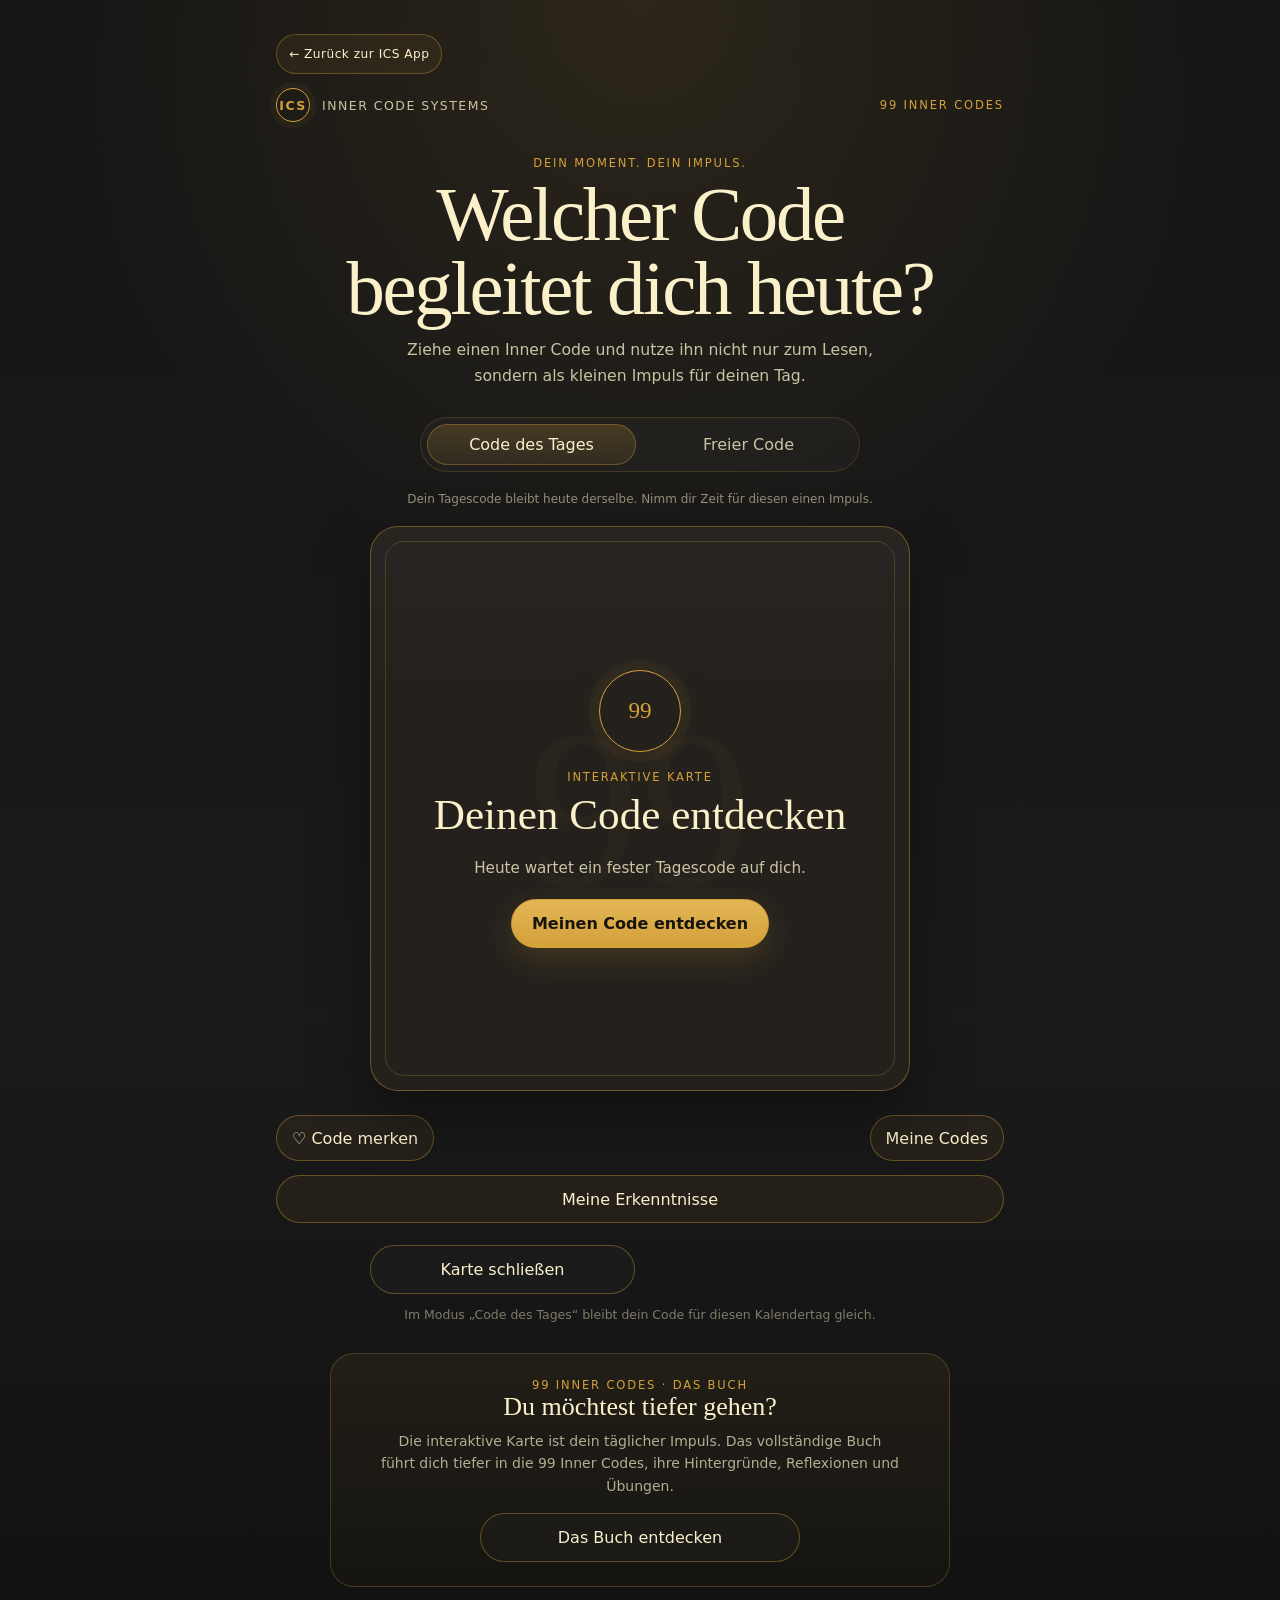
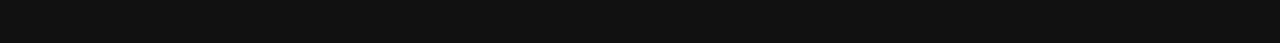
<file: 99-inner-codes.html>
<!DOCTYPE html>
<html lang="de">
<head>
<!--
ICS 99 INNER CODES · V6 MASTER
Nummer + Titel + Bereich synchronisiert mit dem vierteiligen Buch-Inhaltsverzeichnis.
01–25 ERKENNEN · 26–50 HEILEN · 51–75 GESTALTEN · 76–99 VERKÖRPERN
Impuls / Reflexion / Handlung bleiben vorerst vorhandene Prototyptexte.
-->

  <meta charset="UTF-8" />
  <meta name="viewport" content="width=device-width, initial-scale=1.0" />
  <title>99 Inner Codes – Inner Code Systems</title>
  <meta name="theme-color" content="#1A1A1A" />
  <style>
    :root {
      --black: #1A1A1A;
      --black-soft: #24211d;
      --gold: #D4A03A;
      --gold-soft: rgba(212,160,58,.18);
      --cream: #FAF1CB;
      --cream-soft: rgba(250,241,203,.78);
      --line: rgba(212,160,58,.38);
      --shadow: 0 24px 60px rgba(0,0,0,.38);
      --radius-xl: 28px;
      --radius-lg: 22px;
      --radius-md: 16px;
    }

    * { box-sizing: border-box; }

    html { scroll-behavior: smooth; }

    body {
      margin: 0;
      min-height: 100vh;
      font-family: Inter, ui-sans-serif, system-ui, -apple-system, BlinkMacSystemFont, "Segoe UI", sans-serif;
      color: var(--cream);
      background:
        radial-gradient(circle at top, rgba(212,160,58,.12), transparent 34%),
        linear-gradient(180deg, #151515 0%, var(--black) 62%, #111 100%);
    }

    button, textarea { font: inherit; }

    .shell {
      width: min(100%, 760px);
      margin: 0 auto;
      padding: 22px 16px 56px;
    }

    .brand {
      display: flex;
      align-items: center;
      justify-content: space-between;
      gap: 14px;
      margin-bottom: 34px;
    }

    .brand-mark {
      display: flex;
      align-items: center;
      gap: 12px;
      letter-spacing: .12em;
      text-transform: uppercase;
      font-size: .78rem;
      color: var(--cream-soft);
    }

    .brand-dot {
      width: 34px;
      height: 34px;
      border: 1px solid var(--gold);
      border-radius: 50%;
      display: grid;
      place-items: center;
      color: var(--gold);
      font-weight: 700;
      box-shadow: 0 0 0 6px rgba(212,160,58,.05);
    }

    .mini-label {
      font-size: .72rem;
      text-transform: uppercase;
      letter-spacing: .16em;
      color: var(--gold);
    }

    .hero {
      text-align: center;
      margin: 0 auto 28px;
      max-width: 620px;
    }

    .hero h1 {
      margin: 8px 0 12px;
      font-family: Georgia, "Times New Roman", serif;
      font-weight: 500;
      font-size: clamp(2.25rem, 8vw, 4.8rem);
      line-height: .96;
      letter-spacing: -.03em;
    }

    .hero p {
      margin: 0 auto;
      max-width: 520px;
      color: var(--cream-soft);
      line-height: 1.65;
      font-size: .98rem;
    }

    .mode-switch {
      margin: 26px auto 18px;
      display: grid;
      grid-template-columns: 1fr 1fr;
      gap: 8px;
      background: rgba(255,255,255,.025);
      border: 1px solid rgba(212,160,58,.18);
      border-radius: 999px;
      padding: 6px;
      max-width: 440px;
    }

    .mode-btn {
      border: 0;
      color: var(--cream-soft);
      background: transparent;
      padding: 11px 14px;
      border-radius: 999px;
      cursor: pointer;
      transition: .25s ease;
    }

    .mode-btn.active {
      background: linear-gradient(180deg, rgba(212,160,58,.2), rgba(212,160,58,.09));
      color: var(--cream);
      box-shadow: inset 0 0 0 1px rgba(212,160,58,.35);
    }

    .card-wrap {
      perspective: 1800px;
      margin: 18px auto 24px;
      max-width: 540px;
    }

    .code-card {
      position: relative;
      min-height: 650px;
      transform-style: preserve-3d;
      transition: transform .9s cubic-bezier(.22,.78,.22,1);
    }

    .code-card.flipped { transform: rotateY(180deg); }

    /* Mobile Fix – verhindert spiegelverkehrte Kartenrückseite */
.face {
  -webkit-backface-visibility: hidden;
  backface-visibility: hidden;
  -webkit-transform-style: preserve-3d;
  transform-style: preserve-3d;
}

.front {
  -webkit-transform: rotateY(0deg);
  transform: rotateY(0deg);
}

.back {
  -webkit-transform: rotateY(180deg);
  transform: rotateY(180deg);
}

.code-card {
  -webkit-transform-style: preserve-3d;
  transform-style: preserve-3d;
}

.code-card.flipped {
  -webkit-transform: rotateY(180deg);
  transform: rotateY(180deg);
}

    .face {
      position: absolute;
      inset: 0;
      backface-visibility: hidden;
      border-radius: var(--radius-xl);
      overflow: hidden;
      border: 1px solid rgba(212,160,58,.4);
      background:
        linear-gradient(180deg, rgba(255,255,255,.018), transparent 30%),
        var(--black-soft);
      box-shadow: var(--shadow);
    }

    .face::before {
      content: "";
      position: absolute;
      inset: 14px;
      border: 1px solid rgba(212,160,58,.23);
      border-radius: calc(var(--radius-xl) - 9px);
      pointer-events: none;
    }

    .front {
      display: grid;
      place-items: center;
      padding: 36px;
      text-align: center;
    }

    .front::after {
      content: "99";
      position: absolute;
      font-family: Georgia, serif;
      font-size: 14rem;
      line-height: 1;
      color: rgba(212,160,58,.035);
      z-index: 0;
    }

    .front-content {
      position: relative;
      z-index: 1;
      display: flex;
      min-height: 420px;
      flex-direction: column;
      align-items: center;
      justify-content: center;
      gap: 18px;
    }

    .sigil {
      width: 82px;
      height: 82px;
      border: 1px solid var(--gold);
      border-radius: 50%;
      display: grid;
      place-items: center;
      font-family: Georgia, serif;
      font-size: 1.45rem;
      color: var(--gold);
      box-shadow: 0 0 0 10px rgba(212,160,58,.045), 0 0 35px rgba(212,160,58,.08);
    }

    .front h2 {
      margin: 8px 0 0;
      font-family: Georgia, serif;
      font-size: clamp(1.8rem, 6vw, 2.7rem);
      font-weight: 500;
      line-height: 1.08;
    }

    .front p {
      margin: 0;
      max-width: 340px;
      color: var(--cream-soft);
      line-height: 1.6;
      font-size: .95rem;
    }

    .primary-btn,
    .secondary-btn {
      border-radius: 999px;
      padding: 14px 20px;
      cursor: pointer;
      transition: transform .22s ease, box-shadow .22s ease, background .22s ease;
    }

    .primary-btn {
      border: 1px solid var(--gold);
      color: #17130d;
      background: linear-gradient(180deg, #e2b656, var(--gold));
      font-weight: 700;
      box-shadow: 0 10px 30px rgba(212,160,58,.18);
    }

    .secondary-btn {
      border: 1px solid rgba(212,160,58,.38);
      color: var(--cream);
      background: rgba(255,255,255,.02);
    }

    .primary-btn:active,
    .secondary-btn:active { transform: scale(.98); }

    .secondary-btn:disabled { opacity: .42; cursor: default; }

    .back {
      transform: rotateY(180deg);
      padding: 32px 24px 28px;
      overflow-y: auto;
    }

    .card-topline {
      display: flex;
      align-items: center;
      justify-content: space-between;
      gap: 12px;
      margin-bottom: 26px;
      position: relative;
      z-index: 1;
    }

    .code-no {
      color: var(--gold);
      font-size: .72rem;
      letter-spacing: .16em;
      text-transform: uppercase;
    }

    .today-chip {
      border: 1px solid rgba(212,160,58,.24);
      color: var(--cream-soft);
      border-radius: 999px;
      padding: 7px 10px;
      font-size: .73rem;
      background: rgba(255,255,255,.018);
    }

    .code-title {
      position: relative;
      z-index: 1;
      margin: 0 0 8px;
      font-family: Georgia, serif;
      font-size: clamp(2rem, 8vw, 3.5rem);
      line-height: .98;
      font-weight: 500;
    }

    .code-kicker {
      position: relative;
      z-index: 1;
      margin: 0 0 22px;
      color: var(--cream-soft);
      line-height: 1.6;
    }

    .accordion {
      position: relative;
      z-index: 1;
      display: grid;
      gap: 10px;
    }

    details {
      border: 1px solid rgba(212,160,58,.22);
      border-radius: var(--radius-md);
      background: rgba(255,255,255,.018);
      overflow: hidden;
    }

    summary {
      list-style: none;
      cursor: pointer;
      padding: 16px 17px;
      display: flex;
      justify-content: space-between;
      gap: 16px;
      align-items: center;
      font-weight: 650;
    }

    summary::-webkit-details-marker { display: none; }

    summary::after {
      content: "+";
      color: var(--gold);
      font-size: 1.25rem;
      font-weight: 400;
    }

    details[open] summary::after { content: "–"; }

    summary b {
      color: var(--gold);
      font-size: .72rem;
      letter-spacing: .12em;
    }

    .open-hint {
      margin-left: auto;
      color: var(--muted);
      font-size: .72rem;
      font-weight: 500;
      letter-spacing: .04em;
    }

    details[open] .open-hint {
      color: var(--gold);
    }

    .detail-body {
      padding: 0 17px 17px;
      color: var(--cream-soft);
      line-height: 1.66;
      font-size: .95rem;
    }

    .reflection {
      position: relative;
      z-index: 1;
      margin-top: 14px;
      padding-top: 18px;
      border-top: 1px solid rgba(212,160,58,.16);
    }

    .reflection label {
      display: block;
      margin-bottom: 9px;
      color: var(--cream);
      font-size: .92rem;
      font-weight: 650;
    }

    textarea {
      width: 100%;
      min-height: 98px;
      resize: vertical;
      border-radius: 14px;
      border: 1px solid rgba(212,160,58,.22);
      background: rgba(0,0,0,.16);
      color: var(--cream);
      padding: 14px;
      outline: none;
    }

    textarea::placeholder { color: rgba(250,241,203,.35); }

    .actions {
      display: grid;
      grid-template-columns: 1fr;
      gap: 10px;
      max-width: 540px;
      margin: 22px auto 0;
    }

    .hint {
      text-align: center;
      color: rgba(250,241,203,.46);
      font-size: .78rem;
      line-height: 1.5;
      margin: 12px auto 0;
      max-width: 520px;
    }

    .book-cta {
      margin: 42px auto 0;
      max-width: 620px;
      border-top: 1px solid rgba(212,160,58,.16);
      padding-top: 34px;
      text-align: center;
    }

    .book-cta h3 {
      margin: 7px 0 9px;
      font-family: Georgia, serif;
      font-size: 1.8rem;
      font-weight: 500;
    }

    .book-cta p {
      color: var(--cream-soft);
      line-height: 1.65;
      max-width: 520px;
      margin: 0 auto 18px;
    }

    .book-link {
      display: inline-flex;
      align-items: center;
      justify-content: center;
      gap: 8px;
      text-decoration: none;
      color: var(--gold);
      border-bottom: 1px solid rgba(212,160,58,.46);
      padding: 6px 0;
      font-weight: 650;
    }

    .book-link[aria-disabled="true"] {
      opacity: .62;
      pointer-events: none;
    }

    @media (min-width: 640px) {
      .shell { padding-top: 34px; }
      .actions { grid-template-columns: 1fr 1fr; }
      .back { padding: 36px 34px 32px; }
      .code-card { min-height: 565px; }
    }

    @media (prefers-reduced-motion: reduce) {
      * { scroll-behavior: auto !important; }
      .code-card { transition: none; }
    }
  
    /* V5 mobile flip reliability */
    .code-card .front {
      pointer-events: auto;
    }
    .code-card .back {
      pointer-events: none;
    }
    .code-card.flipped .front {
      pointer-events: none;
    }
    .code-card.flipped .back {
      pointer-events: auto;
    }
    .primary-btn, .secondary-btn, .mode-btn, summary {
      touch-action: manipulation;
      -webkit-tap-highlight-color: rgba(212,160,58,.14);
    }

  
    /* V7 – direkte Code-Navigation */
    .code-nav {
      display: grid;
      grid-template-columns: 1fr auto 1fr;
      align-items: center;
      gap: 10px;
      margin: 18px 0 4px;
      padding: 10px;
      border: 1px solid rgba(212,160,58,.28);
      border-radius: 999px;
      background: rgba(10,10,9,.28);
    }
    .code-nav { display: grid; }
    .code-nav button {
      min-height: 46px;
      border: 0;
      background: transparent;
      color: var(--cream);
      font: inherit;
      cursor: pointer;
      touch-action: manipulation;
      -webkit-tap-highlight-color: rgba(212,160,58,.14);
    }
    .code-nav button:first-child { text-align: left; }
    .code-nav button:last-child { text-align: right; }
    .code-nav .counter {
      color: var(--gold);
      font-size: 13px;
      letter-spacing: .14em;
      white-space: nowrap;
    }
    @media (max-width: 430px) {
      .code-nav { gap: 4px; padding: 8px 10px; }
      .code-nav button { font-size: 13px; }
      .code-nav .counter { font-size: 12px; }
    }

  
    .code-nav {
      margin: 18px 0 10px;
    }

  
    /* V15 – Favoriten */
    .favorite-bar {
      display: flex;
      gap: 10px;
      align-items: center;
      justify-content: space-between;
      margin: 14px 0 4px;
    }
    .favorite-btn, .favorites-toggle {
      min-height: 46px;
      border-radius: 999px;
      border: 1px solid rgba(212,160,58,.38);
      background: rgba(212,160,58,.07);
      color: var(--cream);
      padding: 10px 15px;
      font: inherit;
      cursor: pointer;
      touch-action: manipulation;
    }
    .favorite-btn.is-favorite {
      color: var(--gold);
      background: rgba(212,160,58,.14);
    }
    .favorites-panel {
      display: none;
      margin: 12px 0 6px;
      padding: 14px;
      border: 1px solid rgba(212,160,58,.24);
      border-radius: 18px;
      background: rgba(10,10,9,.32);
    }
    .favorites-panel.open { display: block; }
    .favorites-panel h3 {
      margin: 0 0 10px;
      color: var(--gold);
      font-size: 14px;
      letter-spacing: .08em;
      text-transform: uppercase;
    }
    .favorite-list {
      display: grid;
      gap: 8px;
    }
    .favorite-item {
      width: 100%;
      min-height: 44px;
      text-align: left;
      border-radius: 14px;
      border: 1px solid rgba(212,160,58,.22);
      background: rgba(255,255,255,.025);
      color: var(--cream);
      padding: 10px 12px;
      font: inherit;
      cursor: pointer;
    }
    .favorite-empty {
      margin: 0;
      color: rgba(250,241,203,.62);
      font-size: 13px;
    }

  
    /* WEBSITE MASTER V1 */
    body.website-master.daily-active .code-nav {
      display: none !important;
    }
    body.website-master.daily-active #newBtn {
      display: none !important;
    }
    body.website-master.random-active .code-nav {
      display: grid;
    }
    .website-note {
      margin: 12px auto 0;
      max-width: 580px;
      text-align: center;
      color: rgba(250,241,203,.55);
      font-size: 12px;
      line-height: 1.5;
    }
    .book-cta {
      margin-top: 28px;
      padding: 24px 20px;
      border: 1px solid rgba(212,160,58,.26);
      border-radius: 24px;
      text-align: center;
      background: linear-gradient(180deg, rgba(212,160,58,.07), rgba(212,160,58,.02));
    }
    .book-cta h3 {
      margin: 0 0 8px;
      font-family: Georgia, "Times New Roman", serif;
      font-size: 26px;
      font-weight: 500;
      color: var(--cream);
    }
    .book-cta p {
      margin: 0 auto 16px;
      max-width: 520px;
      color: rgba(250,241,203,.68);
      font-size: 14px;
      line-height: 1.6;
    }
    .book-cta .secondary-btn {
      width: 100%;
      max-width: 320px;
    }

  
.takeaway-box{margin-top:16px;padding:16px;border:1px solid rgba(212,160,58,.28);border-radius:18px;background:rgba(212,160,58,.045)}
.takeaway-box label{display:block;margin-bottom:8px;color:var(--gold);font-size:12px;font-weight:700;letter-spacing:.08em;text-transform:uppercase}
.takeaway-box textarea{width:100%;min-height:92px;resize:vertical;border-radius:14px;border:1px solid rgba(212,160,58,.28);background:rgba(0,0,0,.22);color:var(--cream);padding:12px 13px;font:inherit;line-height:1.5;outline:none}
.takeaway-box textarea:focus{border-color:rgba(212,160,58,.65);box-shadow:0 0 0 3px rgba(212,160,58,.08)}
.takeaway-actions{display:flex;gap:9px;align-items:center;margin-top:10px;flex-wrap:wrap}
.save-takeaway{min-height:44px;border-radius:999px;border:1px solid rgba(212,160,58,.42);background:rgba(212,160,58,.12);color:var(--cream);padding:9px 15px;font:inherit;cursor:pointer;touch-action:manipulation}
.save-state{color:rgba(250,241,203,.58);font-size:12px}


/* ERLEBNIS V3 – Meine Erkenntnisse */
.insights-wrap{margin:14px 0 6px}
.insights-toggle{width:100%;min-height:48px;border-radius:999px;border:1px solid rgba(212,160,58,.38);background:rgba(212,160,58,.07);color:var(--cream);padding:10px 15px;font:inherit;cursor:pointer;touch-action:manipulation}
.insights-panel{display:none;margin-top:12px;padding:15px;border:1px solid rgba(212,160,58,.24);border-radius:18px;background:rgba(10,10,9,.32)}
.insights-panel.open{display:block}
.insights-head{display:flex;justify-content:space-between;gap:12px;align-items:center;margin-bottom:10px}
.insights-head h3{margin:0;color:var(--gold);font-size:14px;letter-spacing:.08em;text-transform:uppercase}
.insights-count{font-size:12px;color:rgba(250,241,203,.55)}
.insights-list{display:grid;gap:10px}
.insight-item{padding:12px;border:1px solid rgba(212,160,58,.2);border-radius:15px;background:rgba(255,255,255,.025)}
.insight-meta{font-size:11px;color:var(--gold);letter-spacing:.05em;text-transform:uppercase;margin-bottom:6px}
.insight-text{margin:0;color:rgba(250,241,203,.86);font-size:13px;line-height:1.55;white-space:pre-wrap}
.insight-actions{display:flex;gap:8px;margin-top:10px}
.insight-open,.insight-delete{min-height:38px;border-radius:999px;padding:7px 11px;font:inherit;font-size:12px;cursor:pointer}
.insight-open{border:1px solid rgba(212,160,58,.3);background:rgba(212,160,58,.08);color:var(--cream)}
.insight-delete{border:1px solid rgba(250,241,203,.14);background:transparent;color:rgba(250,241,203,.58)}
.insights-empty{margin:0;color:rgba(250,241,203,.6);font-size:13px;line-height:1.5}


/* ERLEBNIS V4 – Sticky Code-Kontext */
.sticky-code-context{
  position:fixed;top:0;left:0;right:0;z-index:999;display:none;
  align-items:center;justify-content:center;min-height:42px;padding:8px 14px;
  background:rgba(20,19,17,.94);backdrop-filter:blur(10px);
  -webkit-backdrop-filter:blur(10px);border-bottom:1px solid rgba(212,160,58,.28);
  color:var(--cream);box-shadow:0 8px 24px rgba(0,0,0,.18)
}
.sticky-code-context.visible{display:flex}
.sticky-code-context .sticky-inner{
  width:min(100%,720px);display:flex;align-items:center;justify-content:center;
  gap:8px;font-size:12px;letter-spacing:.05em;white-space:nowrap
}
.sticky-code-context .sticky-code{color:var(--gold);font-weight:700}
.sticky-code-context .sticky-sep{color:rgba(250,241,203,.35)}
.sticky-code-context .sticky-area{color:rgba(250,241,203,.72)}
.takeaway-context{margin-bottom:10px;display:flex;flex-wrap:wrap;gap:8px;align-items:center}
.takeaway-context .context-code{color:var(--gold);font-size:12px;font-weight:700;letter-spacing:.08em;text-transform:uppercase}
.takeaway-context .context-area{padding:5px 9px;border-radius:999px;border:1px solid rgba(212,160,58,.28);color:rgba(250,241,203,.72);font-size:11px;letter-spacing:.06em;text-transform:uppercase}
body.sticky-visible{padding-top:42px}


/* ERLEBNIS V5 – Zieh-Moment */
.draw-ritual{
  position:fixed;inset:0;z-index:2000;display:flex;align-items:center;justify-content:center;
  padding:24px;background:rgba(12,11,10,.92);backdrop-filter:blur(12px);
  -webkit-backdrop-filter:blur(12px);opacity:0;pointer-events:none;transition:opacity .28s ease
}
.draw-ritual.show{opacity:1;pointer-events:auto}
.draw-ritual-inner{text-align:center;max-width:420px;width:100%}
.draw-orbit{
  width:138px;height:138px;margin:0 auto 24px;border-radius:50%;
  border:1px solid rgba(212,160,58,.5);position:relative;
  box-shadow:0 0 50px rgba(212,160,58,.12),inset 0 0 30px rgba(212,160,58,.05);
  animation:ritualPulse 1.15s ease-in-out infinite alternate
}
.draw-orbit:before,.draw-orbit:after{
  content:"";position:absolute;border-radius:50%;border:1px solid rgba(212,160,58,.22)
}
.draw-orbit:before{inset:12px;animation:ritualSpin 2.6s linear infinite}
.draw-orbit:after{inset:28px;border-color:rgba(250,241,203,.16)}
.draw-symbol{
  position:absolute;inset:0;display:flex;align-items:center;justify-content:center;
  color:var(--gold);font-family:Georgia,"Times New Roman",serif;font-size:34px
}
.draw-kicker{color:var(--gold);font-size:12px;letter-spacing:.22em;text-transform:uppercase;margin-bottom:10px}
.draw-title{margin:0;color:var(--cream);font-family:Georgia,"Times New Roman",serif;font-size:34px;font-weight:500;line-height:1.12}
.draw-sub{margin:12px auto 0;color:rgba(250,241,203,.62);font-size:14px;line-height:1.6}
@keyframes ritualPulse{from{transform:scale(.96);box-shadow:0 0 28px rgba(212,160,58,.08)}to{transform:scale(1.03);box-shadow:0 0 64px rgba(212,160,58,.2)}}
@keyframes ritualSpin{to{transform:rotate(360deg)}}
@media (prefers-reduced-motion:reduce){
  .draw-orbit,.draw-orbit:before{animation:none}
  .draw-ritual{transition:none}
}


/* V5.1 – Herkunft des gezogenen Codes */
.draw-origin{
  margin:10px auto 0;
  color:rgba(212,160,58,.78);
  font-size:11px;
  letter-spacing:.10em;
  text-transform:uppercase;
  text-align:center;
}


    /* ICS App integration */
    .app-back-link {
      display:inline-flex;align-items:center;justify-content:center;gap:7px;
      min-height:40px;padding:8px 12px;border-radius:999px;
      border:1px solid rgba(212,160,58,.34);color:var(--cream);
      background:rgba(212,160,58,.07);text-decoration:none;font-size:.76rem;
      letter-spacing:.04em;white-space:nowrap;transition:.22s ease;
    }
    .app-back-link:hover,.app-back-link:focus-visible {
      border-color:rgba(212,160,58,.72);background:rgba(212,160,58,.13);
    }
    @media(max-width:430px){
      .brand{align-items:flex-start}.brand-mark{gap:8px;font-size:.68rem}.mini-label{font-size:.62rem}
      .app-back-link{font-size:.7rem;padding:8px 10px}
    }

</style>
</head>
<body class="website-master daily-active">
  <div class="draw-ritual" id="drawRitual" aria-hidden="true">
    <div class="draw-ritual-inner">
      <div class="draw-orbit"><div class="draw-symbol">99</div></div>
      <div class="draw-kicker" id="drawKicker">DEIN MOMENT</div>
      <h2 class="draw-title" id="drawTitle">Dein Code zeigt sich …</h2>
      <p class="draw-sub" id="drawSub">Ein kurzer Moment nur für dich.</p>
    </div>
  </div>


  <div class="sticky-code-context" id="stickyCodeContext" aria-live="polite">
    <div class="sticky-inner">
      <span class="sticky-code" id="stickyCodeText">CODE 01 · BEWUSSTSEIN</span>
      <span class="sticky-sep">·</span>
      <span class="sticky-area" id="stickyAreaText">ERKENNEN</span>
    </div>
  </div>

<main class="shell">
    <div style="margin-bottom:14px">
      <a
        class="app-back-link"
        id="backToIcsApp"
        href="index.html"
        aria-label="Zurück zur ICS App"
      >
        ← Zurück zur ICS App
      </a>
    </div>

    <header class="brand">
      
      <div class="brand-mark">
        <div class="brand-dot">ICS</div>
        <span>Inner Code Systems</span>
      </div>
      <div class="mini-label">99 Inner Codes</div>
    </header>

    <section class="hero">
      <div class="mini-label">Dein Moment. Dein Impuls.</div>
      <h1>Welcher Code begleitet dich heute?</h1>
      <p>
        Ziehe einen Inner Code und nutze ihn nicht nur zum Lesen, sondern als kleinen Impuls für deinen Tag.
      </p>
    </section>

    <div class="mode-switch" aria-label="Ziehmodus auswählen">
      <button class="mode-btn active" id="dailyMode" type="button">Code des Tages</button>
      <button class="mode-btn" id="randomMode" type="button">Freier Code</button>
    </div>
    <p class="website-note" id="modeNote">
      Dein Tagescode bleibt heute derselbe. Nimm dir Zeit für diesen einen Impuls.
    </p>

    <section class="card-wrap" aria-live="polite">
      <article class="code-card" id="codeCard">
        <div class="face front">
          <div class="front-content">
            <div class="sigil">99</div>
            <div>
              <div class="mini-label">Interaktive Karte</div>
              <h2>Deinen Code entdecken</h2>
            </div>
            <p id="frontCopy">Heute wartet ein fester Tagescode auf dich.</p>
            <button class="primary-btn" id="drawBtn" type="button">Meinen Code entdecken</button>
          </div>
        </div>

        <div class="face back">
          <div class="card-topline">
            <div class="code-no" id="codeNumber">Code 01</div>
            <div class="today-chip" id="modeChip">Dein Tagescode</div>
          </div>

          <h2 class="code-title" id="codeTitle">BEWUSSTSEIN</h2>
          <p class="code-kicker" id="codeKicker">Der Anfang jeder Veränderung.</p>

          <div class="accordion">
            <details>
              <summary><span><b>01</b> &nbsp; Impuls</span><span class="open-hint">öffnen</span></summary>
              <div class="detail-body" id="impulseText">Bewusstsein zeigt sich in den kleinen Momenten. Im Zuhören. Im Beobachten. Im Innehalten. Es bedeutet, präsent zu sein und deine Aufmerksamkeit bewusst zu lenken. Je öfter du bewusst wahrnimmst, desto mehr gestaltest du dein Leben – statt von ihm gesteuert zu werden.</div>
            </details>

            <details>
              <summary><span><b>02</b> &nbsp; Reflexion</span><span class="open-hint">öffnen</span></summary>
              <div class="detail-body" id="questionText">Welche Entscheidungen treffe ich aus Bewusstsein – und welche aus Gewohnheit?</div>
            </details>

            <details>
              <summary><span><b>03</b> &nbsp; Handlung</span><span class="open-hint">öffnen</span></summary>
              <div class="detail-body" id="actionText">Sei heute achtsam in allem, was du tust. Hinterfrage eine automatische Reaktion und wähle einmal ganz bewusst – nicht aus Gewohnheit.</div>
            </details>
          </div>

          <div class="reflection">
            <label for="takeaway">Was nimmst du heute mit?</label>
            <textarea id="takeaway" placeholder="Ein Satz für dich …"></textarea>
          </div>
        
          <section class="takeaway-box" id="takeawayBox">

            <div class="takeaway-context">
              <span class="context-code" id="takeawayCodeContext">CODE 01 · BEWUSSTSEIN</span>
              <span class="context-area" id="takeawayAreaContext">ERKENNEN</span>
            </div>

            <label for="takeawayInput">Was nimmst du heute mit?</label>
            <textarea id="takeawayInput" maxlength="500" placeholder="Schreib deinen persönlichen Satz zu diesem Code …"></textarea>
            <div class="takeaway-actions">
              <button class="save-takeaway" id="saveTakeawayBtn" type="button">Für heute speichern</button>
              <span class="save-state" id="takeawayState" aria-live="polite"></span>
            </div>
          </section>
</div>
      </article>
    </section>

    
    <div class="favorite-bar" id="favoriteBar">
      <button type="button" class="favorite-btn" id="favoriteBtn">♡ Code merken</button>
      <button type="button" class="favorites-toggle" id="favoritesToggle">Meine Codes</button>
    </div>
    <section class="favorites-panel" id="favoritesPanel" aria-label="Meine gespeicherten Codes">
      <h3>Meine Codes</h3>
      <div class="favorite-list" id="favoriteList"></div>
    </section>
    <section class="insights-wrap" aria-label="Meine Erkenntnisse">
      <button type="button" class="insights-toggle" id="insightsToggle">Meine Erkenntnisse</button>
      <div class="insights-panel" id="insightsPanel">
        <div class="insights-head">
          <h3>Meine Erkenntnisse</h3>
          <span class="insights-count" id="insightsCount"></span>
        </div>
        <div class="insights-list" id="insightsList"></div>
      </div>
    </section>


    <nav class="code-nav" id="codeNav" aria-label="Inner Code Navigation">
            <button type="button" id="prevCode" aria-label="Vorheriger Code">← <span id="prevLabel">Code 01</span></button>
            <span class="counter" id="codeCounter">01 / 02</span>
            <button type="button" id="nextCode" aria-label="Nächster Code"><span id="nextLabel">Code 02</span> →</button>
          </nav>

    <div class="actions">
      <button class="secondary-btn" id="backBtn" type="button">Karte schließen</button>
<button class="secondary-btn" id="newBtn" type="button" title="Neuen Code ziehen">Neuen Code ziehen</button>
    </div>
    <p class="hint" id="hintText">
      Im Modus „Code des Tages“ bleibt dein Code für diesen Kalendertag gleich.
    </p>
  
    <section class="book-cta">
      <div class="mini-label">99 Inner Codes · Das Buch</div>
      <h3>Du möchtest tiefer gehen?</h3>
      <p>
        Die interaktive Karte ist dein täglicher Impuls. Das vollständige Buch führt dich tiefer
        in die 99 Inner Codes, ihre Hintergründe, Reflexionen und Übungen.
      </p>
      <button class="secondary-btn" type="button" id="bookBtn">Das Buch entdecken</button>
    </section>

  </main>

  <script>
    // Nur echte, bereits vorhandene Codes eintragen.
    // Fehlende Texte bleiben bewusst als Platzhalter markiert.
    // Website Master V1: Inhalte zusätzlich separat in 99-inner-codes-data-v1.json.
    const backToIcsApp = document.getElementById('backToIcsApp');

backToIcsApp?.addEventListener('click', (event) => {
  const returnView = sessionStorage.getItem('ICS_RETURN_VIEW');

  if (returnView === 'innercode') {
    event.preventDefault();
    sessionStorage.removeItem('ICS_RETURN_VIEW');
    window.location.href = 'index.html?return=innercode';
  }
});
    
    const codes = [
      {
        number: 1,
        title: "BEWUSSTSEIN",
        kicker: "Der Anfang jeder Veränderung.",
        impulse: "Bewusstsein zeigt sich in den kleinen Momenten. Im Zuhören. Im Beobachten. Im Innehalten. Es bedeutet, präsent zu sein und deine Aufmerksamkeit bewusst zu lenken.",
        question: "Welche Entscheidungen treffe ich aus Bewusstsein – und welche aus Gewohnheit?",
        action: "Beobachte heute eine automatische Reaktion. Halte einen Moment inne und wähle einmal bewusst, statt nur aus Gewohnheit zu handeln."
      },
      {
        number: 2,
        title: "WAHRHEIT",
        kicker: "Wahrheit schafft Klarheit. Klarheit schafft Freiheit.",
        impulse: "Wahrheit beginnt bei dir selbst. Je ehrlicher du zu dir bist, desto klarer wird dein Weg und desto leichter wird dein Leben.",
        question: "Was ist für mich wirklich wahr – unabhängig von den Meinungen anderer?",
        action: "Wähle heute eine kleine, ehrliche Handlung, die dich deiner Wahrheit näher bringt. Sei du – in einem Moment."
      },
      {
        number: 3,
        title: "SELBSTBILD",
        kicker: "Die Geschichte, die du über dich selbst erzählst.",
        impulse: "Dein Selbstbild beeinflusst, was du dir zutraust, wie du Entscheidungen triffst und was du für möglich hältst. Nicht jede Geschichte über dich ist noch wahr.",
        question: "Welche Geschichte erzähle ich über mich selbst – und möchte ich sie heute noch glauben?",
        action: "Beobachte heute einen Satz, den du innerlich über dich sagst. Frage dich: Ist das eine Tatsache – oder eine alte Geschichte?",
        status: "Arbeitsentwurf – finaler Buchabgleich folgt"
      },
      {
        number: 4,
        title: "MUSTER",
        kicker: "Was sich wiederholt, will gesehen werden.",
        impulse: "Muster entstehen durch Wiederholung. Manche schützen dich, manche begrenzen dich. Veränderung beginnt dort, wo du erkennst, was automatisch abläuft.",
        question: "Welches Muster wiederholt sich gerade in meinem Leben – und was löst es immer wieder aus?",
        action: "Beobachte heute einen Moment, in dem du automatisch reagierst. Halte kurz inne und frage dich: Was würde ich tun, wenn ich dieses Muster heute nicht wiederholen müsste?",
        status: "Arbeitsentwurf – finaler Buchabgleich folgt"
      },
      {
        number: 5,
        title: "GLAUBENSSÄTZE",
        kicker: "Was du glaubst, bestimmt, was du für möglich hältst.",
        impulse: "Glaubenssätze wirken oft leise im Hintergrund. Sie beeinflussen, wie du dich siehst, was du erwartest und welche Möglichkeiten du überhaupt wahrnimmst.",
        question: "Welcher Satz über mich oder mein Leben beeinflusst mich gerade besonders stark?",
        action: "Achte heute auf einen inneren Satz, der mit „Ich bin“, „Ich kann nicht“ oder „Das geht bei mir nicht“ beginnt. Prüfe bewusst: Ist das wirklich wahr – oder nur oft gedacht?",
        status: "Arbeitsentwurf – finaler Buchabgleich folgt"
      },
      {
        number: 6,
        title: "GEDANKEN",
        kicker: "Gedanken sind nicht nur Worte. Sie lenken deine Aufmerksamkeit.",
        impulse: "Gedanken kommen oft automatisch. Doch du musst nicht jedem Gedanken folgen. Sobald du bemerkst, was in dir denkt, entsteht Raum für eine neue Wahl.",
        question: "Welcher Gedanke begleitet mich heute immer wieder – und wohin führt er meine Aufmerksamkeit?",
        action: "Beobachte heute einen wiederkehrenden Gedanken. Unterbrich ihn für einen Moment und richte deine Aufmerksamkeit bewusst auf etwas, das dir Klarheit oder Ruhe gibt.",
        status: "Arbeitsentwurf – finaler Buchabgleich folgt"
      },
      {
        number: 7,
        title: "SPRACHE",
        kicker: "Deine Worte formen die Beziehung zu dir und deiner Welt.",
        impulse: "Sprache macht sichtbar, wie du über dich, andere und dein Leben denkst. Worte können begrenzen – oder neue Möglichkeiten öffnen.",
        question: "Welche Worte benutze ich immer wieder über mich selbst – und welche Wirkung haben sie auf mich?",
        action: "Achte heute bewusst auf einen Satz, den du häufig sagst. Formuliere ihn einmal so neu, dass er klar, ehrlich und zugleich stärkend ist.",
        status: "Arbeitsentwurf – finaler Buchabgleich folgt"
      },
      {
        number: 8,
        title: "AUFMERKSAMKEIT",
        kicker: "Wohin deine Aufmerksamkeit geht, dorthin fließt deine Energie.",
        impulse: "Deine Aufmerksamkeit entscheidet, was in deinem Erleben größer wird. Was du immer wieder fokussierst, bekommt Bedeutung, Energie und Raum.",
        question: "Womit füttere ich heute meine Aufmerksamkeit – und tut mir das wirklich gut?",
        action: "Wähle heute bewusst einen Moment, in dem du deine Aufmerksamkeit neu ausrichtest. Weg von Ablenkung oder Sorge – hin zu dem, was dir wirklich wichtig ist.",
        status: "Arbeitsentwurf – finaler Buchabgleich folgt"
      },
      {
        number: 9,
        title: "INTUITION",
        kicker: "Nicht jede Antwort entsteht durch Nachdenken.",
        impulse: "Intuition zeigt sich oft leise – als erstes Gefühl, klare innere Wahrnehmung oder unmittelbares Wissen, bevor der Verstand beginnt, alles zu erklären.",
        question: "Was weiß ich eigentlich schon, bevor ich beginne, es zu zerdenken?",
        action: "Achte heute bei einer kleinen Entscheidung auf deinen allerersten inneren Impuls. Nimm ihn wahr, bevor du Argumente dafür oder dagegen sammelst.",
        status: "Arbeitsentwurf – finaler Buchabgleich folgt"
      },
      {
        number: 10,
        title: "INNERE STIMME",
        kicker: "Die leise Stimme in dir braucht Raum, nicht Lautstärke.",
        impulse: "Zwischen Erwartungen, Gedanken und äußeren Stimmen gibt es eine Wahrnehmung, die nur dir gehört. Du hörst sie leichter, wenn du nicht sofort nach einer Antwort suchst.",
        question: "Welche Antwort taucht in mir auf, wenn ich für einen Moment niemandem etwas beweisen muss?",
        action: "Nimm dir heute zwei ruhige Minuten ohne Ablenkung. Stelle dir eine Frage und notiere den ersten klaren Satz, der in dir auftaucht.",
        status: "Arbeitsentwurf – finaler Buchabgleich folgt"
      },
      {
        number: 11,
        title: "KLARHEIT",
        kicker: "Klarheit entsteht, wenn das Wesentliche wieder sichtbar wird.",
        impulse: "Nicht jede offene Frage braucht mehr Denken. Manchmal entsteht Klarheit, wenn du Unwichtiges ausblendest und ehrlich benennst, worum es wirklich geht.",
        question: "Was ist in dieser Situation wirklich wesentlich?",
        action: "Schreibe heute zu einem Thema einen einzigen klaren Satz: Was ist jetzt wichtig? Streiche alles, was nicht dazugehört.",
        status: "Arbeitsentwurf – finaler Buchabgleich folgt"
      },
      {
        number: 12,
        title: "AKZEPTANZ",
        kicker: "Annehmen heißt nicht aufgeben. Es heißt sehen, was gerade ist.",
        impulse: "Solange du gegen die Realität eines Moments kämpfst, bindest du Energie. Akzeptanz schafft einen Ausgangspunkt, von dem aus Veränderung überhaupt möglich wird.",
        question: "Was versuche ich gerade innerlich wegzudrücken, obwohl es längst da ist?",
        action: "Benenne heute eine Tatsache ohne Bewertung. Sage innerlich: So ist es gerade. Entscheide erst danach, was dein nächster Schritt ist.",
        status: "Arbeitsentwurf – finaler Buchabgleich folgt"
      },
      {
        number: 13,
        title: "SELBSTVERTRAUEN",
        kicker: "Vertrauen in dich wächst durch gelebte Erfahrung.",
        impulse: "Selbstvertrauen entsteht nicht nur durch positive Gedanken. Es wächst jedes Mal, wenn du dir selbst zuhörst, eine Entscheidung triffst und erlebst, dass du deinen Weg gehen kannst.",
        question: "Wo habe ich mir bereits bewiesen, dass ich mir vertrauen kann?",
        action: "Erinnere dich heute an eine Situation, die du aus eigener Kraft gemeistert hast. Nutze diese Erinnerung für einen kleinen nächsten Schritt.",
        status: "Arbeitsentwurf – finaler Buchabgleich folgt"
      },
      {
        number: 14,
        title: "SELBSTWERT",
        kicker: "Dein Wert beginnt nicht dort, wo andere dich bestätigen.",
        impulse: "Wenn dein Wert ständig von Leistung, Anerkennung oder Zustimmung abhängt, bleibt er verhandelbar. Selbstwert beginnt mit der Entscheidung, dich nicht permanent beweisen zu müssen.",
        question: "Wo mache ich meinen Wert noch von der Reaktion anderer abhängig?",
        action: "Tu heute etwas Gutes für dich, ohne es dir vorher verdienen zu müssen und ohne dafür Anerkennung zu erwarten.",
        status: "Arbeitsentwurf – finaler Buchabgleich folgt"
      },
      {
        number: 15,
        title: "AUTHENTIZITÄT",
        kicker: "Authentisch sein heißt, innen und außen näher zusammenzubringen.",
        impulse: "Authentizität bedeutet nicht, jederzeit alles auszusprechen. Sie beginnt dort, wo dein Verhalten nicht dauerhaft gegen das gerichtet ist, was du innerlich wirklich empfindest und weißt.",
        question: "Wo passe ich mich gerade stärker an, als es mir entspricht?",
        action: "Wähle heute einen kleinen Moment, in dem du klar und respektvoll das sagst oder tust, was wirklich zu dir passt.",
        status: "Arbeitsentwurf – finaler Buchabgleich folgt"
      },
      {
        number: 16,
        title: "IDENTITÄT",
        kicker: "Du bist mehr als die Rollen, die du gelernt hast zu erfüllen.",
        impulse: "Identität entsteht aus Geschichten, Rollen und Erfahrungen. Manche davon tragen dich. Andere beschreiben nur eine frühere Version von dir.",
        question: "Welche Rolle halte ich noch fest, obwohl sie nicht mehr zu mir passt?",
        action: "Beobachte heute einen Satz wie „So bin ich eben“. Frage dich anschließend: Bin ich das wirklich – oder war ich das bisher?",
        status: "Arbeitsentwurf – finaler Buchabgleich folgt"
      },
      {
        number: 17,
        title: "WERTE",
        kicker: "Werte geben deinen Entscheidungen eine innere Richtung.",
        impulse: "Wenn du deine Werte kennst, musst du nicht jede Entscheidung neu erfinden. Sie werden zu einem inneren Kompass dafür, was zu dir passt und was nicht.",
        question: "Welcher Wert soll meine Entscheidungen heute bestimmen?",
        action: "Wähle einen Wert, der dir wichtig ist. Setze ihn heute in einer konkreten kleinen Handlung sichtbar um.",
        status: "Arbeitsentwurf – finaler Buchabgleich folgt"
      },
      {
        number: 18,
        title: "ENTSCHEIDUNGEN",
        kicker: "Eine Entscheidung beendet das endlose Dazwischen.",
        impulse: "Nicht jede Entscheidung braucht absolute Sicherheit. Oft entsteht der nächste Weg erst dadurch, dass du dich ausrichtest und beginnst, entsprechend zu handeln.",
        question: "Welche Entscheidung halte ich offen, obwohl ich innerlich längst eine Richtung spüre?",
        action: "Triff heute eine kleine Entscheidung bewusst und setze unmittelbar eine Handlung, die zu dieser Entscheidung passt.",
        status: "Arbeitsentwurf – finaler Buchabgleich folgt"
      },
      {
        number: 19,
        title: "FOKUS",
        kicker: "Was du bündelst, bekommt Kraft.",
        impulse: "Fokus bedeutet nicht, alles andere für immer auszuschließen. Er bedeutet, für einen bestimmten Moment zu entscheiden, was jetzt deine Aufmerksamkeit und Energie verdient.",
        question: "Was verdient heute wirklich meinen Fokus – und was darf warten?",
        action: "Wähle eine einzige wichtige Sache. Gib ihr heute 20 ungestörte Minuten, ohne zwischen anderen Aufgaben zu wechseln.",
        status: "Arbeitsentwurf – finaler Buchabgleich folgt"
      },
      {
        number: 20,
        title: "DISZIPLIN",
        kicker: "Disziplin verbindet deine Entscheidung mit deinem Alltag.",
        impulse: "Disziplin bedeutet nicht Härte gegen dich selbst. Sie bedeutet, einer bewussten Entscheidung auch dann Richtung zu geben, wenn Motivation gerade nicht verfügbar ist.",
        question: "Welche Entscheidung verdient heute meine Verbindlichkeit?",
        action: "Wähle eine kleine Handlung, die zu deinem Ziel passt, und erledige sie heute unabhängig davon, ob du gerade Lust darauf hast.",
        status: "Arbeitsentwurf – finaler Buchabgleich folgt"
      },
      {
        number: 21,
        title: "GEWOHNHEITEN",
        kicker: "Was du wiederholst, wird Teil deines Lebens.",
        impulse: "Gewohnheiten entstehen aus kleinen Wiederholungen. Nicht die einzelne große Veränderung prägt deinen Alltag, sondern das, was du immer wieder tust.",
        question: "Welche Gewohnheit stärkt die Person, die ich sein möchte – und welche hält mich im Alten?",
        action: "Verändere heute eine einzige kleine Wiederholung bewusst. Mach den gewünschten Schritt so klein, dass du ihn wirklich ausführst.",
        status: "Arbeitsentwurf – finaler Buchabgleich folgt"
      },
      {
        number: 22,
        title: "VERÄNDERUNG",
        kicker: "Veränderung beginnt, wenn du nicht mehr nur erkennst, sondern anders handelst.",
        impulse: "Erkenntnis öffnet eine Tür. Veränderung entsteht jedoch erst, wenn du beginnst, neue Erfahrungen zuzulassen und deine bisherigen Abläufe tatsächlich zu unterbrechen.",
        question: "Was weiß ich längst – aber lebe ich noch nicht?",
        action: "Setze heute einen kleinen Schritt, der sichtbar anders ist als dein bisheriges Verhalten.",
        status: "Arbeitsentwurf – finaler Buchabgleich folgt"
      },
      {
        number: 23,
        title: "LOSLASSEN",
        kicker: "Nicht alles, was einmal wichtig war, muss mit dir weitergehen.",
        impulse: "Loslassen bedeutet nicht, etwas ungeschehen zu machen. Es bedeutet, aufzuhören, deine heutige Energie dauerhaft an etwas Vergangenes zu binden.",
        question: "Was halte ich noch fest, obwohl es mir heute keine Richtung mehr gibt?",
        action: "Wähle heute eine Sache, einen Gedanken oder eine Verpflichtung, die du bewusst nicht weiter mittragen möchtest. Mach einen kleinen sichtbaren Schritt des Loslassens.",
        status: "Arbeitsentwurf – finaler Buchabgleich folgt"
      },
      {
        number: 24,
        title: "DANKBARKEIT",
        kicker: "Dankbarkeit verändert, was du im Vorhandenen wahrnimmst.",
        impulse: "Dankbarkeit bedeutet nicht, Schwieriges schönzureden. Sie erweitert deinen Blick um das, was trotz allem bereits trägt, nährt oder wertvoll ist.",
        question: "Was ist heute bereits da, das ich im Funktionieren leicht übersehe?",
        action: "Nenne heute drei konkrete Dinge, für die du dankbar bist. Bleibe bei einem davon für einen Moment bewusst stehen.",
        status: "Arbeitsentwurf – finaler Buchabgleich folgt"
      },
      {
        number: 25,
        title: "VERTRAUEN",
        kicker: "Vertrauen lässt dich gehen, bevor du den ganzen Weg sehen kannst.",
        impulse: "Du wirst nicht für jeden nächsten Schritt vollständige Sicherheit bekommen. Vertrauen heißt, mit dem zu arbeiten, was du heute weißt, und trotzdem weiterzugehen.",
        question: "Wo warte ich auf Sicherheit, obwohl eigentlich ein nächster Schritt möglich wäre?",
        action: "Setze heute einen kleinen Schritt in eine Richtung, die sich stimmig anfühlt, auch wenn noch nicht jede Antwort vorhanden ist.",
        status: "Arbeitsentwurf – finaler Buchabgleich folgt"
      },
      {
        number: 26,
        title: "HINGABE",
        kicker: "Mut beginnt nicht ohne Angst, sondern trotz Unsicherheit.",
        impulse: "Mut zeigt sich oft nicht in großen Gesten. Er entsteht in dem Moment, in dem du etwas Wichtiges tust, obwohl ein Teil von dir lieber ausweichen würde.",
        question: "Was würde ich heute tun, wenn meine Unsicherheit nicht entscheiden dürfte?",
        action: "Wähle heute eine kleine Handlung, vor der du dich bisher gedrückt hast, und gehe einen konkreten ersten Schritt.",
        status: "Arbeitsentwurf – finaler Buchabgleich folgt"
      },
      {
        number: 27,
        title: "HEILUNG",
        kicker: "Ein klares Nein kann ein tiefes Ja zu dir selbst sein.",
        impulse: "Grenzen zeigen, wofür du Verantwortung übernimmst und wofür nicht. Sie schützen nicht vor Beziehung – sie schaffen Klarheit innerhalb von Beziehung.",
        question: "Wo sage ich noch Ja, obwohl ich innerlich längst Nein meine?",
        action: "Setze heute eine kleine, respektvolle Grenze. Erkläre nicht mehr als nötig und bleibe klar bei dem, was für dich stimmt.",
        status: "Arbeitsentwurf – finaler Buchabgleich folgt"
      },
      {
        number: 28,
        title: "FRIEDEN",
        kicker: "Verantwortung beginnt dort, wo du deinen eigenen Einfluss wieder erkennst.",
        impulse: "Du kannst nicht alles kontrollieren, was geschieht. Aber du kannst entscheiden, wie du darauf antwortest und welchen Teil du selbst gestalten kannst.",
        question: "Welchen Teil dieser Situation kann ich tatsächlich beeinflussen?",
        action: "Trenne heute bewusst zwischen dem, was außerhalb deiner Kontrolle liegt, und einer Sache, für die du Verantwortung übernehmen kannst. Handle bei dieser einen Sache.",
        status: "Arbeitsentwurf – finaler Buchabgleich folgt"
      },
      {
        number: 29,
        title: "VERGEBUNG",
        kicker: "Ein anderer Blickwinkel kann dieselbe Situation verändern.",
        impulse: "Deine erste Sichtweise ist nicht immer die einzige Wahrheit. Wenn du den Blickwinkel wechselst, entstehen manchmal Möglichkeiten, die vorher unsichtbar waren.",
        question: "Wie würde ich diese Situation sehen, wenn ich sie nicht nur aus meiner bisherigen Perspektive betrachte?",
        action: "Nimm heute ein festgefahrenes Thema und formuliere drei andere mögliche Sichtweisen darauf – ohne sofort zu entscheiden, welche richtig ist.",
        status: "Arbeitsentwurf – finaler Buchabgleich folgt"
      },
      {
        number: 30,
        title: "AKZEPTANZ",
        kicker: "Annehmen schafft den Boden für echte Veränderung.",
        impulse: "Akzeptanz bedeutet nicht, dass du alles gutheißen musst. Sie bedeutet, die Realität eines Moments klar zu sehen, statt deine Kraft im Widerstand zu verlieren.",
        question: "Was darf ich heute zuerst anerkennen, bevor ich es verändern will?",
        action: "Benenne heute eine Situation so, wie sie gerade ist – ohne Bewertung. Entscheide erst danach deinen nächsten Schritt.",
        status: "Arbeitsentwurf – finaler Buchabgleich folgt"
      },
      {
        number: 31,
        title: "DANKBARKEIT",
        kicker: "Dankbarkeit öffnet deinen Blick für das, was bereits trägt.",
        impulse: "Wenn du bewusst wahrnimmst, was schon da ist, verändert sich dein innerer Fokus. Dankbarkeit ergänzt das Schwierige um das Wertvolle, das gleichzeitig existiert.",
        question: "Was trägt mich gerade, obwohl ich es im Alltag leicht übersehe?",
        action: "Nenne drei konkrete Dinge, die heute bereits gut oder wertvoll sind. Bleibe bei einem davon für einen Moment bewusst.",
        status: "Arbeitsentwurf – finaler Buchabgleich folgt"
      },
      {
        number: 32,
        title: "LIEBE",
        kicker: "Liebe beginnt nicht mit Besitz, sondern mit Verbindung.",
        impulse: "Liebe wird tiefer, wenn du nicht nur nach Bestätigung suchst, sondern wirklich wahrnimmst, was zwischen dir und einem anderen Menschen lebendig ist.",
        question: "Wo darf ich heute mehr aus Verbindung statt aus Angst reagieren?",
        action: "Zeige heute einem Menschen auf eine einfache, ehrliche Weise Wertschätzung – ohne eine bestimmte Reaktion zu erwarten.",
        status: "Arbeitsentwurf – finaler Buchabgleich folgt"
      },
      {
        number: 33,
        title: "MITGEFÜHL",
        kicker: "Mitgefühl sieht den Menschen hinter dem Verhalten.",
        impulse: "Mitgefühl bedeutet nicht, jede Handlung gutzuheißen. Es bedeutet, die Geschichte, Verletzlichkeit und Menschlichkeit hinter einer Situation mitzudenken.",
        question: "Wo urteile ich gerade schnell, obwohl ich die ganze Geschichte nicht kenne?",
        action: "Ersetze heute in einer Situation ein spontanes Urteil durch die Frage: Was könnte dieser Mensch gerade brauchen oder erleben?",
        status: "Arbeitsentwurf – finaler Buchabgleich folgt"
      },
      {
        number: 34,
        title: "LOSLASSEN",
        kicker: "Was gehen darf, muss nicht weiter deine Energie tragen.",
        impulse: "Loslassen heißt nicht vergessen. Es heißt, deine Gegenwart nicht dauerhaft von etwas bestimmen zu lassen, das bereits vorbei ist oder nicht mehr zu dir gehört.",
        question: "Was möchte ich nicht länger jeden Tag innerlich mit mir tragen?",
        action: "Mach heute einen kleinen sichtbaren Schritt des Loslassens – lösche, räume weg, sage ab oder beende etwas, das abgeschlossen sein darf.",
        status: "Arbeitsentwurf – finaler Buchabgleich folgt"
      },
      {
        number: 35,
        title: "VERTRAUEN",
        kicker: "Du musst nicht den ganzen Weg kennen, um den nächsten Schritt zu gehen.",
        impulse: "Vertrauen wächst, wenn du trotz offener Fragen handelst. Nicht blind, sondern mit dem Wissen, dass Klarheit oft erst während des Weges entsteht.",
        question: "Wo könnte ich heute einen Schritt gehen, ohne vorher jede Sicherheit zu verlangen?",
        action: "Triff heute eine kleine Entscheidung auf Basis dessen, was jetzt stimmig und ausreichend klar ist.",
        status: "Arbeitsentwurf – finaler Buchabgleich folgt"
      },
      {
        number: 36,
        title: "HOFFNUNG",
        kicker: "Hoffnung hält eine Möglichkeit offen.",
        impulse: "Hoffnung bedeutet nicht, Schwierigkeiten zu ignorieren. Sie erinnert dich daran, dass der aktuelle Zustand nicht automatisch das Ende der Geschichte ist.",
        question: "Welche Möglichkeit möchte ich noch nicht aufgeben?",
        action: "Formuliere heute einen realistischen nächsten Schritt, der diese Möglichkeit ein kleines Stück wahrscheinlicher macht.",
        status: "Arbeitsentwurf – finaler Buchabgleich folgt"
      },
      {
        number: 37,
        title: "ERNEUERUNG",
        kicker: "Du darfst dich neu entscheiden.",
        impulse: "Erneuerung beginnt, wenn du nicht davon ausgehst, dass die Vergangenheit deine nächsten Schritte vollständig festlegt. Jeder bewusste Moment kann ein neuer Anfang sein.",
        question: "Was würde ich heute anders beginnen, wenn ich mich nicht an gestern binden müsste?",
        action: "Verändere heute bewusst eine kleine Routine, Entscheidung oder Reaktion und beobachte, wie sich das anfühlt.",
        status: "Arbeitsentwurf – finaler Buchabgleich folgt"
      },
      {
        number: 38,
        title: "BALANCE",
        kicker: "Balance ist Bewegung, nicht Stillstand.",
        impulse: "Balance bedeutet nicht, dass immer alles gleich verteilt ist. Sie entsteht, wenn du wahrnimmst, welcher Bereich gerade zu viel oder zu wenig Raum bekommt.",
        question: "Was braucht heute weniger – und was braucht mehr Raum?",
        action: "Nimm heute eine kleine Korrektur vor: weniger von dem, was dich überzieht, und etwas mehr von dem, was dich stabilisiert.",
        status: "Arbeitsentwurf – finaler Buchabgleich folgt"
      },
      {
        number: 39,
        title: "LEBENDIGKEIT",
        kicker: "Lebendigkeit zeigt dir, wo Energie fließt.",
        impulse: "Es gibt Momente, Tätigkeiten und Menschen, bei denen du dich wacher und mehr bei dir fühlst. Diese Signale sind wertvolle Hinweise auf das, was dich wirklich nährt.",
        question: "Wann fühle ich mich wirklich lebendig?",
        action: "Plane heute bewusst zehn Minuten für etwas ein, bei dem du dich wach, verbunden oder voller Energie fühlst.",
        status: "Arbeitsentwurf – finaler Buchabgleich folgt"
      },
      {
        number: 40,
        title: "LEICHTIGKEIT",
        kicker: "Nicht alles Wertvolle muss schwer sein.",
        impulse: "Wenn du gelernt hast, Anstrengung mit Bedeutung zu verwechseln, kann Leichtigkeit ungewohnt wirken. Doch manchmal zeigt sie dir schlicht einen stimmigeren Weg.",
        question: "Wo mache ich etwas komplizierter, als es sein müsste?",
        action: "Vereinfache heute eine Aufgabe, Entscheidung oder Verpflichtung um genau einen Schritt.",
        status: "Arbeitsentwurf – finaler Buchabgleich folgt"
      },
      {
        number: 41,
        title: "SCHUTZ",
        kicker: "Schutz bedeutet, bewusst mit deiner Energie umzugehen.",
        impulse: "Du musst nicht für alles offen und verfügbar sein. Schutz heißt, wahrzunehmen, was dir guttut, und deine Aufmerksamkeit, Zeit und Nähe entsprechend zu gestalten.",
        question: "Was braucht heute meinen Schutz – meine Zeit, meine Energie oder meine Ruhe?",
        action: "Setze heute eine konkrete Schutzgrenze: schalte etwas aus, sage Nein oder reserviere bewusst Zeit nur für dich.",
        status: "Arbeitsentwurf – finaler Buchabgleich folgt"
      },
      {
        number: 42,
        title: "GEBORGENHEIT",
        kicker: "Sicherheit darf auch in dir entstehen.",
        impulse: "Geborgenheit ist mehr als ein äußerer Ort. Sie wächst durch Menschen, Rituale und innere Räume, in denen du nicht kämpfen oder leisten musst.",
        question: "Was gibt mir das Gefühl, für einen Moment einfach sein zu dürfen?",
        action: "Schaffe heute zehn Minuten einen Ort oder ein Ritual, das deinem System Ruhe und Sicherheit vermittelt.",
        status: "Arbeitsentwurf – finaler Buchabgleich folgt"
      },
      {
        number: 43,
        title: "MUT",
        kicker: "Mut bewegt dich trotz Unsicherheit.",
        impulse: "Mut ist selten die Abwesenheit von Angst. Er ist die Entscheidung, etwas Wichtigem mehr Gewicht zu geben als deiner momentanen Unsicherheit.",
        question: "Welcher kleine mutige Schritt wartet gerade auf mich?",
        action: "Tu heute eine Sache, die du aus Unsicherheit aufgeschoben hast – klein genug, dass du sie tatsächlich umsetzt.",
        status: "Arbeitsentwurf – finaler Buchabgleich folgt"
      },
      {
        number: 44,
        title: "STÄRKE",
        kicker: "Stärke zeigt sich nicht nur im Durchhalten.",
        impulse: "Wahre Stärke kann bedeuten, weiterzugehen, aber ebenso innezuhalten, Hilfe anzunehmen oder eine Grenze zu setzen. Stärke ist die Fähigkeit, bewusst zu reagieren.",
        question: "Wo verwechsle ich Stärke noch mit bloßem Aushalten?",
        action: "Wähle heute eine Handlung, die dir wirklich Kraft gibt – auch wenn sie nicht nach klassischem Durchhalten aussieht.",
        status: "Arbeitsentwurf – finaler Buchabgleich folgt"
      },
      {
        number: 45,
        title: "KLARHEIT",
        kicker: "Klarheit trennt Wesentliches vom Lärm.",
        impulse: "Je mehr Stimmen, Möglichkeiten und Gedanken gleichzeitig wirken, desto schwerer wird eine Entscheidung. Klarheit beginnt oft mit Reduktion.",
        question: "Was weiß ich bereits, wenn ich alles Nebensächliche ausblende?",
        action: "Schreibe heute zu einem offenen Thema drei Sätze: Was weiß ich? Was weiß ich nicht? Was ist mein nächster Schritt?",
        status: "Arbeitsentwurf – finaler Buchabgleich folgt"
      },
      {
        number: 46,
        title: "WAHRHEIT",
        kicker: "Wahrheit wird spürbar, wenn du aufhörst, sie passend zu machen.",
        impulse: "Deine Wahrheit muss nicht für jeden Menschen dieselbe Bedeutung haben. Entscheidend ist, ob dein Denken, Fühlen und Handeln für dich zunehmend übereinstimmen.",
        question: "Wo verdrehe ich meine Wahrheit noch, damit sie für andere angenehmer wird?",
        action: "Sprich heute in einer kleinen Situation einen ehrlichen, respektvollen Satz aus, den du sonst zurückhalten würdest.",
        status: "Arbeitsentwurf – finaler Buchabgleich folgt"
      },
      {
        number: 47,
        title: "BEFREIUNG",
        kicker: "Freiheit beginnt oft mit dem Ende eines alten inneren Zwanges.",
        impulse: "Befreiung bedeutet nicht, ohne Verantwortung zu leben. Sie entsteht, wenn alte Regeln, Ängste oder Erwartungen nicht länger automatisch deine Entscheidungen bestimmen.",
        question: "Von welcher inneren Regel möchte ich mich lösen?",
        action: "Erkenne heute einen Satz mit „Ich muss“. Prüfe, ob er wirklich wahr ist, und formuliere bewusst eine freie Entscheidung daraus.",
        status: "Arbeitsentwurf – finaler Buchabgleich folgt"
      },
      {
        number: 48,
        title: "INNERER FRIEDEN",
        kicker: "Frieden entsteht, wenn nicht jeder innere Konflikt weitergefüttert wird.",
        impulse: "Innerer Frieden bedeutet nicht, dass alles gelöst ist. Er kann bereits entstehen, wenn du für einen Moment aufhörst, gegen dich selbst oder die Realität zu kämpfen.",
        question: "Welchen inneren Kampf könnte ich heute für einen Moment ruhen lassen?",
        action: "Nimm dir drei Minuten, atme ruhig und verzichte bewusst darauf, ein aktuelles Thema zu lösen. Lass es einfach kurz da sein.",
        status: "Arbeitsentwurf – finaler Buchabgleich folgt"
      },
      {
        number: 49,
        title: "SELBSTHEILUNG",
        kicker: "Regeneration braucht Bedingungen, in denen dein System wieder zur Ruhe kommen darf.",
        impulse: "Selbstheilung ist kein Versprechen und kein Zwang zur Selbstoptimierung. Sie erinnert dich daran, Körper und Nervensystem Räume für Ruhe, Regulation und Erholung zu geben.",
        question: "Was unterstützt heute meine Regeneration wirklich?",
        action: "Wähle heute eine einfache regenerative Handlung: Ruhe, Schlaf, Bewegung, Natur, Wasser oder bewusstes Atmen – ohne Leistungsziel.",
        status: "Arbeitsentwurf – finaler Buchabgleich folgt"
      },
      {
        number: 50,
        title: "TRANSFORMATION",
        kicker: "Transformation verändert nicht nur, was du weißt, sondern wie du lebst.",
        impulse: "Transformation entsteht, wenn Erkenntnis, Entscheidung und neue Erfahrung zusammenkommen. Dann bleibt Veränderung nicht nur ein Gedanke.",
        question: "Welche Erkenntnis möchte jetzt in meinem Verhalten sichtbar werden?",
        action: "Setze heute eine konkrete Handlung, die deine neue Entscheidung verkörpert – klein, aber real.",
        status: "Arbeitsentwurf – finaler Buchabgleich folgt"
      },
      {
        number: 51,
        title: "VISION",
        kicker: "Eine Vision gibt deinem Weg Richtung.",
        impulse: "Vision bedeutet, über den aktuellen Zustand hinauszublicken und dir bewusst zu machen, welche Zukunft du mitgestalten möchtest.",
        question: "Wie soll sich mein Leben anfühlen, wenn ich meiner eigenen Richtung wirklich folge?",
        action: "Schreibe heute drei Sätze darüber, wie ein stimmiger nächster Lebensabschnitt für dich aussehen könnte.",
        status: "Arbeitsentwurf – finaler Buchabgleich folgt"
      },
      {
        number: 52,
        title: "ZIELE",
        kicker: "Ein Ziel macht aus Richtung einen konkreten nächsten Punkt.",
        impulse: "Ziele helfen dir, Vision in Handlung zu übersetzen. Ein gutes Ziel ist nicht nur groß genug, um dich zu bewegen, sondern klar genug, um heute beginnen zu können.",
        question: "Welches Ziel verdient jetzt tatsächlich meine Energie?",
        action: "Formuliere ein Ziel so konkret, dass du daraus einen ersten Schritt für die nächsten 24 Stunden ableiten kannst.",
        status: "Arbeitsentwurf – finaler Buchabgleich folgt"
      },
      {
        number: 53,
        title: "FOKUS",
        kicker: "Fokus entscheidet, was deine Energie bekommt.",
        impulse: "Du kannst vieles wollen, aber nicht alles gleichzeitig mit derselben Kraft verfolgen. Fokus bedeutet, bewusst auszuwählen, was jetzt Vorrang hat.",
        question: "Welche eine Sache würde heute den größten Unterschied machen?",
        action: "Gib dieser einen Sache heute einen festen ungestörten Zeitblock und lasse anderes bewusst warten.",
        status: "Arbeitsentwurf – finaler Buchabgleich folgt"
      },
      {
        number: 54,
        title: "SCHÖPFERKRAFT",
        kicker: "Gestaltung beginnt dort, wo du deinen Einfluss wieder nutzt.",
        impulse: "Schöpferkraft bedeutet nicht, alles kontrollieren zu können. Sie beginnt damit, den eigenen Spielraum zu erkennen und ihn bewusst zu nutzen.",
        question: "Was kann ich heute tatsächlich gestalten, statt nur darüber nachzudenken?",
        action: "Verändere heute eine konkrete Sache in deinem Einflussbereich – eine Entscheidung, einen Raum, einen Ablauf oder ein Gespräch.",
        status: "Arbeitsentwurf – finaler Buchabgleich folgt"
      },
      {
        number: 55,
        title: "KREATIVITÄT",
        kicker: "Kreativität entsteht, wenn Neues Raum bekommt.",
        impulse: "Kreativität ist nicht nur Kunst. Sie zeigt sich überall dort, wo du Möglichkeiten kombinierst, Probleme anders betrachtest oder etwas Eigenes entstehen lässt.",
        question: "Wo könnte ich heute eine neue Möglichkeit ausprobieren?",
        action: "Mach heute etwas bewusst anders als gewohnt – ohne Anspruch, dass es sofort perfekt oder nützlich sein muss.",
        status: "Arbeitsentwurf – finaler Buchabgleich folgt"
      },
      {
        number: 56,
        title: "INSPIRATION",
        kicker: "Inspiration ist ein Impuls – lebendig wird sie durch Umsetzung.",
        impulse: "Inspiration öffnet Möglichkeiten. Doch erst wenn du einen Gedanken aufgreifst und ihm Form gibst, wird daraus etwas, das dein Leben tatsächlich berühren kann.",
        question: "Welcher Impuls lässt mich gerade nicht los?",
        action: "Notiere diesen Impuls und gib ihm heute innerhalb von zehn Minuten eine erste Form: Satz, Skizze, Nachricht oder Handlung.",
        status: "Arbeitsentwurf – finaler Buchabgleich folgt"
      },
      {
        number: 57,
        title: "NEUANFANG",
        kicker: "Ein Anfang braucht keine perfekte Vergangenheit.",
        impulse: "Du musst nicht erst alles vollständig abgeschlossen oder verstanden haben, um neu zu beginnen. Ein bewusster erster Schritt reicht.",
        question: "Was würde ich heute beginnen, wenn ich nicht auf den perfekten Zeitpunkt warten würde?",
        action: "Setze heute den kleinstmöglichen ersten Schritt in etwas, das schon länger auf einen Anfang wartet.",
        status: "Arbeitsentwurf – finaler Buchabgleich folgt"
      },
      {
        number: 58,
        title: "HANDELN",
        kicker: "Handlung macht aus Möglichkeit Erfahrung.",
        impulse: "Du kannst lange verstehen, planen und abwägen. Erst dein Handeln zeigt dir, was tatsächlich funktioniert und was du unterwegs verändern möchtest.",
        question: "Was kann ich heute tun, statt noch länger darüber nachzudenken?",
        action: "Wähle eine Sache, die weniger als 15 Minuten dauert, und erledige sie direkt nach dieser Reflexion.",
        status: "Arbeitsentwurf – finaler Buchabgleich folgt"
      },
      {
        number: 59,
        title: "KONSEQUENZ",
        kicker: "Konsequenz gibt deinen Entscheidungen Dauer.",
        impulse: "Ein einzelner Schritt kann etwas beginnen. Konsequenz sorgt dafür, dass aus einer Entscheidung eine neue Erfahrung und schließlich ein neuer Weg entsteht.",
        question: "Welche Handlung möchte ich nicht nur beginnen, sondern wirklich wiederholen?",
        action: "Lege heute fest, wann du eine wichtige Handlung das nächste Mal wiederholst – mit einem konkreten Zeitpunkt oder Auslöser.",
        status: "Arbeitsentwurf – finaler Buchabgleich folgt"
      },
      {
        number: 60,
        title: "VERANTWORTUNG",
        kicker: "Dein Einfluss beginnt dort, wo du deinen Anteil erkennst.",
        impulse: "Verantwortung heißt nicht, alles auf dich zu nehmen. Sie bedeutet, klar zu unterscheiden, was dein Teil ist und wo du tatsächlich gestalten kannst.",
        question: "Welcher Teil dieser Situation gehört wirklich zu mir?",
        action: "Übernimm heute Verantwortung für genau eine Sache, die du beeinflussen kannst, und lasse den Rest bewusst dort, wo er hingehört.",
        status: "Arbeitsentwurf – finaler Buchabgleich folgt"
      },
      {
        number: 61,
        title: "FREIHEIT",
        kicker: "Freiheit wächst, wenn du bewusst wählst.",
        impulse: "Freiheit bedeutet nicht, ohne Grenzen oder Konsequenzen zu leben. Sie beginnt dort, wo du dich nicht mehr ausschließlich von Angst, Erwartungen oder Gewohnheit steuern lässt.",
        question: "Wo wünsche ich mir mehr Freiheit – und welche Entscheidung gehört dazu?",
        action: "Triff heute eine kleine Entscheidung, die mehr deinem eigenen Weg als einer äußeren Erwartung entspricht.",
        status: "Arbeitsentwurf – finaler Buchabgleich folgt"
      },
      {
        number: 62,
        title: "VERTRAUEN",
        kicker: "Vertrauen lässt Raum zwischen Kontrolle und Hingabe.",
        impulse: "Du kannst nicht jeden Ausgang kontrollieren. Vertrauen heißt, deinen Teil bewusst zu tun und danach nicht jeden nächsten Schritt erzwingen zu müssen.",
        question: "Was könnte leichter werden, wenn ich nicht alles kontrollieren müsste?",
        action: "Tu heute deinen klaren Anteil an einer Sache und übe anschließend bewusst, den Ausgang für einen Moment offen zu lassen.",
        status: "Arbeitsentwurf – finaler Buchabgleich folgt"
      },
      {
        number: 63,
        title: "MUT",
        kicker: "Mut gibt deiner Wahrheit Bewegung.",
        impulse: "Mut ist die Bereitschaft, einem wichtigen inneren Impuls zu folgen, obwohl Unsicherheit noch vorhanden ist.",
        question: "Wo weiß ich, was richtig wäre, aber zögere noch?",
        action: "Setze heute einen kleinen mutigen Schritt genau in dieser Richtung.",
        status: "Arbeitsentwurf – finaler Buchabgleich folgt"
      },
      {
        number: 64,
        title: "DURCHHALTEVERMÖGEN",
        kicker: "Dranbleiben gibt deiner Entscheidung Tiefe.",
        impulse: "Nicht jeder Weg fühlt sich jeden Tag leicht an. Durchhaltevermögen bedeutet, zwischen echtem Widerstand gegen einen falschen Weg und normaler Anstrengung auf einem wichtigen Weg unterscheiden zu lernen.",
        question: "Woran möchte ich festhalten, weil es mir wirklich wichtig ist?",
        action: "Setze heute eine kleine Wiederholung fort, die deinem langfristigen Weg dient.",
        status: "Arbeitsentwurf – finaler Buchabgleich folgt"
      },
      {
        number: 65,
        title: "HINGABE",
        kicker: "Hingabe beginnt, wenn du nicht mehr gegen jeden Moment kämpfst.",
        impulse: "Hingabe bedeutet nicht Passivität. Sie bedeutet, dich vollständig auf das einzulassen, was du bewusst gewählt hast, statt innerlich ständig halb zurückzuweichen.",
        question: "Wofür möchte ich mich heute ganz entscheiden?",
        action: "Gib einer wichtigen Handlung heute für einen begrenzten Zeitraum deine volle Aufmerksamkeit – ohne gleichzeitig nach einem Ausweg zu suchen.",
        status: "Arbeitsentwurf – finaler Buchabgleich folgt"
      },
      {
        number: 66,
        title: "SELBSTWAHRNEHMUNG",
        kicker: "Du kannst nur verändern, was du wirklich bemerkst.",
        impulse: "Selbstwahrnehmung bedeutet, Gedanken, Gefühle, Körper und Verhalten zu beobachten, ohne dich sofort dafür zu verurteilen.",
        question: "Was nehme ich gerade in mir wahr, wenn ich nichts davon verändern muss?",
        action: "Halte heute dreimal kurz inne und benenne jeweils einen Gedanken, ein Gefühl und eine Körperempfindung.",
        status: "Arbeitsentwurf – finaler Buchabgleich folgt"
      },
      {
        number: 67,
        title: "SELBSTAUSDRUCK",
        kicker: "Was in dir lebt, darf eine Form finden.",
        impulse: "Selbstausdruck bedeutet, deine Gedanken, Gefühle, Ideen und Werte auf eine Weise sichtbar zu machen, die wirklich zu dir gehört.",
        question: "Was möchte durch mich gerade ausgedrückt werden?",
        action: "Gib heute einem inneren Impuls eine konkrete Form – durch Worte, Gestaltung, Bewegung, Musik oder eine Handlung.",
        status: "Arbeitsentwurf – finaler Buchabgleich folgt"
      },
      {
        number: 68,
        title: "KLARHEIT",
        kicker: "Klarheit entsteht oft nach ehrlicher Reduktion.",
        impulse: "Wenn zu viele Möglichkeiten gleichzeitig offenbleiben, verliert deine Energie Richtung. Klarheit fragt nicht nach allem, sondern nach dem Wesentlichen.",
        question: "Was ist jetzt wirklich wichtig – nicht irgendwann, sondern jetzt?",
        action: "Reduziere heute ein Thema auf eine Entscheidung und einen nächsten Schritt.",
        status: "Arbeitsentwurf – finaler Buchabgleich folgt"
      },
      {
        number: 69,
        title: "WAHRHEIT",
        kicker: "Deine Wahrheit braucht deine Bereitschaft, sie zu leben.",
        impulse: "Wahrheit bleibt abstrakt, solange sie nur gedacht wird. Sie bekommt Kraft, wenn deine Entscheidungen beginnen, mit ihr übereinzustimmen.",
        question: "Welche Wahrheit über mich möchte ich nicht länger nur wissen, sondern leben?",
        action: "Setze heute eine kleine Handlung, die genau zu dieser Wahrheit passt.",
        status: "Arbeitsentwurf – finaler Buchabgleich folgt"
      },
      {
        number: 70,
        title: "BEWUSSTSEIN",
        kicker: "Bewusstsein schafft den Raum zwischen Reiz und Reaktion.",
        impulse: "Je bewusster du wahrnimmst, was gerade in dir und um dich geschieht, desto mehr Wahl entsteht in deinem Verhalten.",
        question: "Wo reagiere ich gerade automatisch?",
        action: "Unterbrich heute einmal bewusst eine automatische Reaktion mit einem Atemzug und einer neuen Entscheidung.",
        status: "Arbeitsentwurf – finaler Buchabgleich folgt"
      },
      {
        number: 71,
        title: "INTUITION",
        kicker: "Intuition spricht oft, bevor der Verstand diskutiert.",
        impulse: "Intuitive Wahrnehmung zeigt sich häufig als erster innerer Impuls, bevor Argumente, Ängste und Erwartungen darübergelegt werden.",
        question: "Was war mein allererster Impuls zu diesem Thema?",
        action: "Notiere heute bei einer Entscheidung zuerst deinen spontanen inneren Eindruck und prüfe später, wie stimmig er sich anfühlt.",
        status: "Arbeitsentwurf – finaler Buchabgleich folgt"
      },
      {
        number: 72,
        title: "WEISHEIT",
        kicker: "Weisheit verbindet Erfahrung mit Bewusstsein.",
        impulse: "Weisheit bedeutet nicht, auf alles eine Antwort zu haben. Sie wächst, wenn du Erfahrungen reflektierst und daraus eine tiefere, ruhigere Orientierung entsteht.",
        question: "Was hat mich eine wiederkehrende Erfahrung wirklich gelehrt?",
        action: "Schreibe heute einen Satz auf, den du heute anders verstehst als noch vor einigen Jahren.",
        status: "Arbeitsentwurf – finaler Buchabgleich folgt"
      },
      {
        number: 73,
        title: "WACHSTUM",
        kicker: "Wachstum beginnt außerhalb des ganz Gewohnten.",
        impulse: "Wachstum bedeutet nicht, ständig mehr leisten zu müssen. Es kann heißen, neue Perspektiven, Verhaltensweisen und Erfahrungen zuzulassen.",
        question: "Wo wäre ein kleiner Schritt außerhalb meines Gewohnten hilfreich?",
        action: "Tu heute etwas leicht anders als sonst – bewusst, nicht perfekt.",
        status: "Arbeitsentwurf – finaler Buchabgleich folgt"
      },
      {
        number: 74,
        title: "VERÄNDERUNG",
        kicker: "Veränderung wird real durch Wiederholung.",
        impulse: "Ein neuer Gedanke kann einen Anfang setzen. Ein neuer Weg entsteht erst, wenn du neue Entscheidungen oft genug verkörperst.",
        question: "Welche Veränderung möchte ich nicht nur beginnen, sondern stabilisieren?",
        action: "Wiederhole heute bewusst eine Handlung, die zu deiner gewünschten Veränderung gehört.",
        status: "Arbeitsentwurf – finaler Buchabgleich folgt"
      },
      {
        number: 75,
        title: "ERFÜLLUNG",
        kicker: "Erfüllung entsteht, wenn dein Leben sich zunehmend nach dir anfühlt.",
        impulse: "Erfüllung ist nicht nur das Erreichen eines Ziels. Sie zeigt sich, wenn Werte, Beziehungen, Arbeit und Alltag immer stärker mit deinem inneren Empfinden übereinstimmen.",
        question: "Was gibt meinem Leben heute echtes Gefühl von Sinn und Stimmigkeit?",
        action: "Gib heute einer Sache bewusst Raum, die dich nicht nur beschäftigt, sondern erfüllt.",
        status: "Arbeitsentwurf – finaler Buchabgleich folgt"
      },
      {
        number: 76,
        title: "AUSRICHTUNG",
        kicker: "Ausrichtung gibt deiner Energie eine klare Richtung.",
        impulse: "Wenn du weißt, worauf du dich innerlich ausrichten möchtest, werden Entscheidungen einfacher. Nicht jede Möglichkeit verdient dieselbe Energie.",
        question: "Welche Richtung fühlt sich für mich gerade wirklich stimmig an?",
        action: "Wähle heute einen kleinen Schritt, der genau in diese Richtung führt.",
        status: "Arbeitsentwurf – finaler Buchabgleich folgt"
      },
      {
        number: 77,
        title: "HINGABE",
        kicker: "Hingabe bedeutet, wirklich da zu sein.",
        impulse: "Du kannst handeln und innerlich trotzdem auf Distanz bleiben. Hingabe beginnt, wenn du dich für einen Moment vollständig auf das einlässt, was du tust.",
        question: "Wobei bin ich körperlich anwesend, aber innerlich nur halb dabei?",
        action: "Wähle heute eine Tätigkeit und tue sie zehn Minuten mit voller Präsenz.",
        status: "Arbeitsentwurf – finaler Buchabgleich folgt"
      },
      {
        number: 78,
        title: "BALANCE",
        kicker: "Balance entsteht durch bewusstes Nachjustieren.",
        impulse: "Das Leben bleibt nicht statisch. Deshalb ist Balance kein fester Zustand, sondern die Fähigkeit, immer wieder zu spüren, wo etwas aus dem Gleichgewicht geraten ist.",
        question: "Was braucht gerade mehr Raum – und was weniger?",
        action: "Nimm heute eine kleine konkrete Korrektur in deinem Tagesablauf vor.",
        status: "Arbeitsentwurf – finaler Buchabgleich folgt"
      },
      {
        number: 79,
        title: "DANKBARKEIT",
        kicker: "Dankbarkeit macht das Vorhandene sichtbar.",
        impulse: "Was selbstverständlich wirkt, verschwindet leicht aus deiner Wahrnehmung. Dankbarkeit bringt Wert zurück in das, was längst da ist.",
        question: "Was in meinem Leben würde mir fehlen, wenn es morgen nicht mehr da wäre?",
        action: "Schenke heute genau diesem Menschen, Ort oder Teil deines Lebens bewusste Aufmerksamkeit.",
        status: "Arbeitsentwurf – finaler Buchabgleich folgt"
      },
      {
        number: 80,
        title: "VERBINDUNG",
        kicker: "Verbindung beginnt mit echter Präsenz.",
        impulse: "Verbindung entsteht nicht nur durch Nähe, sondern dadurch, dass du wirklich wahrnimmst und dich wahrnehmen lässt.",
        question: "Mit wem oder womit möchte ich mich heute bewusster verbinden?",
        action: "Führe heute ein Gespräch oder einen Moment ohne parallele Ablenkung und höre wirklich zu.",
        status: "Arbeitsentwurf – finaler Buchabgleich folgt"
      },
      {
        number: 81,
        title: "LIEBE",
        kicker: "Liebe wird sichtbar durch gelebte Aufmerksamkeit.",
        impulse: "Liebe ist mehr als ein Gefühl. Sie zeigt sich in Haltung, Präsenz, Fürsorge, Grenzen und ehrlicher Verbindung.",
        question: "Wie kann Liebe heute durch mein Verhalten sichtbar werden?",
        action: "Setze heute eine konkrete liebevolle Handlung – für dich selbst oder einen anderen Menschen.",
        status: "Arbeitsentwurf – finaler Buchabgleich folgt"
      },
      {
        number: 82,
        title: "HEILUNG",
        kicker: "Heilung braucht Raum, Zeit und Wahrnehmung.",
        impulse: "Heilung ist selten ein gerader Weg. Sie kann bedeuten, etwas anzunehmen, zu regulieren, zu verarbeiten oder anders mit einer Erfahrung zu leben.",
        question: "Was in mir braucht heute eher Fürsorge als Druck?",
        action: "Gib diesem Bereich heute eine kleine Form von Ruhe, Unterstützung oder ehrlicher Aufmerksamkeit.",
        status: "Arbeitsentwurf – finaler Buchabgleich folgt"
      },
      {
        number: 83,
        title: "PRÄSENZ",
        kicker: "Dieser Moment ist der einzige, in dem du handeln kannst.",
        impulse: "Präsenz bedeutet, mit deiner Aufmerksamkeit dort zu sein, wo dein Leben gerade tatsächlich stattfindet.",
        question: "Wo bin ich gerade körperlich hier, aber gedanklich ganz woanders?",
        action: "Richte deine Aufmerksamkeit für zwei Minuten nur auf Atem, Körper und Umgebung.",
        status: "Arbeitsentwurf – finaler Buchabgleich folgt"
      },
      {
        number: 84,
        title: "SELBSTLIEBE",
        kicker: "Selbstliebe zeigt sich darin, wie du mit dir umgehst.",
        impulse: "Selbstliebe ist nicht permanente Selbstbegeisterung. Sie bedeutet, dir mit Würde, Fürsorge und Respekt zu begegnen – gerade wenn etwas schwierig ist.",
        question: "Wie würde ich heute mit mir umgehen, wenn ich auf meiner eigenen Seite wäre?",
        action: "Triff heute eine Entscheidung, die deinem Wohl dient, ohne dich dafür rechtfertigen zu müssen.",
        status: "Arbeitsentwurf – finaler Buchabgleich folgt"
      },
      {
        number: 85,
        title: "BEDINGUNGSLOSIGKEIT",
        kicker: "Nicht alles Wertvolle muss verdient werden.",
        impulse: "Wenn Liebe, Ruhe oder Selbstannahme ständig an Bedingungen geknüpft sind, bleibt dein inneres Erleben abhängig von Leistung.",
        question: "Was erlaube ich mir erst, wenn ich etwas geleistet habe?",
        action: "Schenke dir heute eine kleine Form von Ruhe, Freude oder Anerkennung, bevor du sie dir verdient hast.",
        status: "Arbeitsentwurf – finaler Buchabgleich folgt"
      },
      {
        number: 86,
        title: "VERTRAUEN",
        kicker: "Vertrauen wächst durch wiederholte Erfahrung.",
        impulse: "Vertrauen in dich und das Leben entsteht selten durch einen einzigen Gedanken. Es wächst durch viele kleine Momente, in denen du handelst und erlebst, dass du weiterkommst.",
        question: "Wo habe ich bereits erlebt, dass ein Schritt genügt hat?",
        action: "Erinnere dich bewusst an eine solche Erfahrung und nutze sie für deinen nächsten kleinen Schritt.",
        status: "Arbeitsentwurf – finaler Buchabgleich folgt"
      },
      {
        number: 87,
        title: "KLARHEIT",
        kicker: "Klarheit braucht Ehrlichkeit.",
        impulse: "Manche Unklarheit bleibt bestehen, weil die eigentliche Antwort unbequem ist. Ehrlichkeit mit dir selbst kann den Nebel schneller lösen als weiteres Grübeln.",
        question: "Welche Antwort kenne ich eigentlich schon?",
        action: "Schreibe sie heute ohne Erklärung und ohne Relativierung in einen einzigen Satz.",
        status: "Arbeitsentwurf – finaler Buchabgleich folgt"
      },
      {
        number: 88,
        title: "FRIEDEN",
        kicker: "Frieden beginnt dort, wo du nicht jeden Kampf weiterführen musst.",
        impulse: "Nicht jeder Konflikt braucht eine weitere Runde. Innerer Frieden kann bedeuten, etwas loszulassen, eine Grenze zu setzen oder eine offene Situation nicht weiter zu nähren.",
        question: "Welchen Kampf möchte ich nicht länger mit meiner Energie versorgen?",
        action: "Entziehe heute einem unnötigen Konflikt bewusst Aufmerksamkeit oder Reaktion.",
        status: "Arbeitsentwurf – finaler Buchabgleich folgt"
      },
      {
        number: 89,
        title: "FÜLLE",
        kicker: "Fülle beginnt mit der Fähigkeit, vorhandenen Wert wahrzunehmen.",
        impulse: "Fülle ist mehr als Besitz. Sie zeigt sich in Zeit, Beziehungen, Möglichkeiten, Fähigkeiten, Gesundheit, Erfahrung und Momenten von Lebendigkeit.",
        question: "Wo ist in meinem Leben bereits mehr vorhanden, als ich normalerweise wahrnehme?",
        action: "Erstelle heute eine kurze Liste mit fünf Formen von Fülle, die bereits Teil deines Lebens sind.",
        status: "Arbeitsentwurf – finaler Buchabgleich folgt"
      },
      {
        number: 90,
        title: "INTEGRATION",
        kicker: "Integration macht Erkenntnis zu einem Teil deines Lebens.",
        impulse: "Eine Einsicht verändert wenig, wenn sie isoliert bleibt. Integration bedeutet, neue Erkenntnisse in Entscheidungen, Gewohnheiten und Verhalten einfließen zu lassen.",
        question: "Welche Erkenntnis möchte ich wirklich in meinen Alltag übernehmen?",
        action: "Bestimme eine konkrete tägliche oder wöchentliche Handlung, durch die diese Erkenntnis sichtbar wird.",
        status: "Arbeitsentwurf – finaler Buchabgleich folgt"
      },
      {
        number: 91,
        title: "WAHRHEIT",
        kicker: "Wahrheit bleibt kraftvoll, wenn du sie nicht wieder verlässt.",
        impulse: "Es ist oft leichter, eine Wahrheit einmal zu erkennen, als ihr dauerhaft treu zu bleiben. Verkörperte Wahrheit braucht Konsequenz.",
        question: "Wo kenne ich meine Wahrheit, handle aber noch nicht regelmäßig danach?",
        action: "Setze heute genau dort eine kleine stimmige Handlung.",
        status: "Arbeitsentwurf – finaler Buchabgleich folgt"
      },
      {
        number: 92,
        title: "TRANSFORMATION",
        kicker: "Transformation verändert deine Beziehung zu dir selbst.",
        impulse: "Tiefe Veränderung zeigt sich nicht nur in neuen Ergebnissen, sondern darin, wie du wahrnimmst, entscheidest und auf das Leben reagierst.",
        question: "Was ist in mir bereits anders als früher?",
        action: "Erkenne heute bewusst eine Veränderung an, die du bereits verkörperst, und verstärke sie durch eine passende Handlung.",
        status: "Arbeitsentwurf – finaler Buchabgleich folgt"
      },
      {
        number: 93,
        title: "SCHÖPFERKRAFT",
        kicker: "Dein Leben enthält mehr Gestaltungsspielraum, als du oft nutzt.",
        impulse: "Schöpferkraft beginnt mit der Frage, was du aus dem Vorhandenen machen kannst – statt ausschließlich darauf zu schauen, was fehlt.",
        question: "Was könnte ich mit dem gestalten, was heute bereits verfügbar ist?",
        action: "Nutze heute eine vorhandene Ressource, Fähigkeit oder Möglichkeit für einen konkreten neuen Schritt.",
        status: "Arbeitsentwurf – finaler Buchabgleich folgt"
      },
      {
        number: 94,
        title: "MEISTERSCHAFT",
        kicker: "Meisterschaft entsteht durch Tiefe, nicht durch Perfektion.",
        impulse: "Meisterschaft bedeutet, etwas so bewusst und wiederholt zu leben, dass es Teil deiner Haltung wird. Fehler verschwinden nicht – dein Umgang mit ihnen verändert sich.",
        question: "Was möchte ich nicht nur können, sondern wirklich verkörpern?",
        action: "Übe heute eine wichtige Fähigkeit bewusst und mit voller Aufmerksamkeit, statt nur schnell ein Ergebnis zu produzieren.",
        status: "Arbeitsentwurf – finaler Buchabgleich folgt"
      },
      {
        number: 95,
        title: "ERBE",
        kicker: "Was von dir bleibt, entsteht aus dem, was du heute lebst.",
        impulse: "Dein Erbe besteht nicht nur aus Besitz oder großen Werken. Es zeigt sich auch in der Wirkung, die deine Haltung, Worte und Entscheidungen auf andere Menschen haben.",
        question: "Wofür möchte ich erinnert oder gespürt werden?",
        action: "Handle heute einmal bewusst so, wie es zu dieser gewünschten Wirkung passt.",
        status: "Arbeitsentwurf – finaler Buchabgleich folgt"
      },
      {
        number: 96,
        title: "ZEITLOSIGKEIT",
        kicker: "Nicht alles Wesentliche lässt sich in Tempo messen.",
        impulse: "Manche Erfahrungen verlieren ihren Wert, wenn du sie nur als nächsten Punkt auf einer Liste behandelst. Zeitlosigkeit entsteht, wenn du ganz in einem Moment aufgehst.",
        question: "Wobei vergesse ich auf gute Weise die Zeit?",
        action: "Gib heute einer solchen Tätigkeit oder Begegnung einen ungestörten Raum.",
        status: "Arbeitsentwurf – finaler Buchabgleich folgt"
      },
      {
        number: 97,
        title: "EINHEIT",
        kicker: "Trennung ist nicht die einzige Perspektive.",
        impulse: "Einheit erinnert daran, dass dein Leben in Beziehungen, Körper, Natur, Gemeinschaft und Welt eingebettet ist. Was du tust, wirkt über dich hinaus.",
        question: "Wo fühle ich mich heute wirklich verbunden statt getrennt?",
        action: "Tu heute etwas, das Verbindung stärkt – mit einem Menschen, der Natur oder einer Gemeinschaft.",
        status: "Arbeitsentwurf – finaler Buchabgleich folgt"
      },
      {
        number: 98,
        title: "WEISHEIT",
        kicker: "Weisheit wird stiller, je tiefer sie wird.",
        impulse: "Mit Erfahrung wächst oft die Erkenntnis, dass nicht jede Frage eine schnelle Antwort braucht. Weisheit kann auch darin liegen, offen, wach und lernbereit zu bleiben.",
        question: "Welche Frage darf ich heute noch offen lassen?",
        action: "Lass heute eine wichtige Frage bewusst unbeantwortet und beobachte, was sich ohne Druck entwickelt.",
        status: "Arbeitsentwurf – finaler Buchabgleich folgt"
      },
      {
        number: 99,
        title: "SEIN",
        kicker: "Du musst nicht jeden Moment verbessern.",
        impulse: "Am Ende aller Entwicklung bleibt etwas Einfaches: da sein. Nicht leisten, optimieren oder erreichen – sondern dein Leben für einen Moment vollständig wahrnehmen.",
        question: "Wer bin ich, wenn ich gerade nichts leisten oder beweisen muss?",
        action: "Nimm dir heute fünf Minuten ohne Aufgabe. Atme, spüre und erlaube dir einfach zu sein.",
        status: "Arbeitsentwurf – finaler Buchabgleich folgt"
      }
    ]

    const card = document.getElementById("codeCard");
    const drawBtn = document.getElementById("drawBtn");
    const newBtn = document.getElementById("newBtn");
    const backBtn = document.getElementById("backBtn");
    const dailyMode = document.getElementById("dailyMode");
    const randomMode = document.getElementById("randomMode");
    const frontCopy = document.getElementById("frontCopy");
    const hintText = document.getElementById("hintText");
    const takeaway = document.getElementById("takeaway");

    const codeNumber = document.getElementById("codeNumber");
    const codeTitle = document.getElementById("codeTitle");
    const codeKicker = document.getElementById("codeKicker");
    const impulseText = document.getElementById("impulseText");
    const questionText = document.getElementById("questionText");
    const actionText = document.getElementById("actionText");
    const modeChip = document.getElementById("modeChip");

    let mode = "daily";
    let currentIndex = 0;

    function dateKey() {
      const d = new Date();
      const y = d.getFullYear();
      const m = String(d.getMonth() + 1).padStart(2, "0");
      const day = String(d.getDate()).padStart(2, "0");
      return `${y}-${m}-${day}`;
    }

    function hashString(str) {
      let hash = 2166136261;
      for (let i = 0; i < str.length; i++) {
        hash ^= str.charCodeAt(i);
        hash = Math.imul(hash, 16777619);
      }
      return Math.abs(hash >>> 0);
    }

    function getDailyIndex() {
      // Stabil pro Kalendertag. Später kann hier optional Nutzer-ID / App-Login ergänzt werden.
      return hashString(`ics-${dateKey()}`) % codes.length;
    }

    function getRandomIndex(exclude = null) {
      if (codes.length <= 1) return 0;
      let idx;
      do {
        idx = Math.floor(Math.random() * codes.length);
      } while (idx === exclude);
      return idx;
    }

    function renderCode(index) {
      const code = codes[index];
      currentIndex = index;
      codeNumber.textContent = `Code ${String(code.number).padStart(2, "0")}`;
      codeTitle.textContent = code.title;
      codeKicker.textContent = code.kicker;
      impulseText.textContent = code.impulse;
      questionText.textContent = code.question;
      actionText.textContent = code.action;
      modeChip.textContent = mode === "daily" ? "Dein Tagescode" : "Freier Code";
      takeaway.value = "";
      document.querySelectorAll("details").forEach(d => d.open = false);
    }

    function drawCode(forceNew = false) {
      const index = mode === "daily"
        ? getDailyIndex()
        : getRandomIndex(forceNew ? currentIndex : null);

      renderCode(index);
      card.classList.add("flipped");
    }

    function setMode(nextMode) {
      mode = nextMode;
      const isDaily = mode === "daily";

      dailyMode.classList.toggle("active", isDaily);
      randomMode.classList.toggle("active", !isDaily);
      frontCopy.textContent = isDaily
        ? "Heute wartet ein fester Tagescode auf dich."
        : "Ziehe frei einen Code aus der aktuellen Auswahl.";
      hintText.textContent = isDaily
        ? "Im Modus „Code des Tages“ bleibt dein Code für diesen Kalendertag gleich."
        : "Im Modus „Freier Code“ kannst du bewusst einen neuen Impuls ziehen.";
      newBtn.textContent = isDaily ? "Tagescode anzeigen" : "Neuen Code ziehen";
      card.classList.remove("flipped");
    }

    drawBtn.addEventListener("click", () => drawCode(false));
    newBtn.addEventListener("click", () => drawCode(true));
    backBtn.addEventListener("click", () => card.classList.remove("flipped"));
    dailyMode.addEventListener("click", () => setMode("daily"));
    randomMode.addEventListener("click", () => setMode("random"));

    // Standardwerte
    setMode("daily");
  
    // Mobile-safe opening of the card: pointerup handles touch immediately,
    // click remains as keyboard/desktop fallback.
    let drawPointerHandled = false;
    drawBtn.addEventListener("pointerup", (event) => {
      if (event.pointerType === "touch" || event.pointerType === "pen") {
        event.preventDefault();
        drawPointerHandled = true;
        const idx = mode === "daily" ? getDailyIndex() : getRandomIndex(currentIndex);
        renderCode(idx);
        card.classList.add("flipped");
        window.setTimeout(() => { drawPointerHandled = false; }, 400);
      }
    });

  
    // V7: Direkte Navigation zwischen den bereits veröffentlichten Codes.
    const prevCodeBtn = document.getElementById("prevCode");
    const nextCodeBtn = document.getElementById("nextCode");
    const codeCounter = document.getElementById("codeCounter");
    const prevLabel = document.getElementById("prevLabel");
    const nextLabel = document.getElementById("nextLabel");

    function updateCodeNav() {
      const total = codes.length;
      const prev = (currentIndex - 1 + total) % total;
      const next = (currentIndex + 1) % total;
      codeCounter.textContent = String(currentIndex + 1).padStart(2, "0") + " / " + String(total).padStart(2, "0");
      prevLabel.textContent = "Code " + String(prev + 1).padStart(2, "0");
      nextLabel.textContent = "Code " + String(next + 1).padStart(2, "0");
    }

    function showSpecificCode(index) {
      currentIndex = (index + codes.length) % codes.length;
      renderCode(currentIndex);
      card.classList.add("flipped");
      updateCodeNav();
      // Geöffnete Detailbereiche schließen, damit jeder Code frisch beginnt.
      document.querySelectorAll("details").forEach(d => d.open = false);
      const back = card.querySelector(".back");
      if (back) back.scrollTop = 0;
    }

    prevCodeBtn.addEventListener("click", (e) => {
      e.preventDefault();
      showSpecificCode(currentIndex - 1);
    });
    nextCodeBtn.addEventListener("click", (e) => {
      e.preventDefault();
      showSpecificCode(currentIndex + 1);
    });

    // Nach jedem Render die Anzeige aktualisieren.
    const originalRenderCodeV7 = renderCode;
    renderCode = function(index) {
      originalRenderCodeV7(index);
      currentIndex = index;
      updateCodeNav();
    };
    updateCodeNav();

  
    // V15: Favoriten lokal auf diesem Gerät speichern.
    const favoriteBtn = document.getElementById("favoriteBtn");
    const favoritesToggle = document.getElementById("favoritesToggle");
    const favoritesPanel = document.getElementById("favoritesPanel");
    const favoriteList = document.getElementById("favoriteList");
    const FAVORITES_KEY = "ics99InnerCodesFavorites";

    function getFavorites() {
      try {
        return JSON.parse(localStorage.getItem(FAVORITES_KEY) || "[]")
          .filter(n => Number.isInteger(n) && n >= 0 && n < codes.length);
      } catch (_) {
        return [];
      }
    }

    function saveFavorites(items) {
      localStorage.setItem(FAVORITES_KEY, JSON.stringify([...new Set(items)]));
    }

    function isFavorite(index) {
      return getFavorites().includes(index);
    }

    function syncFavoriteButton() {
      const active = isFavorite(currentIndex);
      favoriteBtn.textContent = active ? "♥ Gemerkt" : "♡ Code merken";
      favoriteBtn.classList.toggle("is-favorite", active);
      favoriteBtn.setAttribute("aria-pressed", active ? "true" : "false");
    }

    function renderFavorites() {
      const favorites = getFavorites();
      favoriteList.innerHTML = "";
      if (!favorites.length) {
        const p = document.createElement("p");
        p.className = "favorite-empty";
        p.textContent = "Noch kein Code gespeichert.";
        favoriteList.appendChild(p);
        return;
      }
      favorites.forEach(index => {
        const code = codes[index];
        const btn = document.createElement("button");
        btn.type = "button";
        btn.className = "favorite-item";
        btn.textContent = `Code ${String(code.number).padStart(2, "0")} – ${code.title}`;
        btn.addEventListener("click", () => {
          renderCode(index);
          card.classList.add("flipped");
          favoritesPanel.classList.remove("open");
          syncFavoriteButton();
        });
        favoriteList.appendChild(btn);
      });
    }

    favoriteBtn.addEventListener("click", () => {
      const favorites = getFavorites();
      const pos = favorites.indexOf(currentIndex);
      if (pos >= 0) favorites.splice(pos, 1);
      else favorites.push(currentIndex);
      saveFavorites(favorites);
      syncFavoriteButton();
      renderFavorites();
    });

    favoritesToggle.addEventListener("click", () => {
      favoritesPanel.classList.toggle("open");
      renderFavorites();
    });

    // Bestehendes Rendern nur ergänzen, nicht ersetzen.
    const originalRenderCodeV15 = renderCode;
    renderCode = function(index) {
      originalRenderCodeV15(index);
      currentIndex = index;
      syncFavoriteButton();
    };

    syncFavoriteButton();
    renderFavorites();

  
    // WEBSITE MASTER V1 – Tagescode bleibt fokussiert; freie Navigation nur im freien Modus.
    const modeNote = document.getElementById("modeNote");
    const bodyEl = document.body;

    function syncWebsiteModeUI() {
      const daily = mode === "daily";
      bodyEl.classList.toggle("daily-active", daily);
      bodyEl.classList.toggle("random-active", !daily);
      if (modeNote) {
        modeNote.textContent = daily
          ? "Dein Tagescode bleibt heute derselbe. Nimm dir Zeit für diesen einen Impuls."
          : "Im freien Modus kannst du weitere Codes entdecken und durch die Sammlung blättern.";
      }
    }

    dailyMode.addEventListener("click", () => setTimeout(syncWebsiteModeUI, 0));
    randomMode.addEventListener("click", () => setTimeout(syncWebsiteModeUI, 0));
    syncWebsiteModeUI();

const bookBtn = document.getElementById("bookBtn");
if (bookBtn) {
  bookBtn.addEventListener("click", () => {
    window.open("https://amzn.eu/d/039mD19E", "_blank");
  });
}

  
const TAKEAWAY_KEY="ics99InnerCodesTakeawaysV1";
const takeawayInput=document.getElementById("takeawayInput");
const saveTakeawayBtn=document.getElementById("saveTakeawayBtn");
const takeawayState=document.getElementById("takeawayState");
function localDateKey(){const d=new Date();return d.getFullYear()+"-"+String(d.getMonth()+1).padStart(2,"0")+"-"+String(d.getDate()).padStart(2,"0")}
function getTakeaways(){try{return JSON.parse(localStorage.getItem(TAKEAWAY_KEY)||"{}")}catch(e){return {}}}
function takeawayId(index){return localDateKey()+"::"+codes[index].number}
function loadTakeaway(){if(!takeawayInput)return;const s=getTakeaways()[takeawayId(currentIndex)];takeawayInput.value=s?.text||"";takeawayState.textContent=s?.text?"Heute gespeichert ✓":""}
function saveTakeaway(){const text=takeawayInput.value.trim(),all=getTakeaways(),id=takeawayId(currentIndex);if(!text){delete all[id];localStorage.setItem(TAKEAWAY_KEY,JSON.stringify(all));takeawayState.textContent="Eintrag entfernt";return}all[id]={codeNumber:codes[currentIndex].number,codeTitle:codes[currentIndex].title,date:localDateKey(),text:text};localStorage.setItem(TAKEAWAY_KEY,JSON.stringify(all));takeawayState.textContent="Heute gespeichert ✓"}
saveTakeawayBtn?.addEventListener("click",saveTakeaway);
const originalRenderCodeErlebnisV2=renderCode;
renderCode=function(index){originalRenderCodeErlebnisV2(index);currentIndex=index;setTimeout(loadTakeaway,0)};
loadTakeaway();


// ERLEBNIS V3 – persönlicher Erkenntnisverlauf.
const insightsToggle=document.getElementById("insightsToggle");
const insightsPanel=document.getElementById("insightsPanel");
const insightsList=document.getElementById("insightsList");
const insightsCount=document.getElementById("insightsCount");

function formatInsightDate(value){
  const parts=value.split("-");
  return parts.length===3 ? `${parts[2]}.${parts[1]}.${parts[0]}` : value;
}
function renderInsights(){
  if(!insightsList)return;
  const all=getTakeaways();
  const entries=Object.entries(all)
    .map(([id,item])=>({id,...item}))
    .filter(item=>item && item.text)
    .sort((a,b)=>b.date.localeCompare(a.date) || b.codeNumber-a.codeNumber);

  insightsList.innerHTML="";
  insightsCount.textContent=entries.length ? `${entries.length} gespeichert` : "";

  if(!entries.length){
    const p=document.createElement("p");
    p.className="insights-empty";
    p.textContent="Noch keine Erkenntnis gespeichert. Dein erster persönlicher Satz erscheint später hier.";
    insightsList.appendChild(p);
    return;
  }

  entries.forEach(item=>{
    const box=document.createElement("article");
    box.className="insight-item";

    const meta=document.createElement("div");
    meta.className="insight-meta";
    meta.textContent=`${formatInsightDate(item.date)} · CODE ${String(item.codeNumber).padStart(2,"0")} – ${item.codeTitle}`;

    const text=document.createElement("p");
    text.className="insight-text";
    text.textContent=item.text;

    const actions=document.createElement("div");
    actions.className="insight-actions";

    const open=document.createElement("button");
    open.type="button";
    open.className="insight-open";
    open.textContent="Code öffnen";
    open.addEventListener("click",()=>{
      const index=codes.findIndex(c=>c.number===item.codeNumber);
      if(index>=0){
        renderCode(index);
        card.classList.add("flipped");
        insightsPanel.classList.remove("open");
        setTimeout(()=>card.scrollIntoView({behavior:"smooth",block:"center"}),50);
      }
    });

    const del=document.createElement("button");
    del.type="button";
    del.className="insight-delete";
    del.textContent="Löschen";
    del.addEventListener("click",()=>{
      const store=getTakeaways();
      delete store[item.id];
      localStorage.setItem(TAKEAWAY_KEY,JSON.stringify(store));
      loadTakeaway();
      renderInsights();
    });

    actions.append(open,del);
    box.append(meta,text,actions);
    insightsList.appendChild(box);
  });
}
insightsToggle?.addEventListener("click",()=>{
  insightsPanel.classList.toggle("open");
  renderInsights();
});

// Ergänzt das bestehende Speichern: Verlauf sofort aktualisieren.
saveTakeawayBtn?.addEventListener("click",()=>setTimeout(renderInsights,0));
renderInsights();


// ERLEBNIS V4 – Bereichszuordnung + Sticky-Kontext.
const stickyCodeContext=document.getElementById("stickyCodeContext");
const stickyCodeText=document.getElementById("stickyCodeText");
const stickyAreaText=document.getElementById("stickyAreaText");
const takeawayCodeContext=document.getElementById("takeawayCodeContext");
const takeawayAreaContext=document.getElementById("takeawayAreaContext");

function getCodeArea(number){
  if(number<=25) return "ERKENNEN";
  if(number<=50) return "HEILEN";
  if(number<=75) return "GESTALTEN";
  return "VERKÖRPERN";
}
function syncCodeContext(){
  const code=codes[currentIndex];
  if(!code) return;
  const codeLabel=`CODE ${String(code.number).padStart(2,"0")} · ${code.title}`;
  const area=getCodeArea(code.number);
  if(stickyCodeText) stickyCodeText.textContent=codeLabel;
  if(stickyAreaText) stickyAreaText.textContent=area;
  if(takeawayCodeContext) takeawayCodeContext.textContent=codeLabel;
  if(takeawayAreaContext) takeawayAreaContext.textContent=area;
}
function updateStickyVisibility(){
  if(!stickyCodeContext) return;
  const rect=card.getBoundingClientRect();
  const show=card.classList.contains("flipped") && rect.top < -40;
  stickyCodeContext.classList.toggle("visible",show);
  document.body.classList.toggle("sticky-visible",show);
}
window.addEventListener("scroll",updateStickyVisibility,{passive:true});
window.addEventListener("resize",updateStickyVisibility);

const originalRenderCodeV4=renderCode;
renderCode=function(index){
  originalRenderCodeV4(index);
  currentIndex=index;
  syncCodeContext();
  setTimeout(updateStickyVisibility,0);
};

syncCodeContext();
updateStickyVisibility();


// ERLEBNIS V5 – kurzer, hochwertiger Zieh-Moment.
const drawRitual=document.getElementById("drawRitual");
const drawTitle=document.getElementById("drawTitle");
const drawSub=document.getElementById("drawSub");
let ritualRunning=false;

function playDrawRitual(kind,done){
  if(ritualRunning){ done(); return; }
  ritualRunning=true;
  drawTitle.textContent=kind==="daily" ? "Dein Code für heute …" : "Dein Code zeigt sich …";
  drawSub.textContent=kind==="daily"
    ? "Nimm dir einen Moment, bevor du ihn öffnest."
    : "Ein kurzer Moment nur für dich.";
  drawRitual.classList.add("show");
  drawRitual.setAttribute("aria-hidden","false");
  setTimeout(()=>{
    drawRitual.classList.remove("show");
    drawRitual.setAttribute("aria-hidden","true");
    ritualRunning=false;
    done();
  },1050);
}

// Wir fangen nur die eigentlichen Zieh-Aktionen ab; Navigation und bestehende Logik bleiben unverändert.
function ritualizeButton(button,kind){
  if(!button) return;
  button.addEventListener("click",function(ev){
    if(button.dataset.ritualPass==="1"){
      button.dataset.ritualPass="0";
      return;
    }
    ev.preventDefault();
    ev.stopImmediatePropagation();
    playDrawRitual(kind,()=>{
      button.dataset.ritualPass="1";
      button.click();
    });
  },true);
}

ritualizeButton(document.getElementById("drawBtn"),"random");
ritualizeButton(document.getElementById("newBtn"),"random");


// V5.1 – Text unterscheidet Tagescode und freien Zieh-Modus.
const drawOrigin=document.getElementById("drawOrigin");
function syncDrawOrigin(){
  if(!drawOrigin) return;
  drawOrigin.textContent = mode==="daily"
    ? "Dein Code des Tages · aus 99 Inner Codes"
    : "Aus 99 Codes für dich gezogen";
}
dailyMode?.addEventListener("click",()=>setTimeout(syncDrawOrigin,0));
randomMode?.addEventListener("click",()=>setTimeout(syncDrawOrigin,0));
const originalRenderCodeV51=renderCode;
renderCode=function(index){
  originalRenderCodeV51(index);
  currentIndex=index;
  syncDrawOrigin();
};
syncDrawOrigin();

</script>
</body>
</html>
</file>
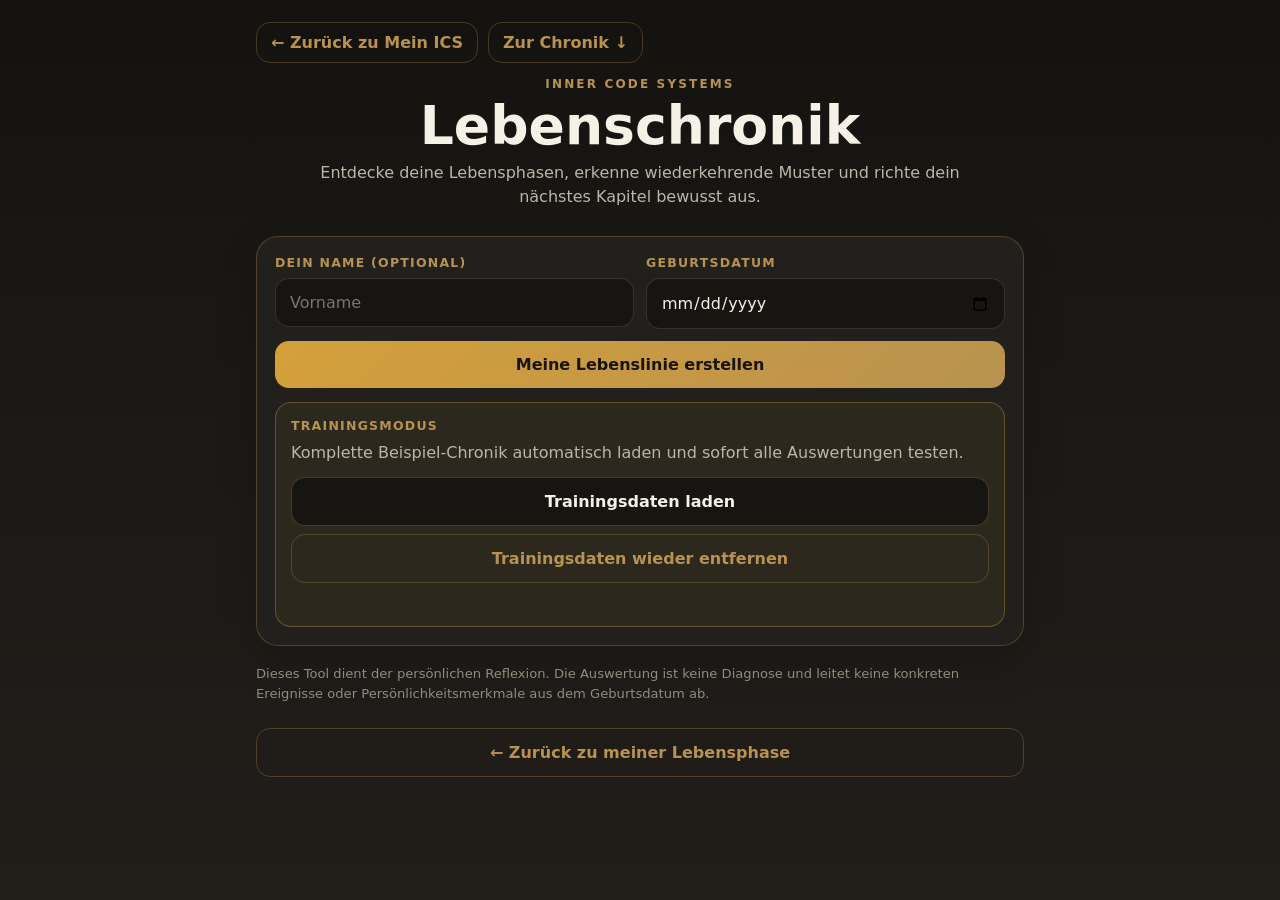
<file: ics-lebenschronik.html>
<!DOCTYPE html>
<html lang="de">
<head>
<meta charset="UTF-8">
<meta name="viewport" content="width=device-width,initial-scale=1.0">
<meta name="theme-color" content="#1a1815">
<title>ICS Lebenschronik V10.4.3</title>
<style>
:root{
  --bg:#1a1815;--panel:#24211d;--panel2:#2d2924;--gold:#b8924f;
  --gold2:#d4a03a;--cream:#f6f1e7;--muted:#bdb5a8;--line:rgba(184,146,79,.30);
  --soft:rgba(184,146,79,.10)
}
*{box-sizing:border-box}
html{scroll-behavior:smooth}
body{
  margin:0;min-height:100vh;color:var(--cream);
  background:linear-gradient(180deg,#14120f,#1a1815 35%,#211e1a);
  font-family:system-ui,-apple-system,BlinkMacSystemFont,"Segoe UI",sans-serif
}
.wrap{max-width:800px;margin:auto;padding:22px 16px 90px}
.brand{text-align:center;margin:12px 0 26px}
.kicker{color:var(--gold);text-transform:uppercase;letter-spacing:.18em;font-size:.75rem;font-weight:800}
h1{font-size:clamp(2rem,8vw,3.35rem);line-height:1;margin:8px 0}
.sub{color:var(--muted);line-height:1.55;margin:0 auto;max-width:640px}
.card{
  background:rgba(36,33,29,.94);border:1px solid var(--line);border-radius:22px;
  padding:18px;margin:14px 0;box-shadow:0 16px 40px rgba(0,0,0,.18)
}
label,.label{
  display:block;color:var(--gold);font-size:.78rem;letter-spacing:.1em;
  text-transform:uppercase;font-weight:800;margin-bottom:8px
}
input,textarea{
  width:100%;border:1px solid rgba(255,255,255,.12);background:#171512;color:var(--cream);
  border-radius:14px;padding:14px;font:inherit;outline:none
}
input:focus,textarea:focus{border-color:var(--gold);box-shadow:0 0 0 3px rgba(184,146,79,.12)}
textarea{min-height:118px;resize:vertical}
.row{display:grid;grid-template-columns:1fr 1fr;gap:12px}
button{
  width:100%;border:0;border-radius:14px;padding:14px 16px;font:inherit;font-weight:800;cursor:pointer
}
.primary{background:linear-gradient(135deg,var(--gold2),var(--gold));color:#17130d}
.secondary{background:#171512;color:var(--cream);border:1px solid var(--line)}
.ghost{background:transparent;color:var(--gold);border:1px solid var(--line)}
.hidden{display:none!important}
.status{
  padding:18px;border-radius:18px;background:linear-gradient(135deg,rgba(184,146,79,.17),rgba(184,146,79,.04));
  border:1px solid rgba(184,146,79,.45)
}
.status strong{color:var(--gold2);font-size:1.18rem}
.timeline{display:flex;overflow-x:auto;gap:10px;padding:6px 2px 10px;scroll-snap-type:x mandatory}
.phase-pill{
  min-width:92px;padding:12px 10px;border-radius:16px;background:#171512;
  border:1px solid rgba(255,255,255,.08);text-align:center;scroll-snap-align:start;cursor:pointer
}
.phase-pill.current{border-color:var(--gold2);background:rgba(184,146,79,.16)}
.phase-pill.done::after{content:"✓";display:block;color:var(--gold2);font-weight:900;margin-top:3px}
.phase-pill .small{display:block;font-size:.72rem;color:var(--muted);margin-top:4px}
.progress-shell{height:9px;background:#171512;border-radius:999px;overflow:hidden;border:1px solid rgba(255,255,255,.08)}
.progress-bar{height:100%;background:linear-gradient(90deg,var(--gold),var(--gold2));width:0}
.progress-text{color:var(--muted);font-size:.9rem;margin-top:8px}
.phase-head{display:flex;justify-content:space-between;align-items:flex-start;gap:12px}
.phase-title{font-size:1.48rem;margin:4px 0 0}
.badge{background:var(--gold2);color:#17130d;border-radius:999px;padding:6px 10px;font-size:.72rem;font-weight:900;white-space:nowrap}
.lead{color:#ddd5c8;line-height:1.65}
.topics{color:var(--gold);font-weight:750;line-height:1.75;margin:12px 0}
.field{margin-top:15px}
.guided-box{margin:14px 0;padding:15px;border-radius:17px;background:rgba(184,146,79,.07);border:1px solid var(--line)}
.chips{display:flex;flex-wrap:wrap;gap:8px;margin:9px 0 15px}
.chip{width:auto;padding:9px 12px;border-radius:999px;background:#171512;color:var(--cream);border:1px solid rgba(255,255,255,.10);font-size:.88rem}
.chip.selected{background:rgba(212,160,58,.20);border-color:var(--gold2);color:#f4d992}
.guided-q{color:#ddd5c8;line-height:1.5;margin:12px 0 7px;font-weight:650}
.choice-group{margin:16px 0}
.choice-title{color:var(--gold);font-size:.82rem;font-weight:800;letter-spacing:.06em;text-transform:uppercase;margin-bottom:8px}
.choice-grid{display:flex;flex-wrap:wrap;gap:8px}
.choice-btn{width:auto;padding:10px 12px;border-radius:999px;background:#171512;color:var(--cream);border:1px solid rgba(255,255,255,.10);font-size:.9rem}
.choice-btn.selected{background:rgba(212,160,58,.20);border-color:var(--gold2);color:#f4d992}
.auto-summary{margin-top:16px;padding:15px;border-radius:16px;background:rgba(184,146,79,.08);border:1px solid var(--line);color:#e6ddd0;line-height:1.6}
.auto-summary b{color:var(--gold2)}
.optional-note{margin-top:14px}
.actions,.nav-actions,.toolbar{display:grid;grid-template-columns:1fr 1fr;gap:10px;margin-top:12px}
.saved{color:#dbc690;font-size:.9rem;min-height:1.4em;margin-top:8px}
.analysis-hero{
  padding:18px;border-radius:18px;background:linear-gradient(135deg,rgba(212,160,58,.17),rgba(184,146,79,.03));
  border:1px solid rgba(212,160,58,.44);margin:14px 0
}
.analysis-hero h3{margin:0 0 6px;color:var(--gold2);font-size:1.35rem}
.analysis-hero p{margin:0;color:#dfd7cb;line-height:1.6}
.theme-grid{display:grid;grid-template-columns:1fr 1fr;gap:10px;margin-top:14px}
.theme{
  background:#171512;border:1px solid var(--line);border-radius:16px;padding:14px
}
.theme b{color:var(--gold2);display:block;margin-bottom:5px}
.theme span{color:var(--muted);font-size:.92rem;line-height:1.45}
.quote-card{
  border-left:3px solid var(--gold2);padding:12px 14px;background:var(--soft);
  border-radius:0 14px 14px 0;margin:12px 0;color:#e7dfd2;line-height:1.6
}
.summary-title{font-size:1.5rem;margin:0 0 5px}
.summary-phase{border-top:1px solid var(--line);padding:16px 0}
.summary-phase:first-of-type{border-top:0}
.summary-phase h3{margin:0 0 8px;color:var(--gold2)}
.summary-section{margin:8px 0}
.summary-section b{color:var(--gold)}
.summary-section div{white-space:pre-wrap;color:#ded7cc;line-height:1.55}
.empty{color:var(--muted);text-align:center;padding:20px 4px}
.footnote{color:#928a7e;font-size:.82rem;line-height:1.5;margin-top:18px}
.premium-grid{display:grid;grid-template-columns:1fr 1fr;gap:10px;margin-top:12px}
.premium-card{background:#171512;border:1px solid var(--line);border-radius:16px;padding:14px}
.premium-card b{display:block;color:var(--gold2);margin-bottom:6px}
.premium-card p{margin:0;color:var(--muted);line-height:1.5}
.turning-point{border-left:3px solid var(--gold2);padding:11px 13px;margin:10px 0;background:rgba(184,146,79,.07);border-radius:0 14px 14px 0}
.turning-point strong{color:var(--gold2)}
.final-three{display:grid;gap:10px;margin-top:12px}
.final-three textarea{min-height:88px}
.plan{
  display:grid;gap:10px;margin-top:12px
}
.plan-item{
  border:1px solid var(--line);border-radius:16px;padding:14px;background:#171512
}
.plan-item .n{
  display:inline-grid;place-items:center;width:26px;height:26px;border-radius:999px;
  background:var(--gold2);color:#17130d;font-weight:900;margin-right:8px
}
.plan-item b{color:var(--cream)}
.plan-item p{color:var(--muted);margin:8px 0 0;line-height:1.5}
@media(max-width:560px){.row,.actions,.nav-actions,.toolbar,.theme-grid,.premium-grid{grid-template-columns:1fr}}
@media print{
  body{background:#fff;color:#111}
  .wrap{max-width:none;padding:0}
  .brand,.input-card,.timeline-card,.phase-card,.footnote,.no-print{display:none!important}
  #result{display:block!important}
  #analysisCard,#summaryCard{display:block!important;border:0;box-shadow:none;background:#fff;color:#111}
  #analysisCard *,#summaryCard *{color:#111!important}
  #analysisCard h2,#analysisCard h3,#summaryCard h2,#summaryCard h3,
  .summary-section b,.theme b{color:#7f612d!important}
  .theme,.plan-item,.analysis-hero,.quote-card{background:#fff!important;border-color:#c9c1b4!important}
  .summary-phase{break-inside:avoid;border-color:#c9c1b4}
}

.premium-report{
  margin-top:22px;
  border:1px solid rgba(212,160,58,.38);
  border-radius:24px;
  overflow:hidden;
  background:linear-gradient(180deg,#171512 0%,#11100e 100%);
}
.premium-cover{
  min-height:420px;
  padding:34px 24px;
  display:flex;
  flex-direction:column;
  justify-content:space-between;
  border-bottom:1px solid rgba(212,160,58,.25);
}
.premium-brand{
  color:var(--gold2);
  font-size:.78rem;
  letter-spacing:.18em;
  font-weight:800;
}
.premium-cover h1{
  margin:18px 0 8px;
  font-size:2.15rem;
  line-height:1.05;
}
.premium-cover .name{
  color:var(--gold2);
  font-size:1.2rem;
  font-weight:700;
}
.premium-cover .phase{
  color:var(--muted);
  line-height:1.6;
}
.premium-section{
  padding:24px;
  border-bottom:1px solid rgba(255,255,255,.06);
}
.premium-section:last-child{border-bottom:none}
.premium-section h3{
  margin:0 0 10px;
  color:var(--gold2);
  font-size:1.25rem;
}
.premium-section p{
  color:#e7dfd3;
  line-height:1.7;
  margin:7px 0;
}
.premium-tags{
  display:flex;
  flex-wrap:wrap;
  gap:8px;
  margin-top:12px;
}
.premium-tag{
  border:1px solid rgba(212,160,58,.38);
  color:#e8c976;
  padding:8px 11px;
  border-radius:999px;
  font-size:.86rem;
  background:rgba(212,160,58,.06);
}
.premium-path{
  display:grid;
  gap:10px;
  margin-top:12px;
}
.premium-path-item{
  background:#151310;
  border:1px solid rgba(255,255,255,.07);
  border-radius:14px;
  padding:13px 14px;
}
.premium-path-item strong{color:var(--gold2)}
.premium-final{
  padding:24px;
  background:rgba(212,160,58,.05);
}
.premium-final blockquote{
  margin:10px 0 0;
  padding:14px 16px;
  border-left:3px solid var(--gold2);
  color:#f2eadf;
  background:#14120f;
  border-radius:0 14px 14px 0;
  line-height:1.6;
}
@media print{
  .premium-report{break-before:page}
  .premium-cover{min-height:90vh}
}

.change-card{margin-top:14px;border:1px solid rgba(212,160,58,.34);border-radius:18px;overflow:hidden;background:#14120f}
.change-row{padding:15px 16px;border-bottom:1px solid rgba(255,255,255,.06)}
.change-row:last-child{border-bottom:none}
.change-row .mini{color:var(--gold2);font-size:.76rem;letter-spacing:.12em;font-weight:800;text-transform:uppercase;margin-bottom:6px}
.change-row .value{color:#eee5d8;line-height:1.6}
.insight-box{margin-top:14px;padding:16px;border-radius:16px;background:rgba(212,160,58,.07);border:1px solid rgba(212,160,58,.25);line-height:1.65;color:#ece3d7}
.insight-box b{color:var(--gold2)}
.report-progress{margin:12px 0 18px}
.report-progress-line{height:8px;background:#0f0e0c;border:1px solid rgba(255,255,255,.08);border-radius:999px;overflow:hidden}
.report-progress-fill{height:100%;background:linear-gradient(90deg,#8f6c2d,#d4a03a);border-radius:999px}
.report-progress-text{margin-top:7px;color:var(--muted);font-size:.86rem}

.memory-hint{margin-top:12px;padding:12px 14px;border:1px dashed rgba(212,160,58,.32);border-radius:14px;background:rgba(212,160,58,.04);color:var(--muted);font-size:.9rem;line-height:1.5}
.flow-hint{margin:12px 0;padding:13px 14px;border-radius:14px;background:rgba(212,160,58,.06);border:1px solid rgba(212,160,58,.22);color:#e9e0d3;line-height:1.5}

.report-opening{
  padding:20px;
  margin:0;
  background:linear-gradient(180deg,rgba(212,160,58,.09),rgba(212,160,58,.025));
  border-bottom:1px solid rgba(212,160,58,.22);
}
.report-opening .eyebrow{
  color:var(--gold2);font-size:.76rem;font-weight:800;letter-spacing:.14em;text-transform:uppercase
}
.report-opening h2{font-size:1.55rem;margin:8px 0 10px}
.report-opening p{margin:0;color:#e9e0d4;line-height:1.7}
.report-chapter-number{
  display:inline-flex;width:28px;height:28px;border-radius:50%;
  align-items:center;justify-content:center;margin-right:8px;
  background:rgba(212,160,58,.14);border:1px solid rgba(212,160,58,.35);
  color:var(--gold2);font-size:.8rem;font-weight:800
}
.report-closing{
  padding:26px 24px;
  background:linear-gradient(180deg,rgba(212,160,58,.04),rgba(212,160,58,.11));
  text-align:center
}
.report-closing .big{
  color:#f4eadb;font-size:1.3rem;font-weight:800;line-height:1.45;margin:8px auto;max-width:520px
}
.report-closing .small{color:var(--muted);line-height:1.6;max-width:520px;margin:8px auto 0}

.deep-analysis{margin-top:16px;padding:18px;border:1px solid rgba(212,160,58,.28);border-radius:18px;background:rgba(212,160,58,.045)}
.deep-analysis h3{margin:0 0 8px;color:var(--gold2)}
.deep-pattern{padding:14px 0;border-top:1px solid rgba(212,160,58,.16)}
.deep-pattern:first-of-type{border-top:0}
.deep-pattern-title{font-weight:800;color:#f2e7d6;margin-bottom:6px}
.deep-pattern-meta{font-size:.84rem;color:var(--gold2);margin-bottom:7px}
.deep-pattern p{margin:5px 0;color:#ddd2c3;line-height:1.55}

.phase-meaning{
  margin-top:14px;padding:14px;border-left:3px solid var(--gold);
  background:rgba(212,160,58,.055);border-radius:0 14px 14px 0
}
.phase-meaning-title{color:var(--gold2);font-weight:800;margin-bottom:7px}
.phase-meaning p{margin:5px 0;color:#ddd3c6;line-height:1.55}

.life-tracks{margin-top:16px;padding:18px;border:1px solid rgba(212,160,58,.28);border-radius:18px;background:rgba(212,160,58,.04)}
.life-tracks h3{margin:0 0 8px;color:var(--gold2)}
.life-track{padding:14px 0;border-top:1px solid rgba(212,160,58,.16)}
.life-track:first-of-type{border-top:0}
.life-track-name{font-weight:800;color:#f2e7d6}
.life-track-phases{margin:5px 0;color:var(--gold2);font-size:.86rem}
.life-track p{margin:5px 0;color:#ddd3c6;line-height:1.55}

.life-compass{margin-top:16px;padding:20px;border:1px solid rgba(212,160,58,.32);border-radius:20px;background:linear-gradient(180deg,rgba(212,160,58,.07),rgba(212,160,58,.025))}
.life-compass h3{margin:0 0 8px;color:var(--gold2)}
.compass-grid{display:grid;gap:10px;margin-top:14px}
.compass-item{padding:14px;border:1px solid rgba(212,160,58,.18);border-radius:14px;background:rgba(0,0,0,.12)}
.compass-kicker{color:var(--gold2);font-size:.75rem;font-weight:800;letter-spacing:.08em;text-transform:uppercase}
.compass-item p{margin:6px 0 0;color:#e3d9ca;line-height:1.55}

.training-loaded{opacity:.82}
.training-jump{margin-top:8px}

.print-tools{margin-top:14px;padding:16px;border:1px solid rgba(212,160,58,.28);border-radius:16px;background:rgba(212,160,58,.045)}
.print-tools p{margin:5px 0 10px}
.print-actions{display:grid;gap:8px}
@media(min-width:620px){.print-actions{grid-template-columns:1fr 1fr}}

@media print{
  @page{margin:12mm}
  body *{visibility:hidden!important}
  #premiumReport,#premiumReport *{visibility:visible!important}
  #premiumReport{
    display:block!important;position:absolute!important;left:0!important;top:0!important;
    width:100%!important;margin:0!important;padding:0!important;border:0!important;
    box-shadow:none!important
  }
  .no-print{display:none!important}
  .premium-section,.premium-final,.report-opening,.report-closing{
    break-inside:avoid;page-break-inside:avoid
  }
}

body.print-light #premiumReport,
body.print-light #premiumReport *{
  background:#fff!important;color:#1a1815!important;border-color:#c6a15a!important;
  box-shadow:none!important;text-shadow:none!important
}
body.print-light #premiumReport .premium-brand,
body.print-light #premiumReport .eyebrow,
body.print-light #premiumReport .label,
body.print-light #premiumReport h2,
body.print-light #premiumReport h3,
body.print-light #premiumReport b,
body.print-light #premiumReport .report-chapter-number{
  color:#936617!important
}

/* Deutliche Druck-/PDF-Themes */
body.print-dark #premiumReport,
body.print-dark #premiumReport *{
  -webkit-print-color-adjust:exact!important;
  print-color-adjust:exact!important;
}
body.print-dark #premiumReport{
  background:#11100e!important;
  color:#f6f1e7!important;
}
body.print-dark #premiumReport .premium-section,
body.print-dark #premiumReport .premium-final,
body.print-dark #premiumReport .report-opening,
body.print-dark #premiumReport .report-closing{
  background:#11100e!important;
  color:#f6f1e7!important;
  border-color:#d4a03a!important;
}
body.print-dark #premiumReport h1,
body.print-dark #premiumReport h2,
body.print-dark #premiumReport h3,
body.print-dark #premiumReport .label,
body.print-dark #premiumReport .premium-brand,
body.print-dark #premiumReport .eyebrow,
body.print-dark #premiumReport .report-chapter-number,
body.print-dark #premiumReport b{
  color:#d4a03a!important;
}

body.print-light #premiumReport,
body.print-light #premiumReport *{
  -webkit-print-color-adjust:exact!important;
  print-color-adjust:exact!important;
}
body.print-light #premiumReport{
  background:#fffdf8!important;
  color:#1a1815!important;
}
body.print-light #premiumReport .premium-section,
body.print-light #premiumReport .premium-final,
body.print-light #premiumReport .report-opening,
body.print-light #premiumReport .report-closing{
  background:#fffdf8!important;
  color:#1a1815!important;
  border-color:#c59a48!important;
}
body.print-light #premiumReport h1,
body.print-light #premiumReport h2,
body.print-light #premiumReport h3,
body.print-light #premiumReport .label,
body.print-light #premiumReport .premium-brand,
body.print-light #premiumReport .eyebrow,
body.print-light #premiumReport .report-chapter-number,
body.print-light #premiumReport b{
  color:#8f6518!important;
}

/* Sichtbare Vorschau vor dem Druckdialog */
body.print-dark #premiumReport,
body.print-light #premiumReport{
  transition:background .2s ease,color .2s ease;
}

/* V10 · Premium Report */
.premium-report{
  overflow:hidden;
  border:1px solid rgba(212,160,58,.30);
  border-radius:24px;
  background:#11100e;
}
.report-page{
  position:relative;
  padding:32px 26px;
  border-bottom:1px solid rgba(212,160,58,.16);
}
.report-page:last-child{border-bottom:0}
.report-page-number{
  position:absolute;right:24px;bottom:18px;
  color:rgba(246,241,231,.35);font-size:.72rem;letter-spacing:.08em
}
.report-kicker{
  color:var(--gold2);font-size:.72rem;font-weight:800;
  letter-spacing:.16em;text-transform:uppercase
}
.report-title{
  margin:10px 0 8px;font-size:1.7rem;line-height:1.12
}
.report-lead{
  color:#e9e0d4;line-height:1.72;margin:0;max-width:680px
}
.report-rule{
  width:72px;height:1px;background:var(--gold2);margin:18px 0
}
.report-meta{
  display:grid;grid-template-columns:1fr;gap:9px;margin-top:18px
}
.report-meta-item{
  padding:12px 14px;border:1px solid rgba(212,160,58,.18);
  border-radius:14px;background:rgba(212,160,58,.035)
}
.report-meta-item span{
  display:block;color:var(--muted);font-size:.74rem;
  letter-spacing:.08em;text-transform:uppercase;margin-bottom:4px
}
.report-meta-item strong{color:#f4eadb;font-size:.97rem}
.report-toc{
  display:grid;gap:8px;margin-top:18px
}
.report-toc-row{
  display:flex;gap:12px;align-items:center;padding:11px 0;
  border-bottom:1px solid rgba(255,255,255,.06)
}
.report-toc-row:last-child{border-bottom:0}
.report-toc-n{
  width:30px;height:30px;flex:0 0 30px;border-radius:50%;
  border:1px solid rgba(212,160,58,.38);
  display:flex;align-items:center;justify-content:center;
  color:var(--gold2);font-weight:800;font-size:.78rem
}
.report-toc-title{color:#eee5d8;font-weight:700}
.report-signature{
  margin-top:26px;padding-top:18px;border-top:1px solid rgba(212,160,58,.16);
  color:var(--muted);font-size:.82rem;line-height:1.6
}
.report-highlight{
  margin-top:16px;padding:15px 16px;
  border-left:3px solid var(--gold2);
  border-radius:0 14px 14px 0;
  background:rgba(212,160,58,.055);
  color:#eee4d7;line-height:1.65
}
.report-section-intro{color:var(--muted);line-height:1.65;margin:6px 0 16px}
.report-footer-brand{
  margin-top:28px;color:rgba(212,160,58,.72);
  font-size:.68rem;letter-spacing:.16em;text-transform:uppercase
}

@media(min-width:620px){
  .report-meta{grid-template-columns:repeat(2,1fr)}
}

@media print{
  .premium-report{
    border:0!important;border-radius:0!important;overflow:visible!important
  }
  .premium-cover{
    min-height:250mm!important;
    page-break-after:always!important;
    break-after:page!important;
  }
  .report-page{
    min-height:250mm;
    page-break-after:always!important;
    break-after:page!important;
    padding:18mm 16mm 15mm!important;
    border-bottom:0!important;
  }
  .report-page:last-child{
    page-break-after:auto!important;
    break-after:auto!important;
  }
  .premium-section{
    page-break-inside:avoid!important;
    break-inside:avoid!important;
  }
}

.combo-analysis{
  margin-top:18px;padding:18px;border:1px solid rgba(212,160,58,.22);
  border-radius:18px;background:rgba(212,160,58,.035)
}
.combo-pattern{
  margin-top:12px;padding:15px 16px;border:1px solid rgba(212,160,58,.17);
  border-radius:15px;background:rgba(0,0,0,.13)
}
.combo-pattern-title{font-weight:800;color:var(--gold2);font-size:1rem}
.combo-pattern-meta{margin-top:4px;color:var(--muted);font-size:.78rem}
.combo-pattern p{margin:9px 0 0;line-height:1.58}
.combo-evidence{
  margin-top:9px;color:#ded4c6;font-size:.83rem;line-height:1.55
}

.life-essence{
  margin-top:18px;padding:20px;border:1px solid rgba(212,160,58,.30);
  border-radius:20px;background:linear-gradient(180deg,rgba(212,160,58,.07),rgba(212,160,58,.025))
}
.essence-block{margin-top:15px;padding-top:15px;border-top:1px solid rgba(212,160,58,.14)}
.essence-block:first-of-type{border-top:0;padding-top:5px}
.essence-title{color:var(--gold2);font-weight:800;margin-bottom:6px}
.essence-block p{margin:0;line-height:1.65}
.essence-final{
  margin-top:18px;padding:16px;border-left:3px solid var(--gold2);
  border-radius:0 14px 14px 0;background:rgba(212,160,58,.06);line-height:1.65
}

.theme-evidence{
  display:block;margin-top:10px;padding:11px 12px;
  border-left:2px solid rgba(212,160,58,.55);
  background:rgba(212,160,58,.035);border-radius:0 10px 10px 0;
  font-size:.82rem;line-height:1.55;color:#ded4c6
}
.theme-evidence-row{display:block;margin-top:5px}
.theme-evidence-row:first-child{margin-top:0}
.theme-evidence-row b{color:var(--gold2)}
</style>
</head>
<body>
<main class="wrap">

<div class="no-print" style="margin-bottom:14px; display:flex; gap:10px; flex-wrap:wrap;">
  
  <button
    type="button"
    class="ghost"
    id="backToIcs"
    style="width:auto;padding:10px 14px;"
  >
    ← Zurück zu Mein ICS
  </button>

  <button
    type="button"
    class="ghost"
    id="goToChronicle"
    style="width:auto;padding:10px 14px;"
  >
    Zur Chronik ↓
  </button>

</div>

  <section class="brand">
    <div class="kicker">Inner Code Systems</div>
    <h1>Lebenschronik</h1>
    <p class="sub">Entdecke deine Lebensphasen, erkenne wiederkehrende Muster und richte dein nächstes Kapitel bewusst aus.</p>
  </section>

  <section class="card input-card">
    <div class="row">
      <div>
        <label for="name">Dein Name (optional)</label>
        <input id="name" type="text" placeholder="Vorname">
      </div>
      <div>
        <label for="birthdate">Geburtsdatum</label>
        <input id="birthdate" type="date">
      </div>
    </div>
    <button class="primary" id="startBtn" style="margin-top:12px">Meine Lebenslinie erstellen</button>
    <div style="margin-top:14px;padding:15px;border:1px solid rgba(212,160,58,.35);border-radius:16px;background:rgba(212,160,58,.06)">
      <div class="label">TRAININGSMODUS</div>
      <p style="margin:7px 0 12px;color:var(--muted);line-height:1.5">Komplette Beispiel-Chronik automatisch laden und sofort alle Auswertungen testen.</p>
      <div style="display:grid;gap:8px">
        <button type="button" class="secondary" id="trainingLoad">Trainingsdaten laden</button>
        <button type="button" class="ghost" id="trainingClear">Trainingsdaten wieder entfernen</button>
        <button type="button" class="primary training-jump hidden" id="trainingJump">Zur Auswertung</button>
      </div>
      <div id="trainingMsg" class="saved"></div>
    </div>
  </section>

  <section id="result" class="hidden">
    <section class="card">
      <div class="status" id="currentStatus"></div>
    </section>

    <section class="card timeline-card">
      <div class="label">Dein Fortschritt</div>
      <div class="progress-shell"><div class="progress-bar" id="progressBar"></div></div>
      <div class="progress-text" id="progressText"></div>
      <div class="label" style="margin-top:18px">Deine Lebenslinie</div>
      <div class="timeline" id="timeline"></div>
    </section>

    <section class="card phase-card" id="phaseDetail">
      <div class="empty">Wähle eine Lebensphase aus.</div>
    </section>

    <section class="card" id="analysisCard">
      <div class="label">Deine persönliche Auswertung</div>
      <h2 class="summary-title">Der rote Faden deines Lebens</h2>
      <p class="lead">Die Auswertung nutzt ausschließlich deine eigenen gespeicherten Angaben und sucht nach wiederkehrenden Themen.</p>

      <div class="toolbar no-print">
        <button class="primary" id="analyseBtn">Meine Muster analysieren</button>
        <button class="secondary" id="printBtn">Premium-Auswertung anzeigen</button>
      </div>

      <div id="analysisContent">
        <div class="empty">Bearbeite mehrere Lebensphasen, damit hier eine individuelle Auswertung entstehen kann.</div>
      </div>
    </section>


    <section class="card" id="directionCard" style="border:2px solid rgba(212,160,58,.65);box-shadow:0 0 22px rgba(212,160,58,.08)">
      <div class="label">DEIN NÄCHSTES KAPITEL · NEU</div>
      <h2 class="summary-title">Heute → Morgen</h2>
      <p class="lead">Nicht nur zurückblicken. Entscheide bewusst, was aus deiner Geschichte bleiben darf, was enden darf und was du jetzt gestalten möchtest.</p>

      <div class="final-three">
        <div class="field">
          <label>Was darf bleiben?</label>
          <textarea id="keepTextMain" placeholder="Welche Stärke, Erfahrung oder Verbindung möchtest du bewusst mitnehmen?"></textarea>
        </div>
        <div class="field">
          <label>Was darf enden?</label>
          <textarea id="endTextMain" placeholder="Welches alte Muster oder welche Rolle möchtest du nicht weiterführen?"></textarea>
        </div>
        <div class="field">
          <label>Was möchtest du gestalten?</label>
          <textarea id="createTextMain" placeholder="Wofür möchtest du dich in deinem nächsten Kapitel entscheiden?"></textarea>
        </div>
      </div>

      <button class="primary no-print" id="saveDirectionMain">Meine Ausrichtung speichern</button>
      <div id="directionMainMsg" class="saved"></div>
    </section>

    
<section class="card" id="premiumReportCard">
  <div class="label">PREMIUM-AUSWERTUNG</div>
  <h2>Deine persönliche Lebenschronik</h2>
  <p class="sub">Aus deinen eigenen Angaben entsteht hier deine persönliche Zusammenfassung – nicht als Diagnose, sondern als Spiegel deiner bisherigen Reise.</p>

  <div class="deep-analysis">
  <div class="label">TIEFENANALYSE</div>
  <h3>Deine Entwicklungslinien</h3>
  <p class="muted">Wiederkehrende Themen werden ausschließlich aus deinen eigenen Angaben über mehrere Lebensphasen hinweg verbunden.</p>
  <div id="deepAnalysisResult"><p class="muted">Starte die Analyse, damit mögliche Entwicklungslinien sichtbar werden.</p></div>
</div>
<div class="life-tracks">
  <div class="label">LEBENSLINIEN</div>
  <h3>Themen durch dein Leben</h3>
  <p class="muted">Welche Themen tauchen in verschiedenen Lebensphasen wieder auf? Die Chronik verbindet nur das, was du selbst ausgewählt oder beschrieben hast.</p>
  <div id="lifeTracksResult"><p class="muted">Nach der Analyse erscheinen hier deine stärksten Lebenslinien.</p></div>
</div>
<div class="combo-analysis">
  <div class="label">KOMBINATIONSANALYSE</div>
  <h3>Wenn mehrere Antworten zusammenwirken</h3>
  <p class="muted">Hier werden nicht nur einzelne Begriffe gezählt. Die Chronik prüft, welche deiner ausgewählten Erfahrungen, Themen und Rollen innerhalb derselben Lebensphase gemeinsam auftreten.</p>
  <div id="comboAnalysisResult"><p class="muted">Nach der Analyse erscheinen hier mögliche Zusammenhänge aus deinen eigenen Angaben.</p></div>
</div>
<div class="life-essence">
  <div class="label">DEINE ESSENZ</div>
  <h3>Was deine Lebensgeschichte heute zeigen könnte</h3>
  <p class="muted">Eine verdichtete Abschlussreflexion aus deinen bereits gespeicherten Lebensphasen – ohne neue Aussagen hinzuzuerfinden.</p>
  <div id="lifeEssenceResult"><p class="muted">Führe zuerst die Auswertung durch.</p></div>
</div>
<div class="life-compass">
  <div class="label">DEIN LEBENSKOMPASS</div>
  <h3>Was deine Geschichte dir heute zeigen könnte</h3>
  <p class="muted">Eine verdichtete Orientierung aus deinen eigenen Lebensphasen – nicht als Vorgabe, sondern als Einladung zur bewussten Wahl.</p>
  <div id="lifeCompassResult"><p class="muted">Nach der Analyse entsteht hier dein persönlicher Lebenskompass.</p></div>
</div>
<button class="primary no-print" id="buildPremiumReport">Premium-Auswertung erstellen</button>
<div class="print-tools no-print">
  <div class="label">DRUCK & PDF</div>
  <p class="muted">Wähle nach der Premium-Auswertung zwischen dem originalen ICS Look und einer hellen, druckerfreundlichen Version.</p>
  <div class="print-actions">
    <button type="button" class="secondary" id="printDark">Schwarz / Gold Vorschau & Druck</button>
    <button type="button" class="ghost" id="printLight">Hell / Gold Vorschau & Druck</button>
  </div>
  <div class="saved" id="printMsg"></div>
</div>

  <div id="premiumReport" class="premium-report" style="display:none"></div>
</section>

<section class="card" id="summaryCard">
      <div class="label">Chronik</div>
      <h2 class="summary-title">Deine gespeicherten Lebensphasen</h2>
      <div class="toolbar no-print">
        <button class="ghost" id="buildSummary">Chronik zusammenstellen</button>
        <button class="ghost" id="backupBtn">Sicherung erstellen</button>
      </div>
      <div id="summaryContent" style="margin-top:16px">
        <div class="empty">Noch keine Chronik zusammengestellt.</div>
      </div>
    </section>
  </section>

  <section class="footnote">
    Dieses Tool dient der persönlichen Reflexion. Die Auswertung ist keine Diagnose und leitet keine konkreten Ereignisse oder Persönlichkeitsmerkmale aus dem Geburtsdatum ab.
  </section>

  <div class="no-print" style="margin-top:24px;">
    <button type="button" class="ghost" id="backToLifePhase">
      ← Zurück zu meiner Lebensphase
    </button>
  </div>
</main>

<script>
const phaseContent = [
{start:0,end:7,title:"Urvertrauen & Prägung",lead:"Die ersten Lebensjahre können prägend dafür sein, wie wir Sicherheit, Nähe, Zugehörigkeit und unsere Umgebung erleben. Nicht alles davon ist bewusst erinnerbar.",topics:"Sicherheit · Bindung · Zugehörigkeit · Vertrauen · Familie · Grenzen · Selbstständigkeit"},
{start:7,end:14,title:"Zugehörigkeit & Selbstbild",lead:"In dieser Phase erweitern sich soziale Räume. Schule, Freundschaften, Leistung, Anerkennung und erste Abgrenzung können an Bedeutung gewinnen.",topics:"Freundschaften · Schule · Leistung · Anerkennung · Selbstbild · Regeln · Zugehörigkeit"},
{start:14,end:21,title:"Identität & Ablösung",lead:"Jugend und frühes Erwachsensein bringen oft die Frage mit sich, wer man sein möchte – jenseits familiärer Erwartungen und bisheriger Rollen.",topics:"Identität · Freiheit · erste Liebe · Körperbild · Entscheidungen · Zukunft · Ablösung"},
{start:21,end:28,title:"Aufbruch & Eigenständigkeit",lead:"Viele Menschen beginnen in diesen Jahren, ihr eigenes Leben praktisch zu gestalten – beruflich, räumlich, finanziell und in Beziehungen.",topics:"Beruf · Partnerschaft · Wohnen · Verantwortung · Unabhängigkeit · Richtung"},
{start:28,end:35,title:"Aufbau & Positionierung",lead:"Diese Lebensphase kann von Aufbau, Festigung und der Frage geprägt sein, welche Entscheidungen wirklich zur eigenen Identität passen.",topics:"Aufbau · Familie · Karriere · Verantwortung · Werte · Kurskorrektur"},
{start:35,end:42,title:"Überprüfung & Neuordnung",lead:"Bestehende Rollen und Lebensentwürfe werden häufig bewusster betrachtet. Was trägt noch – und was wurde vielleicht nur übernommen?",topics:"Neuordnung · Sinn · Beziehung · Beruf · Selbstbestimmung · Grenzen"},
{start:42,end:49,title:"Wahrheit & Veränderung",lead:"Diese Jahre können ein stärkeres Bedürfnis nach Echtheit und Selbstbestimmung mit sich bringen. Manche Weichen werden neu gestellt.",topics:"Authentizität · Veränderung · Mut · Freiheit · Körper · Prioritäten"},
{start:49,end:56,title:"Integration & Klarheit",lead:"Erfahrungen aus mehreren Lebensphasen beginnen sich stärker zu verbinden. Was soll bleiben, was darf gehen, was soll neu entstehen?",topics:"Integration · Klarheit · Erfahrung · Loslassen · Ausrichtung · Sinn"},
{start:56,end:63,title:"Neuausrichtung & Gestaltung",lead:"Diese Phase kann Raum schaffen für eine bewusstere Gestaltung: weniger müssen, stärker wählen, was wirklich Bedeutung hat.",topics:"Gestaltung · Freiheit · Wirkung · Gesundheit · Beziehungen · Vermächtnis"},
{start:63,end:70,title:"Ernte & Weitergabe",lead:"Erfahrung, Wissen und Lebensgeschichte können stärker in den Vordergrund treten. Die Frage nach Weitergabe und Lebensqualität gewinnt Gewicht.",topics:"Ernte · Weitergabe · Erfahrung · Lebensqualität · Verbundenheit · Freiheit"},
{start:70,end:77,title:"Essenz & Präsenz",lead:"Die Aufmerksamkeit kann sich stärker auf Wesentliches richten: Menschen, Erfahrungen, Sinn und den eigenen Umgang mit Zeit.",topics:"Essenz · Präsenz · Beziehungen · Zeit · Dankbarkeit · Selbstbestimmung"},
{start:77,end:84,title:"Weisheit & Verbundenheit",lead:"Lebensgeschichte, Beziehungen und innere Haltung können sich zu einer persönlichen Essenz verdichten.",topics:"Weisheit · Würdigung · Verbundenheit · Erinnerung · Weitergabe · Frieden"},
{start:84,end:91,title:"Würdigung & Gegenwart",lead:"Diese Lebensphase lädt dazu ein, die eigene Geschichte zu würdigen und Gegenwart, Beziehungen und persönliche Bedeutung bewusst zu erleben.",topics:"Würdigung · Gegenwart · Nähe · Lebensgeschichte · Bedeutung · Verbundenheit"}
];



const phaseChoices = {
0:{
  experience:["geborgen","frei","behütet","unsicher","angespannt","allein","wechselhaft"],
  events:["Familie","Geschwister","Umzug","Trennung","Krankheit","Verlust","Kindergarten","besondere Bezugsperson"],
  roles:["angepasst","neugierig","still","früh selbstständig","stark","sensibel","rebellisch"],
  beliefs:["Ich muss funktionieren.","Ich muss stark sein.","Ich muss mich anpassen.","Ich darf vertrauen.","Ich kann mich auf mich verlassen.","Keines davon passt."]
},
7:{
  experience:["geborgen","frei","angepasst","angespannt","allein","leistungsorientiert","wechselhaft"],
  events:["Familie","Schule","Freunde","Umzug","Trennung","Ausgrenzung","Erfolg","frühe Verantwortung"],
  roles:["angepasst","verantwortlich","stark","ruhig","vermittelnd","rebellisch","Außenseiter/in"],
  beliefs:["Ich muss funktionieren.","Ich muss stark sein.","Ich muss es allen recht machen.","Ich muss mich anpassen.","Ich darf auffallen.","Ich kann mich auf mich verlassen.","Keines davon passt."]
},
14:{
  experience:["frei","unsicher","angepasst","rebellisch","leistungsorientiert","suchend","wechselhaft"],
  events:["Schule/Ausbildung","Freunde","erste Liebe","Konflikte","Ablösung","Körperbild","Erfolg","Enttäuschung"],
  roles:["angepasst","rebellisch","leistend","suchend","zurückgezogen","vermittelnd","unabhängig"],
  beliefs:["Ich muss meinen eigenen Weg finden.","Ich muss dazugehören.","Ich darf anders sein.","Ich muss stark wirken.","Ich darf mich zeigen.","Ich muss mich anpassen.","Keines davon passt."]
},
21:{
  experience:["aufbruchsstark","frei","überfordert","ehrgeizig","unsicher","verantwortungsvoll","suchend"],
  events:["Beruf","Partnerschaft","Wohnen","Geld","Familie","Umzug","Neuanfang","Verantwortung"],
  roles:["Macher/in","angepasst","Versorger/in","Suchende/r","unabhängig","verantwortlich","funktionierend"],
  beliefs:["Ich muss etwas aufbauen.","Ich muss funktionieren.","Ich darf meinen Weg wählen.","Ich muss Verantwortung tragen.","Ich darf frei sein.","Ich muss Sicherheit schaffen.","Keines davon passt."]
},
28:{
  experience:["stabil","leistungsorientiert","überfordert","erfolgreich","festgelegt","zufrieden","unruhig"],
  events:["Karriere","Familie","Partnerschaft","Aufbau","Haus/Wohnung","Kinder","Kurswechsel","Überforderung"],
  roles:["Versorger/in","Leistungsträger/in","angepasst","Macher/in","verantwortlich","stark","Suchende/r"],
  beliefs:["Ich muss leisten.","Ich muss für alle da sein.","Ich darf Erfolg haben.","Ich darf neu wählen.","Ich muss durchhalten.","Ich darf Grenzen setzen.","Keines davon passt."]
},
35:{
  experience:["nachdenklich","überfordert","stabil","unruhig","suchend","klarer","festgefahren"],
  events:["Beruf","Beziehung","Familie","Krise","Neuordnung","Grenzen","Sinnfrage","Verlust"],
  roles:["funktionierend","verantwortlich","angepasst","Suchende/r","stark","vermittelnd","neu orientierend"],
  beliefs:["So kann es nicht weitergehen.","Ich muss funktionieren.","Ich darf mich neu ausrichten.","Ich muss stark bleiben.","Ich darf Grenzen setzen.","Ich darf mich selbst wichtiger nehmen.","Keines davon passt."]
},
42:{
  experience:["veränderungsbereit","unruhig","klar","freiheitsliebend","erschöpft","mutig","suchend"],
  events:["Veränderung","Beziehung","Beruf","Körper","Neubeginn","Loslassen","Trennung","Neuausrichtung"],
  roles:["Neustarter/in","Macher/in","Suchende/r","Grenzensetzer/in","Loslassende/r","funktionierend","freiheitsliebend"],
  beliefs:["Ich darf mein Leben ändern.","Ich muss nichts mehr beweisen.","Ich darf frei wählen.","Ich muss mich selbst ernst nehmen.","Ich darf loslassen.","Ich darf authentisch sein.","Keines davon passt."]
},
49:{
  experience:["klarer","ruhiger","suchend","erschöpft","befreit","neu ausgerichtet","nachdenklich"],
  events:["Loslassen","Gesundheit","Beziehung","Beruf","Sinn","Neuausrichtung","Verlust","Neubeginn"],
  roles:["Integrative/r","Mentor/in","Suchende/r","Grenzensetzer/in","Loslassende/r","Neuorientierte/r","Verantwortliche/r"],
  beliefs:["Ich darf auswählen, was bleibt.","Ich muss nicht alles tragen.","Ich darf mich neu ausrichten.","Ich darf leichter leben.","Ich darf Grenzen setzen.","Ich darf meiner Erfahrung vertrauen.","Keines davon passt."]
},
56:{
  experience:["freiheitsliebend","klar","erschöpft","neu ausgerichtet","genussorientiert","suchend","gestaltungsstark"],
  events:["Beziehungen","Gesundheit","Berufung","Neubeginn","Freiheit","Wirkung","Loslassen","Selbstfürsorge"],
  roles:["Gestalter/in","Mentor/in","Grenzensetzer/in","Versorger/in","Suchende/r","Neustarter/in","freiheitsliebend"],
  beliefs:["Ich darf an mich denken.","Ich muss nicht mehr für alle da sein.","Ich darf frei wählen.","Ich darf Wirkung entfalten.","Ich darf genießen.","Ich darf mein eigenes Leben gestalten.","Keines davon passt."]
},
63:{
  experience:["frei","ruhig","klar","genussorientiert","verbunden","suchend","neu orientiert"],
  events:["Familie","Gesundheit","Weitergabe","Reisen","Freiheit","Sinn","Genuss","Neubeginn"],
  roles:["Mentor/in","Genießer/in","Weitergebende/r","Freie/r","Verbinder/in","Suchende/r","Gestalter/in"],
  beliefs:["Ich darf genießen.","Ich darf loslassen.","Ich darf weitergeben.","Ich muss nichts mehr beweisen.","Ich darf frei sein.","Ich darf Lebensqualität wählen.","Keines davon passt."]
}
};

const guidedPrompts={
0:{chips:["Familie","Geborgenheit","Nähe","Trennung","Geschwister","Umzug","Krankheit","Angst"],q1:"Welche Menschen oder Situationen gaben dir Sicherheit – oder fehlten?",q2:"Was hast du früh über Nähe, Vertrauen oder Zugehörigkeit gelernt?"},
7:{chips:["Familie","Schule","Freunde","Leistung","Verantwortung","Zugehörigkeit","Ausgrenzung","Selbstständigkeit"],q1:"Wo hast du dich zugehörig gefühlt – und wo eher nicht?",q2:"Was musstest du vielleicht schon früh können, leisten oder tragen?"},
14:{chips:["Identität","Freunde","erste Liebe","Schule/Ausbildung","Körper","Freiheit","Konflikte","Ablösung"],q1:"Wann konntest du du selbst sein – und wann hast du dich angepasst?",q2:"Welche Erfahrungen haben dein damaliges Selbstbild geprägt?"},
21:{chips:["Beruf","Partnerschaft","Wohnen","Geld","Unabhängigkeit","Familie","Aufbruch","Verantwortung"],q1:"Wo hast du begonnen, dein eigenes Leben selbst zu gestalten?",q2:"Welche Entscheidung beeinflusste deinen weiteren Weg besonders?"},
28:{chips:["Karriere","Familie","Partnerschaft","Aufbau","Pflichten","Erfolg","Kurswechsel","Überforderung"],q1:"Was hast du aufgebaut – und welchen Preis hatte es vielleicht?",q2:"Was entsprach wirklich dir und was eher Erwartungen?"},
35:{chips:["Beruf","Beziehung","Sinn","Familie","Grenzen","Neuordnung","Krise","Selbstbestimmung"],q1:"Was begann nicht mehr richtig zu passen?",q2:"Wo hast du deine eigenen Bedürfnisse oder Grenzen deutlicher wahrgenommen?"},
42:{chips:["Veränderung","Freiheit","Beziehung","Beruf","Körper","Neubeginn","Loslassen","Authentizität"],q1:"Welche Wahrheit über dein Leben konntest du nicht mehr übersehen?",q2:"Wo hast du verändert – oder gespürt, dass Veränderung nötig wäre?"},
49:{chips:["Klarheit","Loslassen","Sinn","Beziehungen","Gesundheit","Erfahrung","Neuausrichtung","Freiheit"],q1:"Was wurde dir klarer als früher?",q2:"Was wolltest du nicht mehr in den nächsten Abschnitt mitnehmen?"},
56:{chips:["Gestaltung","Freiheit","Beziehungen","Gesundheit","Wirkung","Berufung","Selbstfürsorge","Neubeginn"],q1:"Was möchtest du heute nicht mehr nur für andere oder aus Gewohnheit tun?",q2:"Wenn du frei wählen könntest: Wie soll sich dieser Abschnitt wirklich anfühlen?"},
63:{chips:["Weitergabe","Freiheit","Lebensqualität","Familie","Erfahrung","Sinn","Gesundheit","Genuss"],q1:"Welche Erfahrungen möchtest du weitergeben – und welche Verpflichtungen loslassen?",q2:"Was bedeutet Lebensqualität ganz persönlich für dich?"}
};

const themeMap = [
 {name:"Für andere da sein", words:["andere","helfen","für andere","kümmern","aufopfer","verantwortung","tragen","retten"], impulse:"Achte darauf, wo Verantwortung aus freier Wahl entsteht – und wo du dich selbst dabei verlässt."},
 {name:"Selbstbestimmung", words:["selbst","freiheit","eigenständig","eigenstaendig","unabhängig","unabhaengig","entscheiden","mein weg","selbstbestimmung"], impulse:"Deine Einträge deuten darauf hin, dass eigene Entscheidungen und innere Freiheit für dich wiederholt wichtig werden."},
 {name:"Beziehung & Nähe", words:["beziehung","partner","liebe","nähe","naehe","familie","trennung","verbunden","allein"], impulse:"Beziehungen scheinen in mehreren Phasen wichtige Entwicklungspunkte zu markieren."},
 {name:"Leistung & Funktionieren", words:["leistung","funktionieren","arbeiten","müssen","muessen","pflicht","stark sein","durchhalten","beruf"], impulse:"Prüfe, wann Leistung Ausdruck deiner Stärke ist – und wann sie Bedürfnisse überdeckt."},
 {name:"Neubeginn & Veränderung", words:["neuanfang","neubeginn","veränder","veraender","umzug","wechsel","neu","aufbruch","loslassen"], impulse:"Veränderung taucht als wiederkehrender Bewegungsimpuls in deiner Geschichte auf."},
 {name:"Grenzen & Selbstfürsorge", words:["grenze","nein","mich","selbstfürsorge","selbstfuersorge","an mich denken","ruhe","zurückziehen","zurueckziehen"], impulse:"Ein möglicher roter Faden ist die Frage, wie viel Raum du dir selbst zugestehst."},
 {name:"Sicherheit & Kontrolle", words:["sicherheit","kontrolle","angst","unsicher","stabil","absichern","verlust"], impulse:"Sicherheit und Kontrolle könnten in bestimmten Phasen eine wichtige Schutzfunktion gehabt haben."},
 {name:"Sinn & Ausrichtung", words:["sinn","berufung","ausrichtung","weg","bedeutung","wirkung","vision","ziel"], impulse:"Mehrere Einträge können auf die wiederkehrende Frage hinweisen, wofür du deine Energie einsetzen möchtest."}
];


const resourceMap = [
  {name:"Eigenständigkeit", words:["selbstständig","selbststaendig","unabhängig","unabhaengig","selbstbestimmung","mein weg","frei"], text:"Du hast in mehreren Phasen Hinweise auf Eigenständigkeit und die Fähigkeit gezeigt, deinen Weg selbst zu gestalten."},
  {name:"Verantwortungsfähigkeit", words:["verantwortung","tragen","für andere","fuer andere","kümmern","kuemmern","versorger"], text:"Verantwortung ist in deiner Geschichte nicht nur Belastung – sie kann auch auf Verlässlichkeit und Tragfähigkeit hinweisen."},
  {name:"Anpassungsfähigkeit", words:["anpassen","angepasst","recht machen","vermitteln","vermittelnd"], text:"Deine Geschichte zeigt, dass du dich auf Menschen und Situationen einstellen kannst. Die Stärke liegt darin, diese Fähigkeit heute bewusster einzusetzen."},
  {name:"Durchhaltevermögen", words:["durchhalten","funktionieren","stark","leistung","leistungsorientiert"], text:"Du hast offenbar gelernt, auch in fordernden Phasen handlungsfähig zu bleiben. Heute darf diese Stärke mit Selbstfürsorge verbunden werden."},
  {name:"Mut zur Veränderung", words:["neubeginn","veränder","veraender","neu wählen","neu waehlen","loslassen","aufbruch","wechsel"], text:"Mehrere Hinweise sprechen für die Fähigkeit, Veränderungen zuzulassen und neue Wege zu beginnen."},
  {name:"Beziehungsfähigkeit", words:["beziehung","familie","nähe","naehe","verbunden","freunde","partner"], text:"Beziehungen und Verbundenheit spielen in deiner Geschichte eine wichtige Rolle und können eine zentrale Ressource sein."},
  {name:"Klarheit & Reflexion", words:["klar","klarheit","sinn","erkennt","ausrichtung","reflex"], text:"Du scheinst Erfahrungen nicht nur zu durchleben, sondern zunehmend einordnen und daraus neue Entscheidungen ableiten zu können."},
  {name:"Gestaltungskraft", words:["gestalten","gestaltung","wirkung","vision","ziel","berufung","macher"], text:"Deine Einträge enthalten Hinweise auf den Wunsch und die Fähigkeit, dein Leben aktiv zu gestalten."}
];

const transitionWords = ["trennung","umzug","neubeginn","neuanfang","wechsel","verlust","krise","kündigung","kuendigung","neuausrichtung","loslassen","veränderung","veraenderung","krankheit","beziehung","beruf"];


const changePatterns=[
{name:"Für andere da sein → Selbstfürsorge",earlier:["recht machen","für andere","fuer andere","versorger","angepasst","vermittelnd","funktionieren","verantwortung"],newer:["an mich denken","selbstfürsorge","selbstfuersorge","grenzen setzen","eigene bedürfnisse","eigene beduerfnisse","frei wählen","frei waehlen"],strength:"Verantwortungsfähigkeit mit bewussteren Grenzen"},
{name:"Anpassung → Selbstbestimmung",earlier:["anpassen","angepasst","mit schwimmen","mitschwimmen","dazugehören","dazugehoeren","recht machen"],newer:["selbstbestimmung","eigenen weg","mein weg","frei wählen","frei waehlen","authentisch","gestalten"],strength:"Eigenständigkeit und Gestaltungskraft"},
{name:"Funktionieren → Bewusst gestalten",earlier:["funktionieren","durchhalten","leistung","leistungsorientiert","stark bleiben"],newer:["gestalten","genießen","geniessen","neu ausrichten","neuausrichtung","berufung","wirkung"],strength:"Durchhaltevermögen, das heute zielgerichteter eingesetzt werden kann"},
{name:"Kontrolle/Sicherheit → Vertrauen/Freiheit",earlier:["sicherheit","kontrolle","stark sein","stark bleiben","verantwortung tragen"],newer:["vertrauen","frei sein","freiheit","loslassen","leichter leben"],strength:"Stabilität verbunden mit größerer innerer Freiheit"},
{name:"Rückzug/Unsicherheit → Sichtbarkeit",earlier:["allein","unsicher","zurückgezogen","zurueckgezogen","ruhig","außenseiter","aussenseiter"],newer:["zeigen","auffallen","wirkung","authentisch","sichtbar","mentor"],strength:"Tiefe Wahrnehmung verbunden mit wachsender Ausdruckskraft"}
];

function phaseCorpus(i){
  return [...(i.experience||[]),...(i.eventsSelected||[]),...(i.roles||[]),...(i.beliefs||[]),i.note||"",i.events||"",i.impact||"",i.pattern||"",i.reset||""].join(" ").toLowerCase();
}

function detectChange(items){
  if(!items.length)return null;
  const sorted=[...items].sort((a,b)=>a.start-b.start);
  const split=Math.max(1,Math.ceil(sorted.length/2));
  const early=sorted.slice(0,split),late=sorted.slice(split);
  const earlyText=early.map(phaseCorpus).join(" ");
  const lateText=(late.length?late:sorted.slice(-1)).map(phaseCorpus).join(" ");
  let best=null;
  changePatterns.forEach(p=>{
    const earlyHits=p.earlier.filter(w=>earlyText.includes(w));
    const lateHits=p.newer.filter(w=>lateText.includes(w));
    const score=earlyHits.length*2+lateHits.length*3;
    if(score>0&&(!best||score>best.score))best={...p,score,earlyHits,lateHits};
  });
  const first=sorted[0],last=sorted[sorted.length-1];
  return {
    pattern:best,
    firstPhase:`${first.start}–${first.start+7}`,
    lastPhase:`${last.start}–${last.start+7}`,
    firstText:(first.pattern||first.beliefs?.[0]||first.note||"").trim(),
    lastText:(last.reset||last.beliefs?.find(x=>x.toLowerCase().includes("darf"))||last.note||last.beliefs?.[0]||"").trim()
  };
}

const birthInput=document.getElementById("birthdate");
const nameInput=document.getElementById("name");
const result=document.getElementById("result");
const timeline=document.getElementById("timeline");
const phaseDetail=document.getElementById("phaseDetail");
const currentStatus=document.getElementById("currentStatus");
let currentStart=null,maxStart=84;

let trainingPreviousProfile=null;
const TRAINING_DATE="1970-01-01";

function trainingDataFor(start){
  const rows={
    0:[["geborgen","wechselhaft"],["Familie","Geschwister","Umzug"],["neugierig","früh selbstständig"],["Ich kann mich auf mich verlassen."],"Familie, Veränderungen und erste Selbstständigkeit."],
    7:[["angepasst","leistungsorientiert"],["Schule","Freunde","frühe Verantwortung"],["verantwortlich","angepasst"],["Ich muss es allen recht machen."],"Schule, Zugehörigkeit und frühe Verantwortung."],
    14:[["suchend","unsicher"],["Freunde","erste Liebe","Ablösung"],["suchend","angepasst"],["Ich muss dazugehören."],"Suche nach Zugehörigkeit und eigenem Weg."],
    21:[["aufbruchsstark","verantwortungsvoll"],["Beruf","Partnerschaft","Wohnen","Verantwortung"],["Macher/in","verantwortlich"],["Ich muss etwas aufbauen."],"Beruf, Partnerschaft und Aufbau des eigenen Lebens."],
    28:[["leistungsorientiert","überfordert"],["Karriere","Familie","Aufbau","Überforderung"],["Versorger/in","Leistungsträger/in"],["Ich muss für alle da sein."],"Viel Verantwortung für Beruf und Familie."],
    35:[["festgefahren","suchend"],["Beruf","Beziehung","Sinnfrage","Grenzen"],["funktionierend","Suchende/r"],["Ich darf mich selbst wichtiger nehmen."],"Sinnfragen und der Wunsch nach eigener Ausrichtung."],
    42:[["veränderungsbereit","mutig"],["Veränderung","Neubeginn","Loslassen","Neuausrichtung"],["Neustarter/in","Grenzensetzer/in"],["Ich darf mein Leben ändern."],"Neubeginn, Loslassen und bewusste Veränderung."],
    49:[["klarer","befreit"],["Loslassen","Sinn","Neuausrichtung","Neubeginn"],["Neuorientierte/r","Loslassende/r"],["Ich darf leichter leben."],"Mehr Klarheit und bewusste Auswahl dessen, was bleiben darf."],
    56:[["gestaltungsstark","freiheitsliebend"],["Freiheit","Wirkung","Selbstfürsorge","Berufung"],["Gestalter/in","Mentor/in"],["Ich darf mein eigenes Leben gestalten."],"Eigene Ausrichtung, Wirkung und Selbstfürsorge."],
    63:[["frei","genussorientiert"],["Weitergabe","Freiheit","Sinn","Genuss"],["Mentor/in","Genießer/in"],["Ich darf genießen."],"Erfahrung weitergeben und Lebensqualität bewusst leben."]
  };
  const r=rows[start];
  if(!r)return null;
  return {experience:r[0],eventsSelected:r[1],roles:r[2],beliefs:r[3],note:r[4],events:r[4],
          impact:r[2].join(", "),pattern:r[3].join(" / "),reset:r[3].filter(x=>x.toLowerCase().includes("darf")).join(" / "),
          updatedAt:new Date().toISOString()};
}


function setTrainingUI(loaded){
  const loadBtn=document.getElementById("trainingLoad");
  const jumpBtn=document.getElementById("trainingJump");
  if(loadBtn){
    loadBtn.textContent=loaded ? "✓ Trainingsdaten geladen" : "Trainingsdaten laden";
    loadBtn.classList.toggle("training-loaded",loaded);
  }
  if(jumpBtn) jumpBtn.classList.toggle("hidden",!loaded);
}

function loadTraining(){
  trainingPreviousProfile=localStorage.getItem("ICS_LIFECHRONICLE_PROFILE");
  nameInput.value="ICS Demo";
  birthInput.value=TRAINING_DATE;
  [0,7,14,21,28,35,42,49,56,63].forEach(s=>{
    const d=trainingDataFor(s);
    localStorage.setItem(`ICS_LIFECHRONICLE_${TRAINING_DATE}_${s}`,JSON.stringify(d));
  });
  localStorage.setItem("ICS_LIFECHRONICLE_KEEP_"+TRAINING_DATE,"Klarheit, Eigenständigkeit und meine gewachsene Erfahrung.");
  localStorage.setItem("ICS_LIFECHRONICLE_END_"+TRAINING_DATE,"Für alle funktionieren und mich selbst zurückstellen.");
  localStorage.setItem("ICS_LIFECHRONICLE_CREATE_"+TRAINING_DATE,"Mehr Freiheit, Wirkung, Genuss und bewusste Gestaltung.");
  localStorage.setItem("ICS_LIFECHRONICLE_LIFECODE_"+TRAINING_DATE,"Ich gestalte mein Leben bewusst aus meiner eigenen Klarheit heraus.");
  render();
  loadMainDirection();
  analyse();
  document.getElementById("trainingMsg").textContent="✓ Trainingsdaten geladen. Die komplette Auswertung ist bereit.";
  setTrainingUI(true);
}

function clearTraining(){
  [0,7,14,21,28,35,42,49,56,63,70,77,84].forEach(s=>localStorage.removeItem(`ICS_LIFECHRONICLE_${TRAINING_DATE}_${s}`));
  ["KEEP_","END_","CREATE_","LIFECODE_"].forEach(x=>localStorage.removeItem("ICS_LIFECHRONICLE_"+x+TRAINING_DATE));
  if(trainingPreviousProfile){
    localStorage.setItem("ICS_LIFECHRONICLE_PROFILE",trainingPreviousProfile);
    try{const p=JSON.parse(trainingPreviousProfile);nameInput.value=p.name||"";birthInput.value=p.birthdate||"";}catch(e){}
  }else{
    localStorage.removeItem("ICS_LIFECHRONICLE_PROFILE");
    nameInput.value=""; birthInput.value="";
  }
  result.classList.add("hidden");
  document.getElementById("trainingMsg").textContent="✓ Trainingsdaten entfernt.";
  setTrainingUI(false);
}


function ageOnDate(birth,today=new Date()){
  let age=today.getFullYear()-birth.getFullYear();
  const m=today.getMonth()-birth.getMonth();
  if(m<0||(m===0&&today.getDate()<birth.getDate()))age--;
  return Math.max(0,age);
}
function phaseForAge(age){
  const start=Math.floor(age/7)*7;
  return {start,end:start+7,year:(age-start)+1};
}
function keyForPhase(start){
  return `ICS_LIFECHRONICLE_${birthInput.value||"unknown"}_${start}`;
}
function getSaved(start){
  try{return JSON.parse(localStorage.getItem(keyForPhase(start)))||{}}catch(e){return{}}
}
function isDone(start){
  const d=getSaved(start);
  return !!(d.events||d.impact||d.pattern||d.reset||d.note||(d.experience&&d.experience.length)||(d.eventsSelected&&d.eventsSelected.length)||(d.roles&&d.roles.length)||(d.beliefs&&d.beliefs.length));
}
function saveProfile(){
  localStorage.setItem("ICS_LIFECHRONICLE_PROFILE",JSON.stringify({
    name:nameInput.value.trim(),birthdate:birthInput.value
  }));
}
function loadProfile(){
  try{
    const p=JSON.parse(localStorage.getItem("ICS_LIFECHRONICLE_PROFILE"));
    if(p){nameInput.value=p.name||"";birthInput.value=p.birthdate||""}
  }catch(e){}
}
function getContent(start){
  return phaseContent.find(p=>p.start===start)||{
    start,end:start+7,title:"Deine Lebensphase",
    lead:"Nutze diese Phase, um deine tatsächlichen Erfahrungen, Wendepunkte und Erkenntnisse festzuhalten.",
    topics:"Erfahrungen · Beziehungen · Entscheidungen · Körper · Beruf · Wendepunkte"
  }
}
function updateProgress(){
  const birth=new Date(birthInput.value+"T12:00:00");
  const age=ageOnDate(birth),last=Math.floor(age/7)*7,starts=[];
  for(let s=0;s<=last;s+=7)starts.push(s);
  const done=starts.filter(isDone).length,total=starts.length||1;
  document.getElementById("progressBar").style.width=`${Math.round(done/total*100)}%`;
  document.getElementById("progressText").textContent=`${done} von ${total} bisherigen Lebensphasen bearbeitet`;
}
function buildTimeline(){
  timeline.innerHTML="";
  for(let s=0;s<=maxStart;s+=7){
    const el=document.createElement("div");
    el.className="phase-pill"+(s===currentStart?" current":"")+(isDone(s)?" done":"");
    el.innerHTML=`${s}–${s+7}<span class="small">${s===currentStart?"aktuell":"öffnen"}</span>`;
    el.onclick=()=>openPhase(s);
    timeline.appendChild(el);
  }
}
function render(){
  if(!birthInput.value){alert("Bitte gib dein Geburtsdatum ein.");return}
  const birth=new Date(birthInput.value+"T12:00:00");
  if(birth>new Date()){alert("Das Geburtsdatum liegt in der Zukunft.");return}
  saveProfile();
  const age=ageOnDate(birth),current=phaseForAge(age);
  currentStart=current.start;maxStart=Math.max(84,current.start+7);
  const n=nameInput.value.trim();
  currentStatus.innerHTML=`
    <div class="label">Du bist hier</div>
    <strong>${n?n+", du":"Du"} befindest dich aktuell in der Lebensphase ${current.start}–${current.end} Jahre.</strong>
    <div style="margin-top:8px;color:var(--muted)">Aktuelles Zyklusjahr: <b style="color:var(--cream)">Jahr ${current.year} von 7</b></div>`;
  buildTimeline();updateProgress();result.classList.remove("hidden");
  openPhase(current.start,false);
}
function openPhase(start,scroll=true){
  const c=getContent(start),saved=getSaved(start);
  phaseDetail.innerHTML=`
    <div class="phase-head">
      <div><div class="label">${start}–${start+7} Jahre</div><h2 class="phase-title">${c.title}</h2></div>
      ${start===currentStart?'<div class="badge">AKTUELL</div>':''}
    </div>
    <p class="lead">${c.lead}</p><div class="topics">${c.topics}</div>
    ${(()=>{
      const pc=phaseChoices[start]||phaseChoices[56];
      const exp=saved.experience||[];
      const ev=saved.eventsSelected||[];
      const roles=saved.roles||[];
      const beliefs=saved.beliefs||[];
      const mk=(arr,group,sel)=>arr.map(x=>`<button type="button" class="choice-btn ${sel.includes(x)?"selected":""}" data-group="${group}" data-value="${x}">${x}</button>`).join("");
      return `<div class="flow-hint"><b style="color:var(--gold2)">Einfach auswählen.</b> Du musst nichts perfekt erinnern. Wähle nur, was sich für diese Lebensphase stimmig anfühlt.</div>
<div class="guided-box">
        <div class="label">Deine geführte Lebensphase</div>
        <div style="color:var(--muted);line-height:1.5">Wähle einfach aus, was zu dir passt. Mehrfachauswahl ist möglich.</div>

        <div class="choice-group">
          <div class="choice-title">Wie hast du diese Zeit überwiegend erlebt?</div>
          <div class="choice-grid">${mk(pc.experience,"experience",exp)}</div>
        </div>

        <div class="choice-group">
          <div class="choice-title">Was war besonders prägend?</div>
          <div class="choice-grid">${mk(pc.events,"eventsSelected",ev)}</div>
        </div>

        <div class="choice-group">
          <div class="choice-title">Welche Rolle hattest du häufig?</div>
          <div class="choice-grid">${mk(pc.roles,"roles",roles)}</div>
        </div>

        <div class="choice-group">
          <div class="choice-title">Welcher Satz passt rückblickend am ehesten?</div>
          <div class="choice-grid">${mk(pc.beliefs,"beliefs",beliefs)}</div>
        </div>

        <div class="auto-summary" id="autoSummary">Wähle einige Punkte aus – daraus entsteht automatisch deine Zusammenfassung.</div>

        <div class="optional-note">
          <label>Optional ergänzen</label><div class="memory-hint">Wenn dir nichts mehr einfällt, lass dieses Feld einfach leer. Deine Auswahl reicht für die Auswertung aus.</div>
          <textarea id="note" placeholder="Nur wenn du noch etwas Wichtiges hinzufügen möchtest ...">${saved.note||saved.events||""}</textarea>
        </div>
      </div>`;
    })()}

    <div class="actions">
      <button class="primary" id="savePhase">Phase speichern & weiter</button>
      <button class="secondary" id="clearPhase">Eingaben löschen</button>
    </div>
    <div class="nav-actions">
      <button class="ghost" id="prevPhase">← Vorherige Phase</button>
      <button class="ghost" id="nextPhase">Nächste Phase →</button>
    </div>
    <div id="savedMsg" class="saved"></div>`;

  function selectedValues(group){
    return [...document.querySelectorAll(`.choice-btn.selected[data-group="${group}"]`)].map(x=>x.dataset.value);
  }
  function refreshAutoSummary(){
    const exp=selectedValues("experience");
    const ev=selectedValues("eventsSelected");
    const roles=selectedValues("roles");
    const beliefs=selectedValues("beliefs");
    let parts=[];
    if(exp.length) parts.push(`Du beschreibst diese Zeit als ${exp.join(", ")}.`);
    if(ev.length) parts.push(`Besonders prägend waren für dich: ${ev.join(", ")}.`);
    if(roles.length) parts.push(`Du erkennst dich rückblickend häufig in der Rolle ${roles.join(", ")}.`);
    if(beliefs.length) parts.push(`Als möglicher innerer Satz passt: ${beliefs.join(" / ")}`);
    document.getElementById("autoSummary").innerHTML = parts.length ? `<b>Deine Zusammenfassung</b><br>${parts.join(" ")}` : "Wähle einige Punkte aus – daraus entsteht automatisch deine Zusammenfassung.";
  }
  document.querySelectorAll(".choice-btn").forEach(btn=>{
    btn.onclick=()=>{btn.classList.toggle("selected");refreshAutoSummary();}
  });
  refreshAutoSummary();

  document.getElementById("savePhase").onclick=()=>{
    const data={
      experience:selectedValues("experience"),
      eventsSelected:selectedValues("eventsSelected"),
      roles:selectedValues("roles"),
      beliefs:selectedValues("beliefs"),
      note:document.getElementById("note")?.value.trim()||"",
      events:document.getElementById("note")?.value.trim()||"",
      impact:selectedValues("roles").join(", "),
      pattern:selectedValues("beliefs").join(" / "),
      reset:start===currentStart ? selectedValues("beliefs").filter(x=>x.toLowerCase().includes("darf")).join(" / ") : "",
      updatedAt:new Date().toISOString()
    };
    localStorage.setItem(keyForPhase(start),JSON.stringify(data));
    document.getElementById("savedMsg").textContent="✓ Gespeichert – diese Angaben fließen in deine persönliche Auswertung ein.";
    buildTimeline();updateProgress();
  };
  document.getElementById("clearPhase").onclick=()=>{
    if(confirm("Eingaben dieser Lebensphase wirklich löschen?")){
      localStorage.removeItem(keyForPhase(start));openPhase(start,false);buildTimeline();updateProgress()
    }
  };
  document.getElementById("prevPhase").onclick=()=>openPhase(Math.max(0,start-7));
  document.getElementById("nextPhase").onclick=()=>openPhase(Math.min(maxStart,start+7));
  if(scroll)phaseDetail.scrollIntoView({behavior:"smooth",block:"start"});
}
function esc(s){
  return String(s||"").replace(/[&<>"']/g,m=>({"&":"&amp;","<":"&lt;",">":"&gt;",'"':"&quot;","'":"&#039;"}[m]));
}
function collectData(){
  const birth=new Date(birthInput.value+"T12:00:00");
  const age=ageOnDate(birth),last=Math.floor(age/7)*7;
  const items=[];
  for(let s=0;s<=last;s+=7){
    const d=getSaved(s);
    if(isDone(s))items.push({start:s,...d});
  }
  return items;
}

function themeEvidenceForPhase(start, themeName){
  const d=getSaved(start);
  const values=[
    ...(d.experience||[]),
    ...(d.eventsSelected||[]),
    ...(d.roles||[]),
    ...(d.beliefs||[])
  ].filter(Boolean);

  const words={
    "Neubeginn & Veränderung":["veränderung","neubeginn","umzug","loslassen","neuausrichtung","wechselhaft","krise","trennung"],
    "Sinn & Ausrichtung":["sinn","suchend","neuausrichtung","berufung","wirkung","eigenen weg","mein weg","gestalten"],
    "Leistung & Funktionieren":["leistung","leistungsorientiert","funktionier","durchhalten","stark","verantwort","macher","versorger"],
    "Grenzen & Selbstfürsorge":["grenzen","grenzensetzer","selbstfürsorge","an mich denken","wichtiger nehmen","loslassen","frei wählen"]
  }[themeName]||[];

  return [...new Set(values.filter(v=>{
    const low=v.toLowerCase();
    return words.some(w=>low.includes(w));
  }))].slice(0,4);
}

function themeEvidenceHtml(themeName, phases){
  const rows=(phases||[]).map(phase=>{
    const start=parseInt(String(phase).split("–")[0],10);
    if(Number.isNaN(start)) return "";
    const hits=themeEvidenceForPhase(start,themeName);
    return hits.length
      ? `<span class="theme-evidence-row"><b>${esc(String(phase))} Jahre:</b> ${hits.map(esc).join(" · ")}</span>`
      : "";
  }).filter(Boolean);

  return rows.length
    ? `<span class="theme-evidence"><b>Warum dieses Thema erkannt wurde:</b>${rows.join("")}</span>`
    : "";
}

function analyse(){
  const items=collectData();
  if(items.length<2){
    document.getElementById("analysisContent").innerHTML=
      `<div class="empty">Für eine echte Musteranalyse solltest du mindestens zwei Lebensphasen bearbeiten.</div>`;
    return;
  }
  const allText=items.map(i=>[...(i.experience||[]),...(i.eventsSelected||[]),...(i.roles||[]),...(i.beliefs||[]),i.note,i.events,i.impact,i.pattern,i.reset].join(" ")).join(" ").toLowerCase();
  const scored=themeMap.map(t=>{
    let score=0,matched=[];
    t.words.forEach(w=>{
      const count=(allText.split(w).length-1);
      if(count>0){score+=count;matched.push(w)}
    });
    const phases=items.filter(i=>{
      const txt=[...(i.experience||[]),...(i.eventsSelected||[]),...(i.roles||[]),...(i.beliefs||[]),i.note,i.events,i.impact,i.pattern,i.reset].join(" ").toLowerCase();
      return t.words.some(w=>txt.includes(w));
    }).map(i=>`${i.start}–${i.start+7}`);
    return {...t,score,phases:[...new Set(phases)]};
  }).filter(t=>t.score>0).sort((a,b)=>b.score-a.score).slice(0,4);

  const resetTexts=items.map(i=>i.reset).filter(Boolean);
  const patternTexts=items.map(i=>i.pattern).filter(Boolean);
  const name=nameInput.value.trim();
  const top=scored[0];

  const early=items[0],latest=items[items.length-1];
  const earlyPattern=(early.pattern||early.guided2||early.impact||"").trim();
  const latestPattern=(latest.pattern||latest.guided2||latest.impact||"").trim();
  const latestReset=(latest.reset||"").trim();
  const bridge=earlyPattern&&latestPattern?`<div class="label" style="margin-top:18px">Von damals bis heute</div><div class="quote-card">In deiner Phase ${early.start}–${early.start+7} beschreibst du: „${esc(earlyPattern)}“<br><br>In ${latest.start}–${latest.start+7} taucht bei dir auf: „${esc(latestPattern)}“${latestReset?`<br><br>Heute formulierst du eine neue Richtung: „${esc(latestReset)}“`:""}</div>`:"";


  const resourceScores=resourceMap.map(r=>{
    let score=0;
    r.words.forEach(w=>{ score += (allText.split(w).length-1); });
    return {...r,score};
  }).filter(r=>r.score>0).sort((a,b)=>b.score-a.score).slice(0,4);

  const turningPoints=[];
  items.forEach(i=>{
    const txt=[...(i.eventsSelected||[]),i.note,i.events].join(" ").toLowerCase();
    const hits=transitionWords.filter(w=>txt.includes(w));
    if(hits.length){
      const c=getContent(i.start);
      turningPoints.push({phase:`${i.start}–${i.start+7}`,title:c.title,hits:[...new Set(hits)]});
    }
  });

  let intro;
  if(top){
    intro=`${name?name+", ":""}in deinen bisherigen Einträgen zeigt sich besonders das Thema „${top.name}“. Es taucht nicht als feststehende Wahrheit auf, sondern als wiederkehrender Hinweis aus deinen eigenen Formulierungen.`;
  }else{
    intro=`${name?name+", ":""}deine bisherigen Einträge zeigen bereits mehrere persönliche Wendepunkte. Noch ist kein einzelnes Thema deutlich dominant – das ist völlig in Ordnung.`;
  }

  const themesHtml=scored.length?`
    <div class="theme-grid">
      ${scored.map(t=>`<div class="theme"><b>${esc(t.name)}</b><span>${esc(t.impulse)}${t.phases.length?`<br><br><b>In diesen Lebensphasen zeigt sich dieses Thema:</b><br>${t.phases.map(p=>`${p} Jahre`).join(" · ")}${themeEvidenceHtml(t.name,t.phases)}`:""}</span></div>`).join("")}
    </div>`:`<div class="empty">Noch keine klaren wiederkehrenden Themen erkannt.</div>`;

  const quote=patternTexts.length?patternTexts[patternTexts.length-1]:
              resetTexts.length?resetTexts[resetTexts.length-1]:"";

  const current=getContent(currentStart);
  document.getElementById("analysisContent").innerHTML=`
    <div class="analysis-hero">
      <h3>Dein derzeit stärkster roter Faden</h3>
      <p>${esc(intro)}</p>
    </div>

    ${bridge}
    ${themesHtml}

    ${quote?`<div class="label" style="margin-top:18px">Eine deiner eigenen Aussagen</div>
    <div class="quote-card">„${esc(quote)}“</div>`:""}

    <div class="label" style="margin-top:18px">Dein Wandel</div>
    ${(()=>{
      const ch=detectChange(items);
      if(!ch)return `<div class="empty">Mit weiteren Lebensphasen wird hier deine Entwicklung sichtbar.</div>`;
      const p=ch.pattern;
      return `<div class="change-card">
        <div class="change-row"><div class="mini">Früher</div><div class="value">${ch.firstText?esc(ch.firstText):"Erste Prägungen und Rollen werden sichtbar."}</div></div>
        <div class="change-row"><div class="mini">Wiederkehrend</div><div class="value">${p?esc(p.name.split("→")[0].trim()):"Noch kein eindeutiger roter Faden."}</div></div>
        <div class="change-row"><div class="mini">Heute neu</div><div class="value">${ch.lastText?esc(ch.lastText):"Deine neue Ausrichtung entsteht."}</div></div>
      </div>`;
    })()}

    <div class="label" style="margin-top:18px">Deine Ressourcen & Stärken</div>
    ${resourceScores.length?`<div class="premium-grid">${resourceScores.map(r=>`<div class="premium-card"><b>${esc(r.name)}</b><p>${esc(r.text)}</p></div>`).join("")}</div>`:
    `<div class="empty">Mit weiteren Lebensphasen werden hier persönliche Ressourcen sichtbarer.</div>`}

    <div class="label" style="margin-top:18px">Mögliche Wendepunkte</div>
    ${turningPoints.length?turningPoints.map(t=>`<div class="turning-point"><strong>${t.phase} · ${esc(t.title)}</strong><div style="margin-top:5px;color:var(--muted)">In deinen Angaben tauchen Hinweise auf Veränderung auf: ${t.hits.map(esc).join(", ")}.</div></div>`).join(""):
    `<div class="empty">Noch keine deutlichen Wendepunkt-Hinweise erkannt.</div>`}

    <div class="label" style="margin-top:18px">Dein aktuelles Kapitel</div>
    <div class="analysis-hero">
      <h3>${currentStart}–${currentStart+7} · ${esc(current.title)}</h3>
      <p>${esc(current.lead)}</p>
    </div>

    <div class="label">Dein nächster ICS-Schritt</div>
    <div class="plan">
      <div class="plan-item"><span class="n">1</span><b>Erkennen</b><p>Welches wiederkehrende Muster möchtest du in dieser Lebensphase nicht mehr automatisch weiterführen?</p></div>
      <div class="plan-item"><span class="n">2</span><b>Entscheiden</b><p>Welche deiner bisherigen Erfahrungen möchtest du bewusst als Stärke mitnehmen?</p></div>
      <div class="plan-item"><span class="n">3</span><b>Gestalten</b><p>Welche eine konkrete Entscheidung würde dein nächstes Kapitel stärker zu deinem eigenen machen?</p></div>
    </div>

    <div class="field">
      <label>Mein persönlicher Lebenscode für dieses Kapitel</label>
      <textarea id="lifeCode" placeholder="Zum Beispiel: Ich entscheide mich dafür, ...">${esc(localStorage.getItem("ICS_LIFECHRONICLE_LIFECODE_"+birthInput.value)||"")}</textarea>
    </div>
    <button class="primary no-print" id="saveLifeCode">Meinen Lebenscode speichern</button>
    <div id="lifeCodeMsg" class="saved"></div>

    <div class="label" style="margin-top:22px">Heute → Morgen</div>
    <div class="final-three">
      <div><label>Was darf bleiben?</label><textarea id="keepText" placeholder="Welche Stärke, Beziehung oder Erfahrung möchtest du bewusst mitnehmen?">${esc(localStorage.getItem("ICS_LIFECHRONICLE_KEEP_"+birthInput.value)||"")}</textarea></div>
      <div><label>Was darf enden?</label><textarea id="endText" placeholder="Welches Muster, welche Verpflichtung oder alte Rolle möchtest du nicht weiterführen?">${esc(localStorage.getItem("ICS_LIFECHRONICLE_END_"+birthInput.value)||"")}</textarea></div>
      <div><label>Was möchtest du gestalten?</label><textarea id="createText" placeholder="Wofür möchtest du dich in deinem nächsten Kapitel entscheiden?">${esc(localStorage.getItem("ICS_LIFECHRONICLE_CREATE_"+birthInput.value)||"")}</textarea></div>
    </div>
    <button class="primary no-print" id="saveDirection" style="margin-top:12px">Meine Ausrichtung speichern</button>
    <div id="directionMsg" class="saved"></div>
  `;
  document.getElementById("saveLifeCode").onclick=()=>{
    localStorage.setItem("ICS_LIFECHRONICLE_LIFECODE_"+birthInput.value,document.getElementById("lifeCode").value.trim());
    document.getElementById("lifeCodeMsg").textContent="✓ Dein persönlicher Lebenscode wurde gespeichert.";
  };
  document.getElementById("saveDirection").onclick=()=>{
    localStorage.setItem("ICS_LIFECHRONICLE_KEEP_"+birthInput.value,document.getElementById("keepText").value.trim());
    localStorage.setItem("ICS_LIFECHRONICLE_END_"+birthInput.value,document.getElementById("endText").value.trim());
    localStorage.setItem("ICS_LIFECHRONICLE_CREATE_"+birthInput.value,document.getElementById("createText").value.trim());
    document.getElementById("directionMsg").textContent="✓ Deine Ausrichtung für das nächste Kapitel wurde gespeichert.";
  };
  document.getElementById("analysisCard").scrollIntoView({behavior:"smooth",block:"start"});
}

function phaseMeaningText(d){
  const text=[
    ...(d.beliefs||[]),...(d.roles||[]),...(d.experience||[]),
    d.pattern||"",d.reset||"",d.note||"",d.impact||""
  ].join(" ").toLowerCase();

  const out=[];
  if(/recht machen|für alle da|versorger|angepasst|verantwort|funktionier/.test(text))
    out.push("Diese Phase könnte mit Verantwortung, Anpassung oder dem Für-andere-da-sein verbunden sein.");
  if(/unsicher|dazugehören|außenseiter|zurückgezogen|allein/.test(text))
    out.push("Hier könnte Zugehörigkeit, Sicherheit oder die Frage nach dem eigenen Platz eine Rolle gespielt haben.");
  if(/leistung|durchhalten|stark|aufbauen|macher/.test(text))
    out.push("Möglicherweise zeigt sich hier eine starke Leistungs- oder Durchhaltestrategie.");
  if(/frei|gestalten|authentisch|eigenen weg|mein weg|neuausrichtung|loslassen/.test(text))
    out.push("Gleichzeitig zeigen deine Angaben Hinweise auf mehr Eigenständigkeit, Freiheit oder bewusste Neuausrichtung.");
  return (out.length?out.slice(0,2):["Die Bedeutung dieser Phase bestimmst du selbst."]).join(" ");
}

function phaseTodayQuestion(d){
  const text=[...(d.beliefs||[]),...(d.roles||[]),d.pattern||"",d.reset||"",d.note||""].join(" ").toLowerCase();
  if(/recht machen|für alle da|angepasst|versorger|funktionier/.test(text))
    return "Wo entscheidest du heute bewusster zwischen Verantwortung für andere und Verantwortung für dich selbst?";
  if(/unsicher|dazugehören|allein|außenseiter/.test(text))
    return "Was gibt dir heute das Gefühl, wirklich bei dir selbst anzukommen?";
  if(/leistung|durchhalten|stark|macher/.test(text))
    return "Wo darf heute weniger Durchhalten und mehr bewusste Wahl entstehen?";
  if(/frei|gestalten|neuausrichtung|loslassen/.test(text))
    return "Was möchtest du aus dieser Entwicklung heute ganz konkret weiterleben?";
  return "Was aus dieser Lebensphase wirkt heute noch nach – und was darf sich verändert haben?";
}

function buildSummary(){
  const items=collectData();
  if(!items.length){
    document.getElementById("summaryContent").innerHTML=`<div class="empty">Noch keine gespeicherten Lebensphasen vorhanden.</div>`;
    return;
  }
  let blocks="";
  items.forEach(i=>{
    const c=getContent(i.start);
    blocks+=`
      <section class="summary-phase">
        <h3>${i.start}–${i.start+7} Jahre · ${esc(c.title)}</h3>
        ${i.experience&&i.experience.length?`<div class="summary-section"><b>So habe ich diese Zeit erlebt</b><div>${i.experience.map(esc).join(" · ")}</div></div>`:""}
        ${i.eventsSelected&&i.eventsSelected.length?`<div class="summary-section"><b>Besonders prägend</b><div>${i.eventsSelected.map(esc).join(" · ")}</div></div>`:""}
        ${i.roles&&i.roles.length?`<div class="summary-section"><b>Meine damalige Rolle</b><div>${i.roles.map(esc).join(" · ")}</div></div>`:""}
        ${i.beliefs&&i.beliefs.length?`<div class="summary-section"><b>Möglicher innerer Satz</b><div>${i.beliefs.map(esc).join(" · ")}</div></div>`:""}
        ${i.note?`<div class="summary-section"><b>Meine Ergänzung</b><div>${esc(i.note)}</div></div>`:""}
        ${i.impact?`<div class="summary-section"><b>Was mich geprägt hat</b><div>${esc(i.impact)}</div></div>`:""}
        ${i.pattern?`<div class="summary-section"><b>Möglicher roter Faden</b><div>${esc(i.pattern)}</div></div>`:""}
        ${i.reset?`<div class="summary-section"><b>Was heute anders sein darf</b><div>${esc(i.reset)}</div></div>`:""}
        <div class="phase-meaning">
          <div class="phase-meaning-title">Von damals zu heute</div>
          <p>${esc(phaseMeaningText(i))}</p>
          <p><b>Reflexionsfrage:</b> ${esc(phaseTodayQuestion(i))}</p>
        </div>
      </section>`;
  });
  const lifeCode=localStorage.getItem("ICS_LIFECHRONICLE_LIFECODE_"+birthInput.value)||"";
  const keep=localStorage.getItem("ICS_LIFECHRONICLE_KEEP_"+birthInput.value)||"";
  const end=localStorage.getItem("ICS_LIFECHRONICLE_END_"+birthInput.value)||"";
  const create=localStorage.getItem("ICS_LIFECHRONICLE_CREATE_"+birthInput.value)||"";
  const direction=(keep||end||create)?`<section class="summary-phase"><h3>Heute → Morgen</h3>
    ${keep?`<div class="summary-section"><b>Was bleiben darf</b><div>${esc(keep)}</div></div>`:""}
    ${end?`<div class="summary-section"><b>Was enden darf</b><div>${esc(end)}</div></div>`:""}
    ${create?`<div class="summary-section"><b>Was ich gestalten möchte</b><div>${esc(create)}</div></div>`:""}
  </section>`:"";
  document.getElementById("summaryContent").innerHTML=
    `${blocks}${lifeCode?`<section class="summary-phase"><h3>Mein aktueller Lebenscode</h3><div class="quote-card">${esc(lifeCode)}</div></section>`:""}${direction}`;
}
function backup(){
  const payload={
    version:6,
    profile:{name:nameInput.value.trim(),birthdate:birthInput.value},
    phases:collectData(),
    lifeCode:localStorage.getItem("ICS_LIFECHRONICLE_LIFECODE_"+birthInput.value)||"",
    direction:{
      keep:localStorage.getItem("ICS_LIFECHRONICLE_KEEP_"+birthInput.value)||"",
      end:localStorage.getItem("ICS_LIFECHRONICLE_END_"+birthInput.value)||"",
      create:localStorage.getItem("ICS_LIFECHRONICLE_CREATE_"+birthInput.value)||""
    },
    createdAt:new Date().toISOString()
  };
  const blob=new Blob([JSON.stringify(payload,null,2)],{type:"application/json"});
  const a=document.createElement("a");
  a.href=URL.createObjectURL(blob);
  a.download="ics-lebenschronik-sicherung.json";
  a.click();
  URL.revokeObjectURL(a.href);
}

document.getElementById("startBtn").onclick=()=>{
  render();

  if(!result.classList.contains("hidden")){
    setTimeout(()=>{
      result.scrollIntoView({
        behavior:"smooth",
        block:"start"
      });
    },80);
  }
};
document.getElementById("trainingLoad").onclick=loadTraining;
document.getElementById("trainingClear").onclick=clearTraining;
const trainingJump=document.getElementById("trainingJump");
if(trainingJump) trainingJump.onclick=()=>{
  const target=document.getElementById("analysisResult") ||
               document.getElementById("deepAnalysisResult") ||
               document.getElementById("buildPremiumReport");
  if(target) target.scrollIntoView({behavior:"smooth",block:"start"});
};
document.getElementById("analyseBtn").onclick=analyse;
document.getElementById("analyseBtn").addEventListener("click",()=>setTimeout(renderLifeEssence,0));
document.getElementById("analyseBtn").addEventListener("click",()=>setTimeout(renderCombinationAnalysis,0));

function loadMainDirection(){
  if(!birthInput.value) return;
  document.getElementById("keepTextMain").value=localStorage.getItem("ICS_LIFECHRONICLE_KEEP_"+birthInput.value)||"";
  document.getElementById("endTextMain").value=localStorage.getItem("ICS_LIFECHRONICLE_END_"+birthInput.value)||"";
  document.getElementById("createTextMain").value=localStorage.getItem("ICS_LIFECHRONICLE_CREATE_"+birthInput.value)||"";
}
document.getElementById("saveDirectionMain").onclick=()=>{
  if(!birthInput.value){
    document.getElementById("directionMainMsg").textContent="Bitte zuerst dein Geburtsdatum eingeben.";
    return;
  }
  localStorage.setItem("ICS_LIFECHRONICLE_KEEP_"+birthInput.value,document.getElementById("keepTextMain").value.trim());
  localStorage.setItem("ICS_LIFECHRONICLE_END_"+birthInput.value,document.getElementById("endTextMain").value.trim());
  localStorage.setItem("ICS_LIFECHRONICLE_CREATE_"+birthInput.value,document.getElementById("createTextMain").value.trim());
  document.getElementById("directionMainMsg").textContent="✓ Deine Ausrichtung wurde gespeichert.";
};
birthInput.addEventListener("change",loadMainDirection);
loadMainDirection();


function getAllPhaseItems(){
  const out=[];
  if(!birthInput.value) return out;

  const birth=new Date(birthInput.value+"T12:00:00");
  const age=ageOnDate(birth);
  const last=Math.floor(age/7)*7;

  for(let start=0; start<=last; start+=7){
    const d=getSaved(start);
    if(d && (
      d.note || d.events || d.impact || d.pattern || d.reset ||
      (d.experience&&d.experience.length) ||
      (d.eventsSelected&&d.eventsSelected.length) ||
      (d.roles&&d.roles.length) ||
      (d.beliefs&&d.beliefs.length)
    )) out.push({start,...d});
  }
  return out;
}

function premiumThemeScores(items){
  const txt=items.map(i=>[
    ...(i.experience||[]),
    ...(i.eventsSelected||[]),
    ...(i.roles||[]),
    ...(i.beliefs||[]),
    i.note||"",i.events||"",i.impact||"",i.pattern||"",i.reset||""
  ].join(" ")).join(" ").toLowerCase();

  return themeMap.map(t=>{
    let score=0;
    t.words.forEach(w=>{score+=(txt.split(w).length-1)});
    return {...t,score};
  }).filter(t=>t.score>0).sort((a,b)=>b.score-a.score).slice(0,4);
}

function premiumResourceScores(items){
  const txt=items.map(i=>[
    ...(i.experience||[]),
    ...(i.eventsSelected||[]),
    ...(i.roles||[]),
    ...(i.beliefs||[]),
    i.note||"",i.events||"",i.impact||"",i.pattern||"",i.reset||""
  ].join(" ")).join(" ").toLowerCase();

  return resourceMap.map(r=>{
    let score=0;
    r.words.forEach(w=>{score+=(txt.split(w).length-1)});
    return {...r,score};
  }).filter(r=>r.score>0).sort((a,b)=>b.score-a.score).slice(0,4);
}


const deepLines=[
 {title:"Für andere da sein → Selbstfürsorge",early:["recht machen","für alle da","versorger","angepasst","verantwort","funktionier"],late:["an mich denken","selbstfürsorge","grenzen","eigene bedürfnisse","leichter leben"],resource:"Verantwortungsfähigkeit mit bewussteren Grenzen"},
 {title:"Anpassung → Selbstbestimmung",early:["anpassen","angepasst","dazugehören","recht machen","mit schwimmen","mitschwimmen"],late:["eigenen weg","mein weg","frei wählen","authentisch","gestalten","freiheit"],resource:"Eigenständigkeit und Gestaltungskraft"},
 {title:"Funktionieren → Bewusst gestalten",early:["funktionier","durchhalten","leistung","stark bleiben","aufbauen"],late:["gestalten","genießen","neu ausrichten","neuausrichtung","berufung","wirkung"],resource:"Durchhaltevermögen, das heute bewusster eingesetzt werden kann"},
 {title:"Sicherheit → Freiheit & Vertrauen",early:["sicherheit","kontrolle","stark sein","verantwortung tragen"],late:["vertrauen","frei sein","freiheit","loslassen","leichter leben"],resource:"Stabilität verbunden mit wachsender innerer Freiheit"}
];
function deepText(i){return [...(i.experience||[]),...(i.eventsSelected||[]),...(i.roles||[]),...(i.beliefs||[]),i.note||"",i.events||"",i.impact||"",i.pattern||"",i.reset||""].join(" ").toLowerCase()}
function hasDeep(t,a){return a.some(w=>t.includes(w))}
function renderDeepAnalysis(){
 const box=document.getElementById("deepAnalysisResult"); if(!box)return;
 const items=getAllPhaseItems(), found=[];
 deepLines.forEach(l=>{
   const e=items.filter(x=>hasDeep(deepText(x),l.early)), n=items.filter(x=>hasDeep(deepText(x),l.late));
   if(e.length&&n.length&&n[n.length-1].start>=e[0].start) found.push({...l,e,n});
 });
 if(!found.length){box.innerHTML='<p class="muted">Mit weiteren ausgefüllten Phasen können hier mögliche Entwicklungslinien sichtbar werden.</p>';return}
 box.innerHTML=found.slice(0,3).map(x=>{
   const phases=[...new Set(x.e.map(i=>i.start))].map(s=>`${s}–${s+7}`).join(", ");
   const ns=x.n[x.n.length-1].start;
   return `<div class="deep-pattern"><div class="deep-pattern-title">${esc(x.title)}</div><div class="deep-pattern-meta">Frühere Hinweise: ${phases} · neue Richtung: ${ns}–${ns+7}</div><p>In deinen Angaben könnte sich hier eine Entwicklung zeigen: Ein früheres Thema erhält im weiteren Lebensverlauf eine neue Richtung.</p><p><b>Mögliche gewachsene Ressource:</b> ${esc(x.resource)}.</p></div>`
 }).join("");
}


function prettyTurnWord(word){
  const map={
    "umzug":"Umzug","veränderung":"Veränderung","beruf":"Beruf",
    "beziehung":"Beziehung","neubeginn":"Neubeginn",
    "neuausrichtung":"Neuausrichtung","loslassen":"Loslassen",
    "verlust":"Verlust","krise":"Krise","krankheit":"Krankheit"
  };
  return map[String(word).toLowerCase()] || (String(word).charAt(0).toUpperCase()+String(word).slice(1));
}


const lifeTrackDefs=[
 {name:"Beziehung & Zugehörigkeit",words:["beziehung","partnerschaft","freunde","familie","erste liebe","dazugehören","allein","ausgrenzung"],question:"Wie hat sich dein Erleben von Nähe, Zugehörigkeit und Beziehung verändert?"},
 {name:"Beruf & Wirkung",words:["beruf","karriere","berufung","wirkung","leistung","aufbauen","macher"],question:"Wo wurde aus Leistung zunehmend eine selbst gewählte Form von Wirkung?"},
 {name:"Verantwortung & Grenzen",words:["verantwort","versorger","für alle da","recht machen","grenzen","selbstfürsorge","funktionier"],question:"Wie hat sich dein Verhältnis zwischen Verantwortung für andere und Verantwortung für dich entwickelt?"},
 {name:"Freiheit & Selbstbestimmung",words:["freiheit","frei ","frei wählen","eigenen weg","mein weg","gestalten","authentisch","neuausrichtung"],question:"In welchen Phasen wurde dein eigener Weg immer deutlicher?"},
 {name:"Neubeginn & Veränderung",words:["neubeginn","veränderung","umzug","trennung","loslassen","neuausrichtung","wechsel","krise"],question:"Was hat dir bei Veränderungen geholfen, wieder eine neue Richtung zu finden?"}
];

function renderLifeTracks(){
 const box=document.getElementById("lifeTracksResult"); if(!box)return;
 const items=getAllPhaseItems();
 const tracks=lifeTrackDefs.map(def=>{
   const hits=items.filter(i=>def.words.some(w=>deepText(i).includes(w)));
   return {...def,hits};
 }).filter(x=>x.hits.length>=2).sort((a,b)=>b.hits.length-a.hits.length).slice(0,4);

 if(!tracks.length){
   box.innerHTML='<p class="muted">Sobald ein Thema in mehreren Lebensphasen auftaucht, wird hier eine mögliche Lebenslinie sichtbar.</p>';
   return;
 }
 box.innerHTML=tracks.map(t=>{
   const phases=t.hits.map(i=>`${i.start}–${i.start+7}`).join(" · ");
   return `<div class="life-track">
     <div class="life-track-name">${esc(t.name)}</div>
     <div class="life-track-phases">${phases}</div>
     <p>Dieses Thema erscheint in ${t.hits.length} deiner ausgefüllten Lebensphasen. Das bedeutet nicht automatisch, dass dieselbe Ursache dahintersteht – aber es kann sich lohnen, die Entwicklung über die Zeit zu betrachten.</p>
     <p><b>Deine Vertiefungsfrage:</b> ${esc(t.question)}</p>
   </div>`;
 }).join("");
}



const comboRules=[
  {
    title:"Freiheit → bewusste Gestaltung",
    groups:[
      ["frei","freiheitsliebend","freiheit","frei wählen"],
      ["gestalter","gestaltungsstark","eigenes leben gestalten","neuausrichtung"],
      ["berufung","wirkung","mentor","weitergabe"]
    ],
    text:"In dieser Phase könnte Freiheit bei dir nicht nur Rückzug von Verpflichtungen bedeuten, sondern zunehmend mit eigener Gestaltung und Wirkung verbunden sein.",
    question:"Wo möchtest du deine Freiheit heute ganz konkret in Gestaltung oder Wirkung übersetzen?"
  },
  {
    title:"Verantwortung → Selbstfürsorge & Grenzen",
    groups:[
      ["versorger","verantwortlich","für alle da","funktionier"],
      ["selbstfürsorge","grenzen","grenzensetzer","an mich denken"],
      ["frei wählen","leichter leben","eigene bedürfnisse","neu ausrichten"]
    ],
    text:"Hier könnte sich eine Veränderung zeigen: Verantwortung bleibt eine Stärke, wird aber möglicherweise bewusster mit Grenzen und Selbstfürsorge verbunden.",
    question:"Welche Verantwortung möchtest du behalten – und welche nicht mehr automatisch übernehmen?"
  },
  {
    title:"Anpassung → eigener Weg",
    groups:[
      ["angepasst","anpassen","dazugehören","recht machen"],
      ["suchend","eigenen weg","mein weg","anders sein"],
      ["frei","authentisch","gestalten","unabhängig"]
    ],
    text:"Die Kombination könnte darauf hinweisen, dass Zugehörigkeit und Anpassung im Laufe der Zeit stärker durch Eigenständigkeit und bewusste Wahl ergänzt werden.",
    question:"Wo wählst du heute deinen eigenen Weg, auch wenn andere ihn nicht sofort verstehen?"
  },
  {
    title:"Leistung → bewusstere Ausrichtung",
    groups:[
      ["leistung","leistungsorientiert","durchhalten","stark bleiben"],
      ["überfordert","erschöpft","festgefahren"],
      ["neu ausrichten","neuausrichtung","sinn","berufung","genießen"]
    ],
    text:"Leistung und Durchhalten könnten in dieser Phase auf eine Grenze treffen, an der Sinn, Neuorientierung oder Lebensqualität wichtiger werden.",
    question:"Was wäre heute Erfolg, wenn er nicht nur über Leistung definiert wäre?"
  },
  {
    title:"Veränderung → gewachsene Übergangskompetenz",
    groups:[
      ["neubeginn","veränderung","umzug","trennung","krise"],
      ["loslassen","neuausrichtung","neustarter"],
      ["mutig","klar","gestaltungsstark","frei"]
    ],
    text:"Mehrere Veränderungssignale zusammen könnten zeigen, dass Übergänge nicht nur Belastung waren, sondern auch eine Fähigkeit zum Neuorientieren gestärkt haben.",
    question:"Welche Erfahrung aus früheren Übergängen hilft dir heute bei Veränderungen?"
  },
  {
    title:"Nähe & Eigenständigkeit",
    groups:[
      ["beziehung","partnerschaft","familie","freunde","zugehörigkeit"],
      ["freiheit","freiheitsliebend","unabhängig","grenzen"],
      ["verbunden","authentisch","selbstfürsorge","frei wählen"]
    ],
    text:"In deinen Angaben könnten Nähe und Eigenständigkeit gleichzeitig wichtig sein. Interessant ist nicht entweder/oder, sondern wie beides nebeneinander Platz bekommt.",
    question:"Wie sieht Verbindung für dich aus, wenn du dich dabei nicht selbst verlierst?"
  },
  {
    title:"Erfahrung → Weitergabe & Wirkung",
    groups:[
      ["mentor","weitergabe","wirkung"],
      ["klar","gestaltungsstark","verantwortlich","erfahrung"],
      ["berufung","sinn","verbunden","genuss"]
    ],
    text:"Diese Kombination könnte darauf hinweisen, dass eigene Erfahrung zunehmend nicht nur persönlich wichtig ist, sondern auch in Weitergabe, Begleitung oder Wirkung münden darf.",
    question:"Was aus deiner Erfahrung möchtest du heute weitergeben, ohne daraus eine Pflicht zu machen?"
  }
];

function comboPhaseText(item){
  return [
    ...(item.experience||[]),
    ...(item.eventsSelected||[]),
    ...(item.roles||[]),
    ...(item.beliefs||[]),
    item.note||"",item.events||"",item.impact||"",item.pattern||"",item.reset||""
  ].join(" ").toLowerCase();
}

function comboGroupHit(text,group){
  return group.find(word=>text.includes(word));
}

function renderCombinationAnalysis(){
  const box=document.getElementById("comboAnalysisResult");
  if(!box)return;

  const items=getAllPhaseItems();
  const matches=[];

  items.forEach(item=>{
    const text=comboPhaseText(item);
    comboRules.forEach(rule=>{
      const hits=rule.groups.map(group=>comboGroupHit(text,group)).filter(Boolean);
      if(hits.length>=2){
        matches.push({
          ...rule,
          start:item.start,
          hits:[...new Set(hits)],
          strength:hits.length
        });
      }
    });
  });

  matches.sort((a,b)=>b.strength-a.strength || b.start-a.start);

  const unique=[];
  const seen=new Set();
  matches.forEach(m=>{
    const key=m.title+"-"+m.start;
    if(!seen.has(key)){seen.add(key);unique.push(m)}
  });

  if(!unique.length){
    box.innerHTML='<p class="muted">Noch ist keine ausreichend klare Kombination sichtbar. Mit weiteren ausgefüllten Phasen kann die Analyse differenzierter werden.</p>';
    return;
  }

  box.innerHTML=unique.slice(0,5).map(m=>`
    <div class="combo-pattern">
      <div class="combo-pattern-title">${esc(m.title)}</div>
      <div class="combo-pattern-meta">Lebensphase ${m.start}–${m.start+7} · ${m.strength} zusammenwirkende Ebenen</div>
      <div class="combo-evidence"><b>Aus deinen Angaben:</b> ${m.hits.map(esc).join(" · ")}</div>
      <p>${esc(m.text)}</p>
      <p><b>Reflexionsfrage:</b> ${esc(m.question)}</p>
    </div>
  `).join("");
}


function renderLifeEssence(){
  const box=document.getElementById("lifeEssenceResult");
  if(!box)return;

  const items=getAllPhaseItems();
  if(!items.length){
    box.innerHTML='<p class="muted">Noch sind nicht genügend Lebensphasen gespeichert.</p>';
    return;
  }

  const allText=items.map(comboPhaseText).join(" ");
  const earlyText=items.filter(i=>i.start<=35).map(comboPhaseText).join(" ");
  const laterText=items.filter(i=>i.start>=35).map(comboPhaseText).join(" ");

  const has=(text,words)=>words.some(w=>text.includes(w));

  const earlyCare=has(earlyText,["angepasst","recht machen","versorger","verantwort","funktionier","leistung"]);
  const laterSelf=has(laterText,["selbstfürsorge","grenzen","frei wählen","freiheit","gestalter","eigenes leben","neu ausricht"]);
  const change=has(allText,["neubeginn","veränderung","loslassen","neuausrichtung","umzug","trennung","krise"]);
  const impact=has(laterText,["wirkung","mentor","weitergabe","berufung","gestaltungsstark"]);
  const belonging=has(allText,["dazugehören","freunde","familie","beziehung","partnerschaft"]);
  const autonomy=has(laterText,["freiheit","freiheitsliebend","unabhängig","gestalter","authentisch"]);

  const parts=[];

  if(earlyCare){
    parts.push({
      title:"Was du lange getragen haben könntest",
      text:"In mehreren deiner Angaben spielen Verantwortung, Anpassung, Leistung oder das Für-andere-da-sein eine Rolle. Das könnte ein wichtiger Teil deiner bisherigen Lebensstrategie gewesen sein."
    });
  }

  if(laterSelf){
    parts.push({
      title:"Was sich verändert haben könnte",
      text:"In späteren Lebensphasen werden Selbstfürsorge, Grenzen, Freiheit oder eigene Gestaltung deutlicher. Darin könnte ein Wandel von automatischem Funktionieren hin zu bewussterem Wählen sichtbar werden."
    });
  }

  if(change){
    parts.push({
      title:"Was in dir gewachsen sein könnte",
      text:"Neubeginn, Veränderung, Loslassen oder Neuausrichtung tauchen in deiner Chronik auf. Daraus könnte eine gewachsene Fähigkeit entstanden sein, Übergänge nicht nur auszuhalten, sondern dein Leben neu auszurichten."
    });
  }

  if(belonging && autonomy){
    parts.push({
      title:"Was Verbindung heute bedeuten könnte",
      text:"Zugehörigkeit und Beziehung bleiben Teil deiner Geschichte, gleichzeitig wird Eigenständigkeit sichtbarer. Eine mögliche Entwicklung liegt darin, verbunden zu sein, ohne die eigene Richtung aufzugeben."
    });
  } else if(impact){
    parts.push({
      title:"Was heute stärker nach außen wirken könnte",
      text:"Wirkung, Berufung, Gestaltung oder Weitergabe werden in deinen späteren Angaben sichtbarer. Deine Erfahrung könnte heute stärker zu etwas werden, das du bewusst einsetzt oder weitergibst."
    });
  }

  const birth=birthInput.value;
  const keep=localStorage.getItem("ICS_LIFECHRONICLE_KEEP_"+birth)||"";
  const end=localStorage.getItem("ICS_LIFECHRONICLE_END_"+birth)||"";
  const create=localStorage.getItem("ICS_LIFECHRONICLE_CREATE_"+birth)||"";
  const lifeCode=localStorage.getItem("ICS_LIFECHRONICLE_LIFECODE_"+birth)||"";

  let finalText="";
  if(create) finalText=`Deine heutige Ausrichtung lautet: ${create}`;
  else if(lifeCode) finalText=lifeCode;
  else if(laterSelf) finalText="Dein nächstes Kapitel könnte weniger vom automatischen Funktionieren und stärker von bewusster eigener Gestaltung geprägt sein.";
  else finalText="Welche Entscheidung möchtest du aus deiner bisherigen Geschichte heute bewusst treffen?";

  box.innerHTML=parts.slice(0,4).map(p=>`
    <div class="essence-block">
      <div class="essence-title">${esc(p.title)}</div>
      <p>${esc(p.text)}</p>
    </div>
  `).join("") + `
    <div class="essence-final">
      <b>Dein nächstes Kapitel</b><br>${esc(finalText)}
      ${end?`<br><br><b>Was enden darf:</b><br>${esc(end)}`:""}
      ${keep?`<br><br><b>Was bleiben darf:</b><br>${esc(keep)}`:""}
    </div>`;
}

function renderLifeCompass(){
  const box=document.getElementById("lifeCompassResult"); if(!box)return;
  const items=getAllPhaseItems();
  if(!items.length){
    box.innerHTML='<p class="muted">Fülle Lebensphasen aus, damit dein Lebenskompass entstehen kann.</p>'; return;
  }

  const all=items.map(deepText).join(" ");
  const lines=[];

  if(/recht machen|für alle da|versorger|angepasst|funktionier/.test(all))
    lines.push(["Was du getragen hast","Verantwortung für andere, Anpassung oder Funktionieren erscheinen in deiner Geschichte als mögliche wiederkehrende Themen."]);
  if(/frei|gestalten|eigenen weg|mein weg|authentisch|neuausrichtung/.test(all))
    lines.push(["Was stärker werden könnte","Eigenständigkeit, Freiheit und bewusste Gestaltung zeigen sich als mögliche Gegenbewegung oder neue Richtung."]);
  if(/loslassen|neubeginn|veränderung|umzug|trennung|krise/.test(all))
    lines.push(["Was du bereits kannst","Deine Angaben enthalten mehrere Hinweise auf Veränderung und Neubeginn – eine mögliche Ressource für weitere Übergänge."]);
  if(/beziehung|partnerschaft|familie|freunde|dazugehören/.test(all))
    lines.push(["Was Verbindung bedeutet","Beziehung und Zugehörigkeit ziehen sich durch Teile deiner Chronik. Interessant ist, wie sich Nähe und Eigenständigkeit heute miteinander verbinden dürfen."]);

  const create=document.getElementById("directionCreate")?.value?.trim() || "";
  const end=document.getElementById("directionEnd")?.value?.trim() || "";
  if(end) lines.push(["Was enden darf",end]);
  if(create) lines.push(["Wohin du dich ausrichtest",create]);

  if(!lines.length)
    lines.push(["Deine heutige Wahl","Welche Erfahrung aus deiner Geschichte möchtest du behalten – und welche Richtung möchtest du heute bewusst wählen?"]);

  box.innerHTML='<div class="compass-grid">'+lines.slice(0,6).map(x=>`
    <div class="compass-item">
      <div class="compass-kicker">${esc(x[0])}</div>
      <p>${esc(x[1])}</p>
    </div>`).join("")+'</div>';
}


function printPremium(mode){
  buildPremiumReport();

  const report=document.getElementById("premiumReport");
  const msg=document.getElementById("printMsg");
  if(!report){
    if(msg) msg.textContent="Premium-Auswertung konnte nicht erstellt werden.";
    return;
  }

  document.body.classList.remove("print-dark","print-light");
  document.body.classList.add(mode==="light" ? "print-light" : "print-dark");

  if(msg){
    msg.textContent=mode==="light"
      ? "Hell / Gold Vorschau ist aktiv."
      : "Schwarz / Gold Vorschau ist aktiv.";
  }

  report.scrollIntoView({behavior:"smooth",block:"start"});
}


function reportDate(){
  try{
    return new Intl.DateTimeFormat("de-DE",{
      day:"2-digit",month:"2-digit",year:"numeric"
    }).format(new Date());
  }catch(e){ return ""; }
}

function buildPremiumReport(){
  if(!birthInput.value){
    alert("Bitte zuerst dein Geburtsdatum eingeben.");
    return;
  }

  const items=getAllPhaseItems();
  if(!items.length){
    alert("Bitte fülle zuerst mindestens eine Lebensphase aus.");
    return;
  }

  const name=(nameInput?.value||"").trim() || "Deine";
  const age=ageOnDate(new Date(birthInput.value+"T12:00:00"));
  const current=Math.floor(age/7)*7;
  const currentContent=getContent(current);
  const themes=premiumThemeScores(items);
  const resources=premiumResourceScores(items);
  const change=detectChange(items);
  const completedCount=items.length;
  const totalCount=Math.floor(age/7)+1;
  const completionPct=Math.min(100,Math.round((completedCount/totalCount)*100));

  const turning=[];
  items.forEach(i=>{
    const txt=[...(i.eventsSelected||[]),i.note||"",i.events||""].join(" ").toLowerCase();
    const hits=[...new Set(transitionWords.filter(w=>txt.includes(w)))];
    if(hits.length) turning.push({phase:`${i.start}–${i.start+7}`,title:getContent(i.start).title,hits});
  });

  const keep=localStorage.getItem("ICS_LIFECHRONICLE_KEEP_"+birthInput.value)||"";
  const end=localStorage.getItem("ICS_LIFECHRONICLE_END_"+birthInput.value)||"";
  const create=localStorage.getItem("ICS_LIFECHRONICLE_CREATE_"+birthInput.value)||"";
  const lifeCode=localStorage.getItem("ICS_LIFECHRONICLE_LIFECODE_"+birthInput.value)||"";

  let timeline=items.map(i=>{
    const c=getContent(i.start);
    const key=[
      ...(i.eventsSelected||[]),
      ...(i.experience||[]),
      ...(i.roles||[])
    ].slice(0,5);
    return `<div class="premium-path-item">
      <strong>${i.start}–${i.start+7} · ${esc(c.title)}</strong>
      ${key.length?`<div style="margin-top:6px;color:var(--muted)">${key.map(esc).join(" · ")}</div>`:""}
    </div>`;
  }).join("");

  const themeHtml=themes.length
    ? themes.map(t=>`<span class="premium-tag">${esc(t.name)}</span>`).join("")
    : `<span class="premium-tag">Noch im Entstehen</span>`;

  const resourceHtml=resources.length
    ? resources.map(r=>`<span class="premium-tag">${esc(r.name)}</span>`).join("")
    : `<span class="premium-tag">Noch im Entstehen</span>`;

  const turningHtml=turning.length
    ? turning.slice(0,6).map(t=>`<div class="premium-path-item"><strong>${t.phase}</strong><div style="margin-top:6px;color:var(--muted)">${t.hits.map(prettyTurnWord).map(esc).join(" · ")}</div></div>`).join("")
    : `<p>Noch keine deutlichen Wendepunkte erfasst.</p>`;

  const old=items[0];
  const recent=items[items.length-1];
  let bridge="";
  if(old && recent && old.start!==recent.start){
    const oldText=(old.pattern||old.beliefs?.[0]||old.note||"").trim();
    const newText=(recent.reset||recent.beliefs?.[0]||recent.note||"").trim();
    if(oldText || newText){
      bridge=`<p>Zwischen deiner früheren Phase <b>${old.start}–${old.start+7}</b> und deiner späteren Phase <b>${recent.start}–${recent.start+7}</b> wird eine Entwicklung sichtbar. ${oldText?`Früher beschreibst du sinngemäß: „${esc(oldText)}“. `:""}${newText?`Heute zeigt sich eine neue Richtung: „${esc(newText)}“.`:""}</p>`;
    }
  }

  document.getElementById("premiumReport").innerHTML=`
    <div class="premium-cover">
      <div>
        <div class="premium-brand">INNER CODE SYSTEMS</div>
        <div class="report-rule"></div>
        <div class="report-kicker">PERSÖNLICHE LEBENSCHRONIK</div>
        <h1>Deine Reise durch die<br>7-Jahres-Phasen</h1>
        <div class="name">${esc(name)}</div>
      </div>
      <div class="phase">
        <div class="report-meta">
          <div class="report-meta-item">
            <span>Aktuelle Lebensphase</span>
            <strong>${current}–${current+7} · ${esc(currentContent.title)}</strong>
          </div>
          <div class="report-meta-item">
            <span>Stand</span>
            <strong>${esc(reportDate())}</strong>
          </div>
        </div>
        <div class="report-progress">
          <div class="report-progress-line"><div class="report-progress-fill" style="width:${completionPct}%"></div></div>
          <div class="report-progress-text">${completedCount} von ${totalCount} Lebensphasen reflektiert</div>
        </div>
        <div class="report-footer-brand">INNER CODE SYSTEMS · LEBENSCHRONIK</div>
      </div>
    </div>

    <div class="report-page">
      <div class="report-kicker">DEINE AUSWERTUNG</div>
      <h2 class="report-title">${esc(name)}, deine Geschichte wird sichtbar.</h2>
      <div class="report-rule"></div>
      <p class="report-lead">Diese Lebenschronik verbindet ausschließlich das, was du selbst über deine Lebensphasen ausgewählt oder beschrieben hast. Sie legt dich nicht fest. Sie macht mögliche Zusammenhänge, Entwicklungen und Ressourcen sichtbar, damit du bewusster auf dein nächstes Kapitel schauen kannst.</p>

      <div class="report-highlight">
        Nicht die einzelne Erfahrung entscheidet über deine Geschichte. Spannend wird, was sich wiederholt, was sich verändert – und was du heute neu wählen möchtest.
      </div>

      <div class="report-kicker" style="margin-top:28px">INHALT</div>
      <div class="report-toc">
        <div class="report-toc-row"><div class="report-toc-n">1</div><div class="report-toc-title">Deine Lebenslinie</div></div>
        <div class="report-toc-row"><div class="report-toc-n">2</div><div class="report-toc-title">Was sich durch dein Leben zieht</div></div>
        <div class="report-toc-row"><div class="report-toc-n">3</div><div class="report-toc-title">Dein Wandel</div></div>
        <div class="report-toc-row"><div class="report-toc-n">4</div><div class="report-toc-title">Was in dir gewachsen ist</div></div>
        <div class="report-toc-row"><div class="report-toc-n">5</div><div class="report-toc-title">Wendepunkte deiner Reise</div></div>
        <div class="report-toc-row"><div class="report-toc-n">6</div><div class="report-toc-title">Wo du heute stehst</div></div>
        <div class="report-toc-row"><div class="report-toc-n">7</div><div class="report-toc-title">Heute → Morgen</div></div>
      </div>

      <div class="report-signature">Reflexionsreport · Inner Code Systems<br>Keine Diagnose und keine festgelegte Aussage über deine Persönlichkeit oder Zukunft.</div>
      <div class="report-page-number">01</div>
    </div>

    <div class="report-page">
      <div class="report-kicker">KAPITEL 1</div>
      <h2 class="report-title">Deine Lebenslinie</h2>
      <p class="report-section-intro">Die Lebensphasen, die du bereits mit deinen eigenen Erinnerungen und Einschätzungen gefüllt hast.</p>
      <div class="premium-path">${timeline}</div>
      <div class="report-page-number">02</div>
    </div>

    <div class="report-page">
      <div class="premium-section" style="padding:0;border:0">
        <div class="report-kicker">KAPITEL 2</div>
        <h2 class="report-title">Was sich durch dein Leben zieht</h2>
        <p class="report-section-intro">Diese Themen tauchen in deinen bisherigen Angaben mehrfach oder besonders deutlich auf.</p>
        <div class="premium-tags">${themeHtml}</div>
        ${bridge}
      </div>

      <div class="premium-section" id="changePremiumSection" style="padding:30px 0 0;border:0">
        <div class="report-kicker">KAPITEL 3</div>
        <h2 class="report-title">Dein Wandel</h2>
        <div id="premiumChangeContent"></div>
      </div>
      <div class="report-page-number">03</div>
    </div>

    <div class="report-page">
      <div class="premium-section" style="padding:0;border:0">
        <div class="report-kicker">KAPITEL 4</div>
        <h2 class="report-title">Was in dir gewachsen ist</h2>
        <p class="report-section-intro">Neben Herausforderungen zeigt deine Geschichte auch Fähigkeiten, die sich aus deinen Erfahrungen entwickelt haben können.</p>
        <div class="premium-tags">${resourceHtml}</div>
      </div>

      <div class="premium-section" style="padding:30px 0 0;border:0">
        <div class="report-kicker">KAPITEL 5</div>
        <h2 class="report-title">Wendepunkte deiner Reise</h2>
        <p class="report-section-intro">Lebensphasen, in denen Veränderung, Neubeginn, Loslassen oder andere markante Übergänge in deinen Angaben auftauchen.</p>
        <div class="premium-path">${turningHtml}</div>
      </div>
      <div class="report-page-number">04</div>
    </div>

    <div class="report-page">
      <div class="report-kicker">KAPITEL 6</div>
      <h2 class="report-title">Wo du heute stehst</h2>
      <p class="report-lead">Du befindest dich aktuell in der Phase <b>${current}–${current+7}</b> · ${esc(currentContent.title)}.</p>
      <div class="report-highlight">Der Blick zurück bekommt hier seinen eigentlichen Sinn: Was möchtest du aus deiner Geschichte bewusst weitertragen – und was nicht mehr?</div>

      <div class="premium-final" style="margin:30px -4px 0;border-radius:18px">
        <div class="report-kicker">KAPITEL 7 · DEIN NÄCHSTES KAPITEL</div>
        <h2 class="report-title">Heute → Morgen</h2>
        ${keep?`<p><b>Was bleiben darf</b><br>${esc(keep)}</p>`:""}
        ${end?`<p><b>Was enden darf</b><br>${esc(end)}</p>`:""}
        ${create?`<p><b>Was du gestalten möchtest</b><br>${esc(create)}</p>`:""}
        ${lifeCode?`<blockquote><b>Dein persönlicher Lebenscode</b><br>${esc(lifeCode)}</blockquote>`:""}
        ${(!keep&&!end&&!create&&!lifeCode)?`<p>Fülle „Heute → Morgen“ und deinen persönlichen Lebenscode aus. Dann erscheint hier deine persönliche Ausrichtung.</p>`:""}
      </div>
      <div class="report-page-number">05</div>
    </div>

    <div class="report-page report-closing">
      <div style="margin:auto;max-width:600px">
        <div class="premium-brand">INNER CODE SYSTEMS</div>
        <div class="report-rule" style="margin:18px auto"></div>
        <div class="big">Deine Vergangenheit erklärt nicht, wer du sein musst.</div>
        <div class="big" style="color:var(--gold2)">Sie kann dir zeigen, was du heute bewusst wählen möchtest.</div>
        <div class="small">Deine Lebenschronik darf sich weiterentwickeln. Neue Erfahrungen, Entscheidungen und Erkenntnisse können jederzeit ergänzt werden.</div>
        ${lifeCode?`<div class="report-highlight" style="text-align:left;margin-top:28px"><b>Dein Lebenscode</b><br>${esc(lifeCode)}</div>`:""}
        <div class="report-footer-brand">INNER CODE SYSTEMS · VERSTEHEN · SPÜREN · HANDELN · INTEGRIEREN</div>
      </div>
      <div class="report-page-number">06</div>
    </div>
  `;


  const changeTarget=document.getElementById("premiumChangeContent");
  if(changeTarget){
    if(change&&(change.firstText||change.lastText||change.pattern)){
      const p=change.pattern;
      let insight="";
      if(p){
        insight=`<div class="insight-box"><b>Mögliche Entwicklung:</b> ${esc(p.name)}.<br><br>Daraus kann heute eine Ressource entstehen: <b>${esc(p.strength)}</b>.</div>`;
      }
      changeTarget.innerHTML=`
        <div class="change-card">
          <div class="change-row"><div class="mini">Früher</div><div class="value">${change.firstText?`In ${change.firstPhase} beschreibst du sinngemäß: „${esc(change.firstText)}“.`:"Deine frühen Einträge zeigen erste Prägungen und Rollen."}</div></div>
          <div class="change-row"><div class="mini">Wiederkehrend</div><div class="value">${p?`Ein Thema, das sich durch mehrere Angaben ziehen könnte: <b>${esc(p.name.split("→")[0].trim())}</b>.`:"Mit weiteren Lebensphasen wird hier ein möglicher roter Faden sichtbarer."}</div></div>
          <div class="change-row"><div class="mini">Heute neu</div><div class="value">${change.lastText?`In ${change.lastPhase} formulierst du eine neue Richtung: „${esc(change.lastText)}“.`:"Deine aktuelle Ausrichtung kann hier später als bewusste neue Entscheidung sichtbar werden."}</div></div>
        </div>${insight}`;
    }else{
      changeTarget.innerHTML=`<p>Fülle mindestens zwei Lebensphasen aus. Dann kann hier eine mögliche Entwicklung zwischen früher und heute sichtbar werden.</p>`;
    }
  }

  document.getElementById("premiumReport").style.display="block";
  document.getElementById("premiumReport").scrollIntoView({behavior:"smooth",block:"start"});
}

document.getElementById("buildPremiumReport").onclick=buildPremiumReport;
document.getElementById("printDark").onclick=()=>printPremium("dark");
document.getElementById("printLight").onclick=()=>printPremium("light");
document.getElementById("buildPremiumReport").addEventListener("click",renderLifeCompass);
document.getElementById("buildPremiumReport").addEventListener("click",renderLifeEssence);
document.getElementById("buildPremiumReport").addEventListener("click",renderCombinationAnalysis);
document.getElementById("trainingLoad").addEventListener("click",()=>setTimeout(renderLifeCompass,0));
document.getElementById("trainingLoad").addEventListener("click",()=>setTimeout(renderLifeEssence,0));
document.getElementById("trainingLoad").addEventListener("click",()=>setTimeout(renderCombinationAnalysis,0));
if(nameInput.value==="ICS Demo" && birthInput.value===TRAINING_DATE) setTrainingUI(true);
document.getElementById("buildPremiumReport").addEventListener("click",renderLifeTracks);
document.getElementById("trainingLoad").addEventListener("click",()=>setTimeout(renderLifeTracks,0));

const chronikBuildBtn=document.getElementById("buildSummary");
if(chronikBuildBtn){
  chronikBuildBtn.addEventListener("click",()=>{
    if(typeof buildChronicle==="function") buildChronicle();
    const target=document.getElementById("chronicleOutput") ||
                 document.getElementById("chronicleResult") ||
                 chronikBuildBtn.parentElement;
    if(target) setTimeout(()=>target.scrollIntoView({behavior:"smooth",block:"start"}),50);
  });
}

document.getElementById("buildPremiumReport").addEventListener("click",renderDeepAnalysis);
document.getElementById("trainingLoad").addEventListener("click",()=>setTimeout(renderDeepAnalysis,0));

document.getElementById("buildSummary").onclick=buildSummary;
document.getElementById("backupBtn").onclick=backup;
document.getElementById("printBtn").onclick=()=>{
  analyse();
  buildSummary();
  buildPremiumReport();

  const report=document.getElementById("premiumReport");
  if(!report){
    alert("Die Premium-Auswertung konnte nicht aufgebaut werden.");
    return;
  }

  const msg=document.getElementById("printMsg");
  if(msg) msg.textContent="Premium-Auswertung ist bereit. Der PDF-Export wird separat ergänzt.";

  report.scrollIntoView({behavior:"smooth",block:"start"});
};

loadProfile();
if(birthInput.value)render();

const backToIcs = document.getElementById('backToIcs');

backToIcs?.addEventListener('click', () => {
  sessionStorage.setItem('ICS_RETURN_VIEW', 'meinics');
  window.location.href = './index.html?return=meinics';
});

const backToLifePhase = document.getElementById('backToLifePhase');

backToLifePhase?.addEventListener('click', () => {
  sessionStorage.setItem('ICS_RETURN_DETAIL', 'life');
  sessionStorage.setItem('ICS_RETURN_VIEW', 'meinics');
  window.location.href = './index.html?return=meinics';
});
  
const goToChronicle = document.getElementById('goToChronicle');

goToChronicle?.addEventListener('click', () => {
  document.querySelector('.input-card')?.scrollIntoView({
    behavior: 'smooth',
    block: 'start'
  });
});
  
</script>
</body>
</html>
</file>
